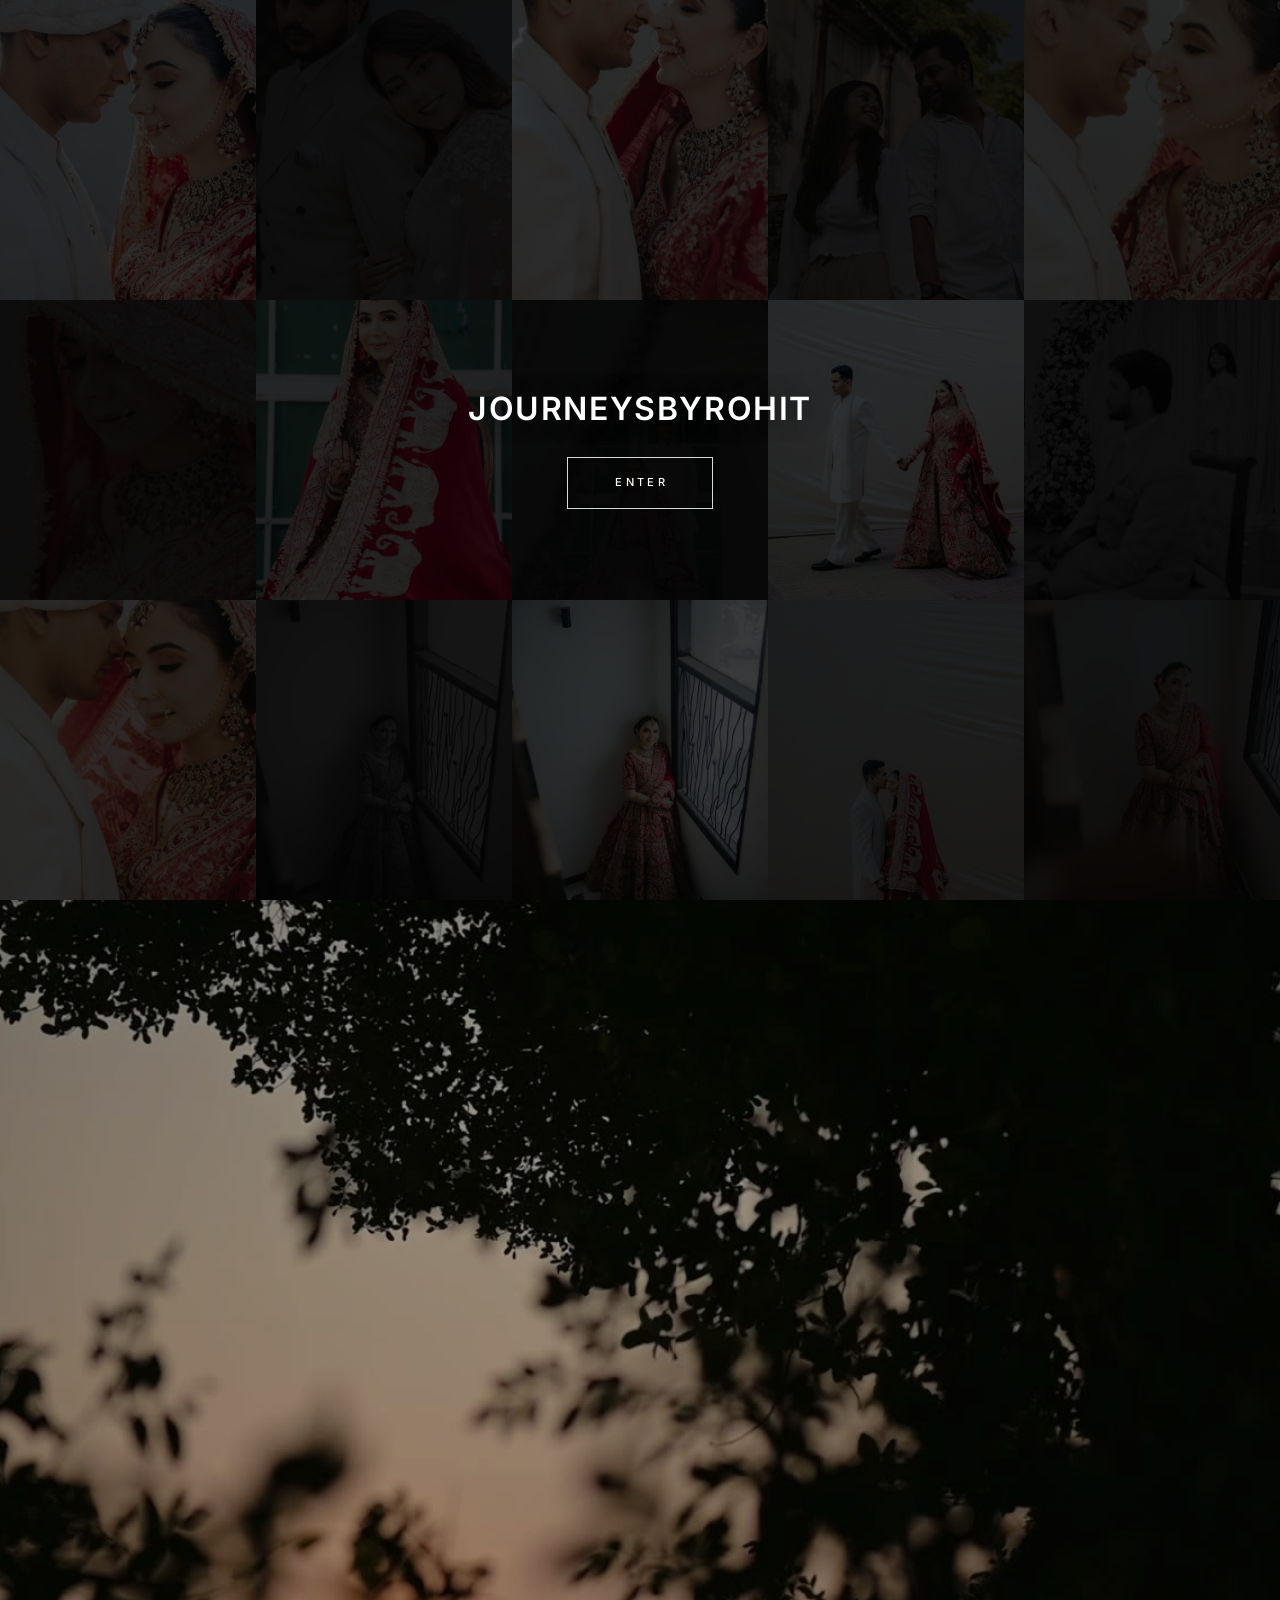
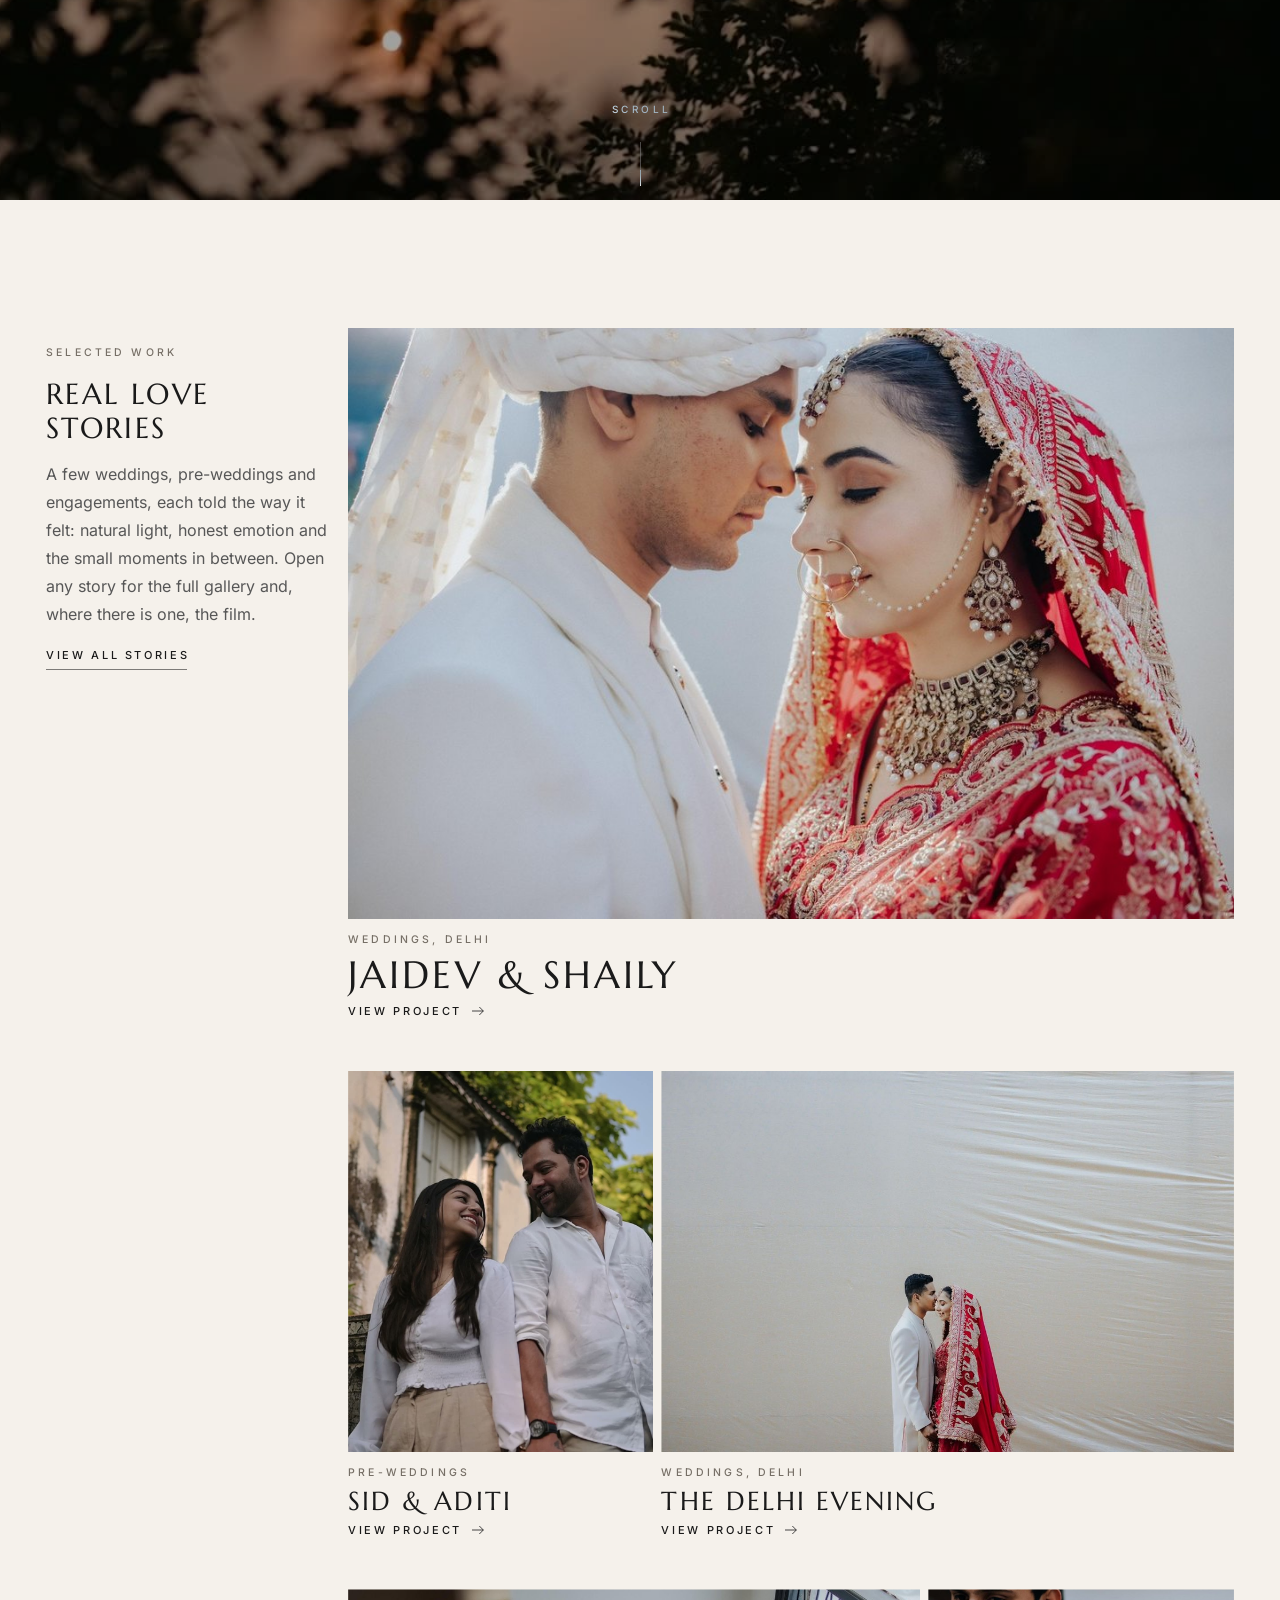
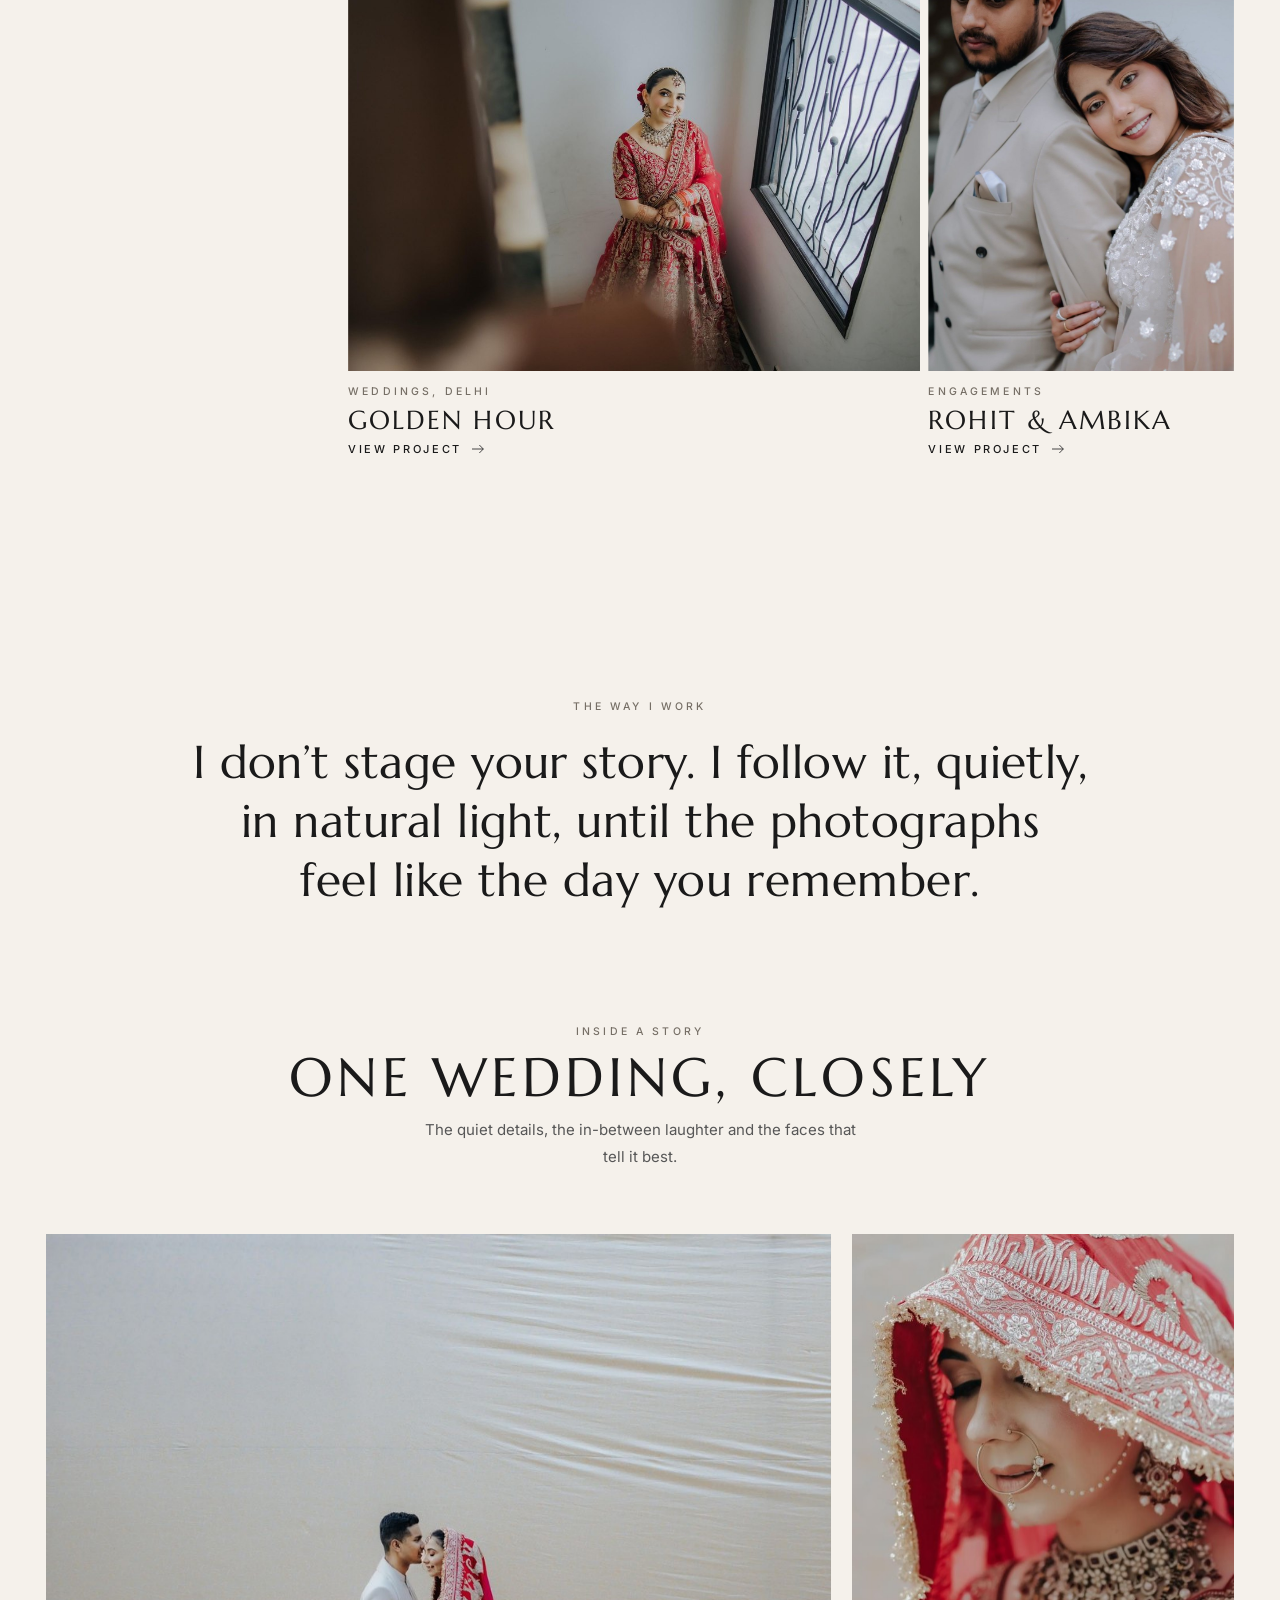
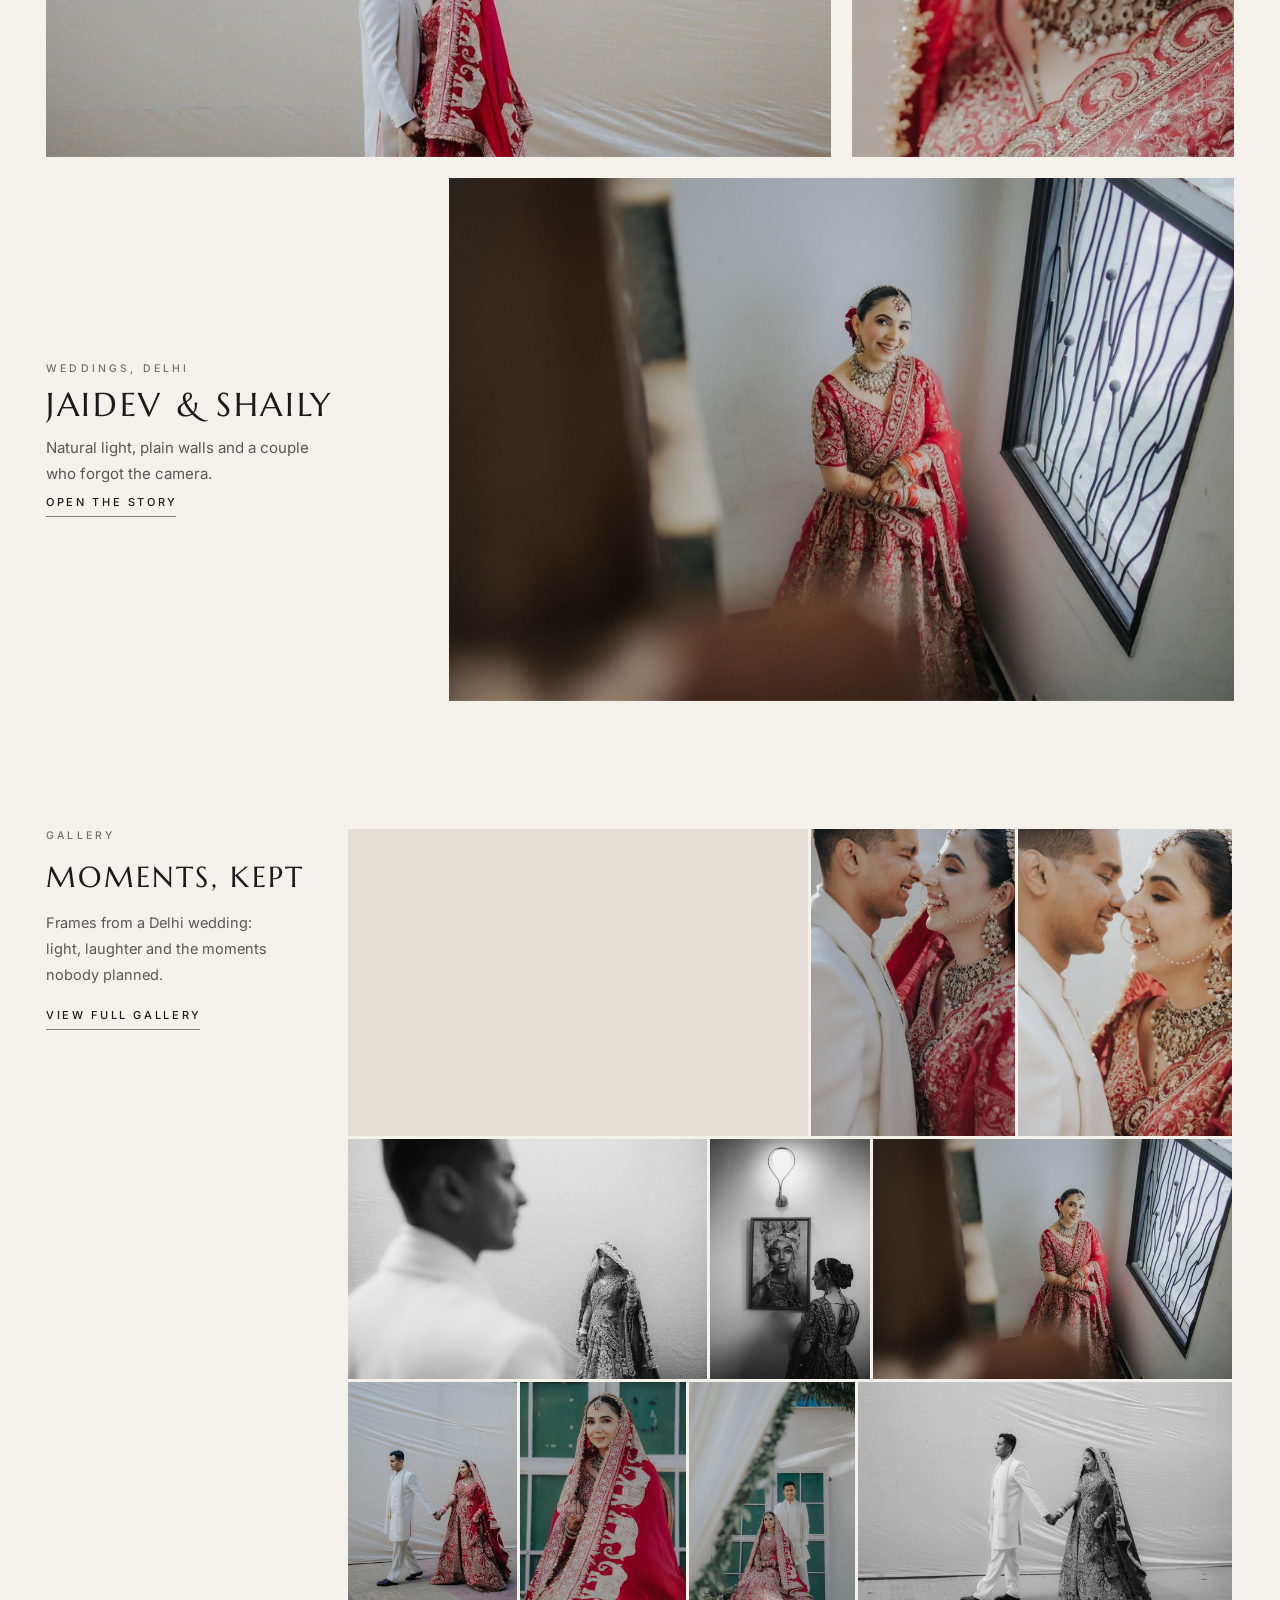
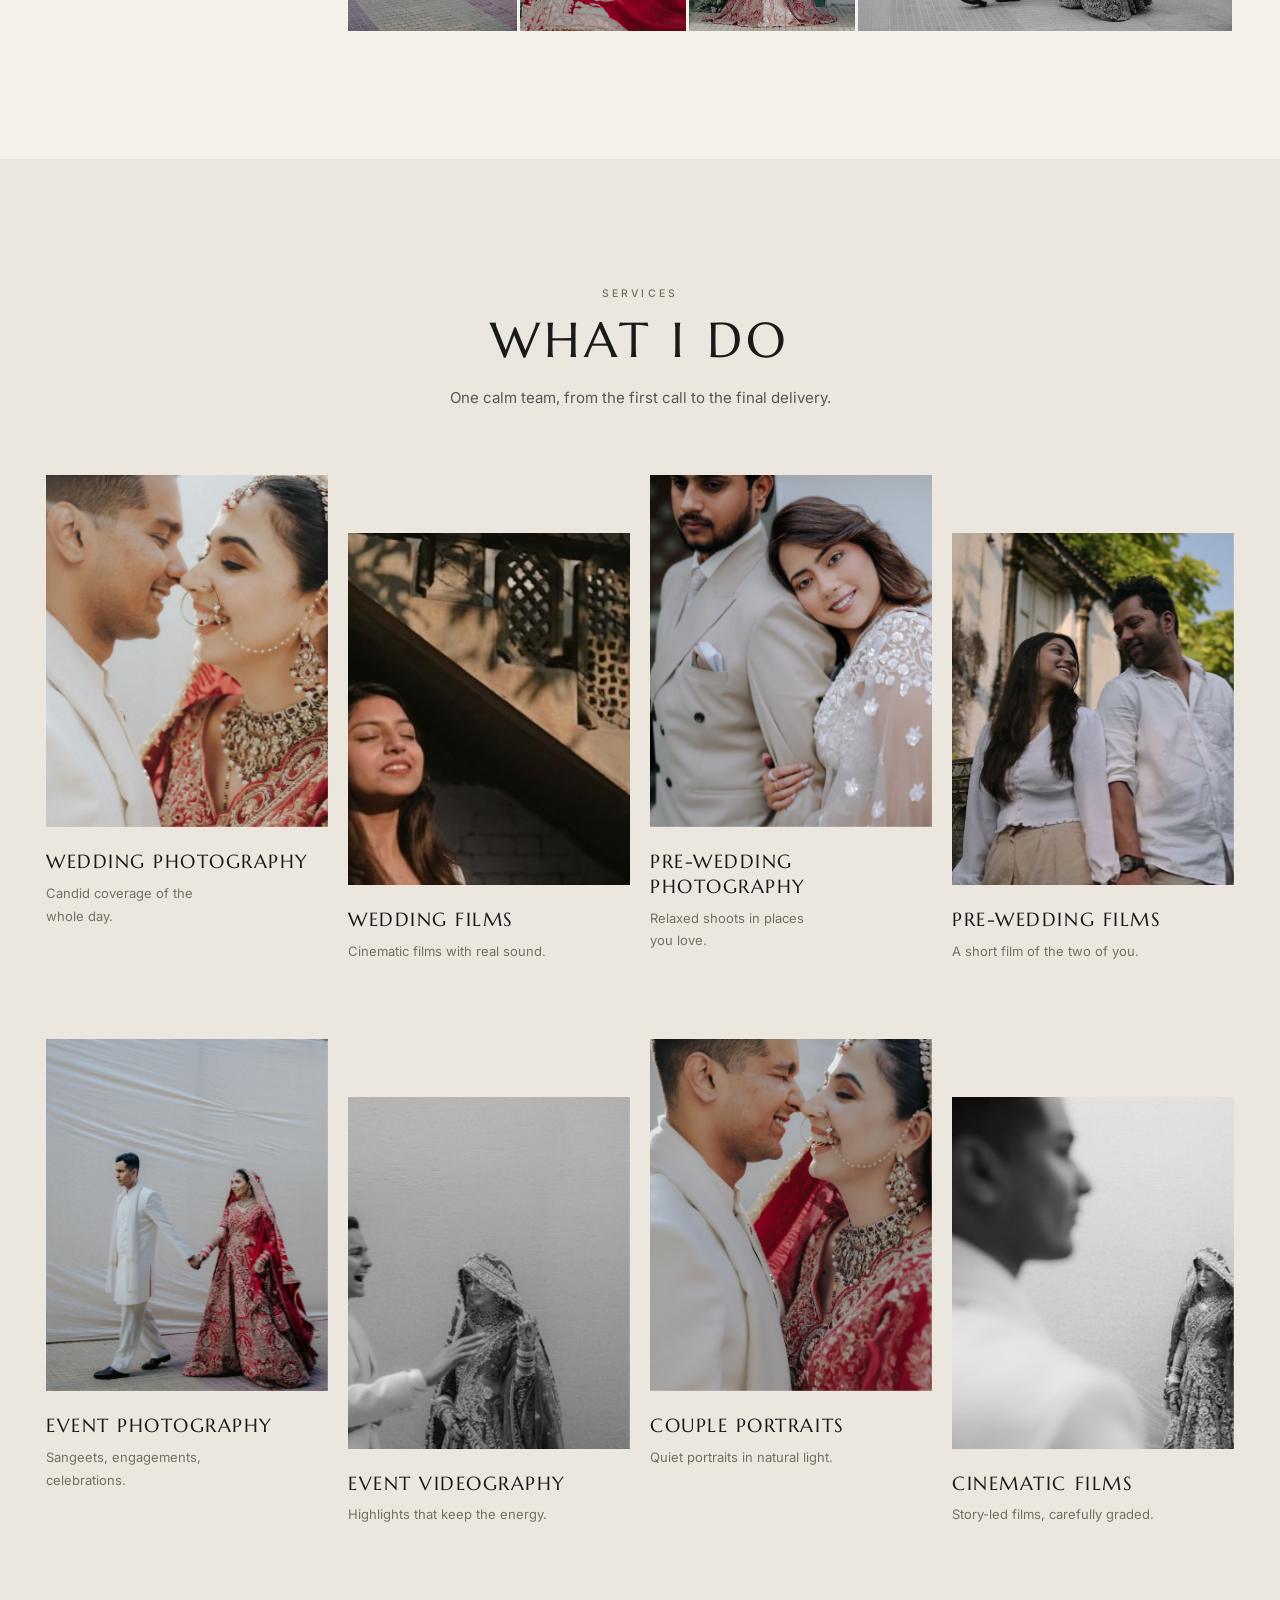
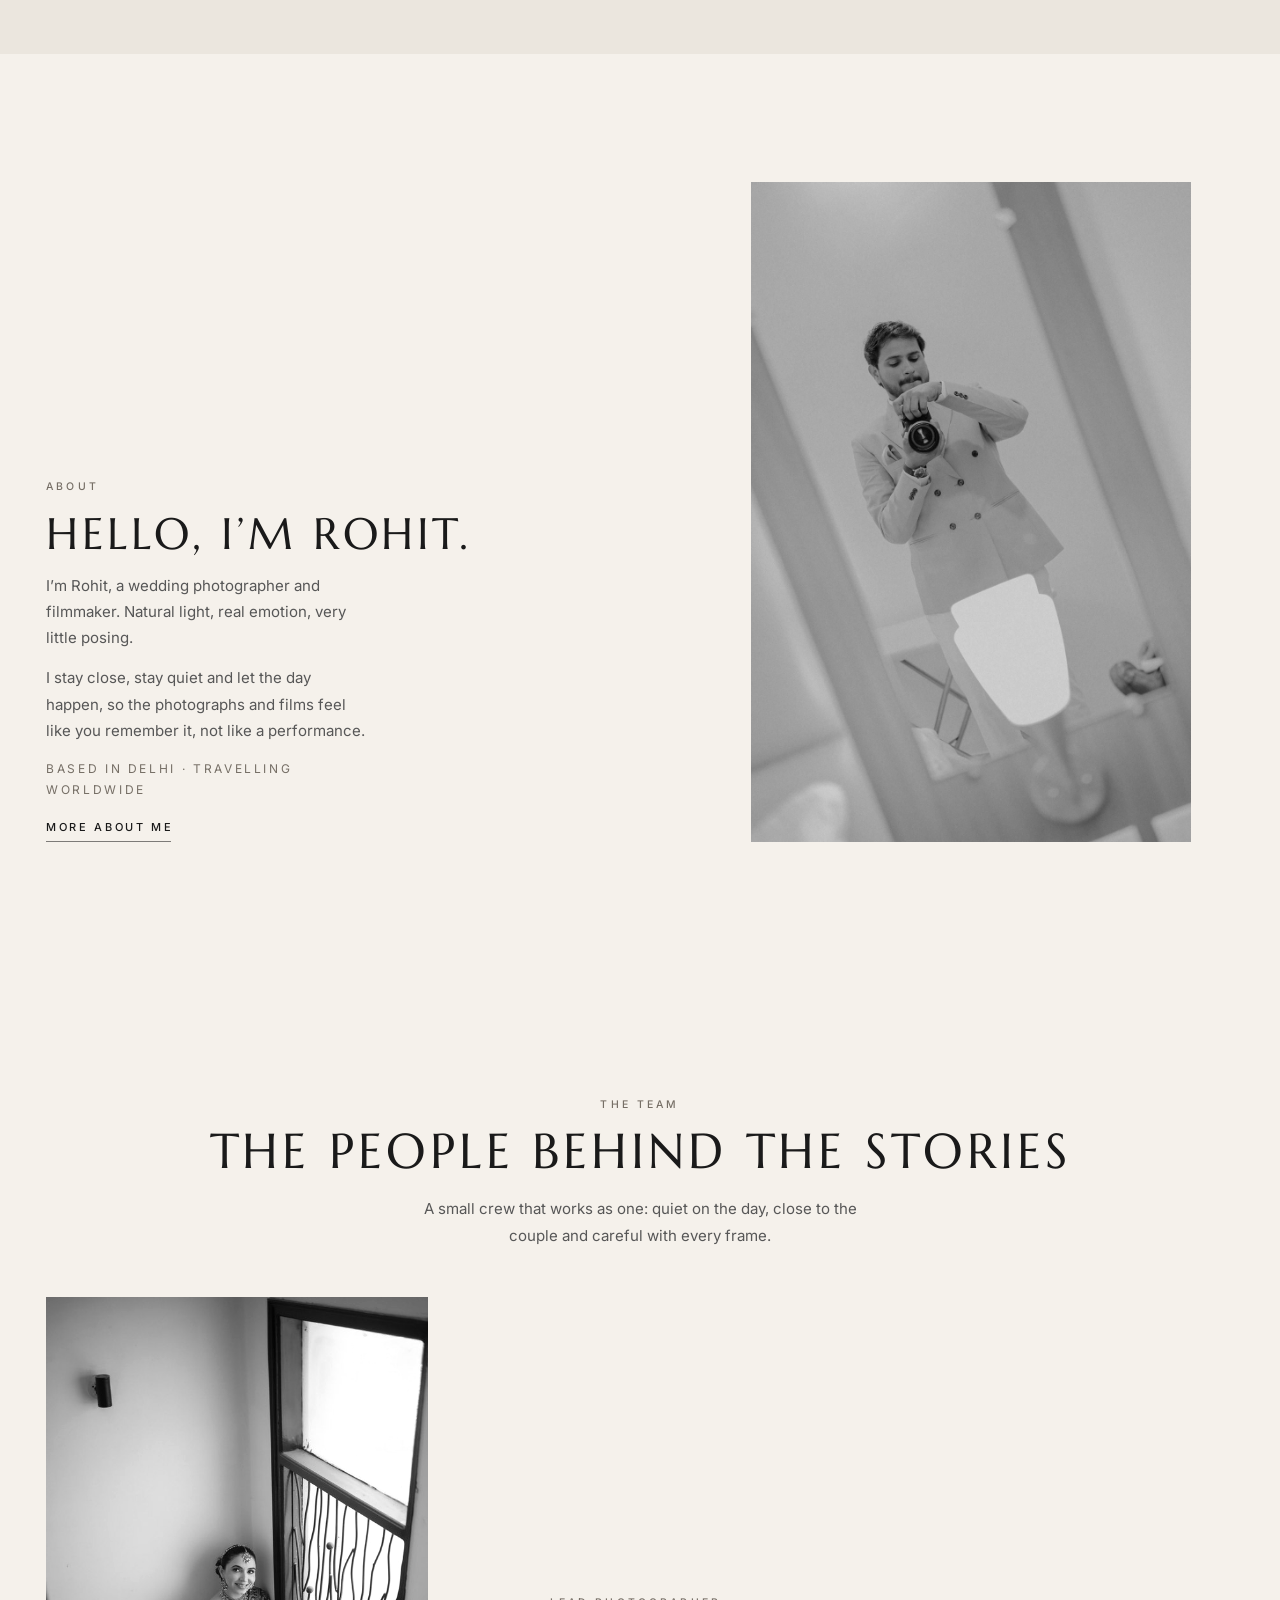
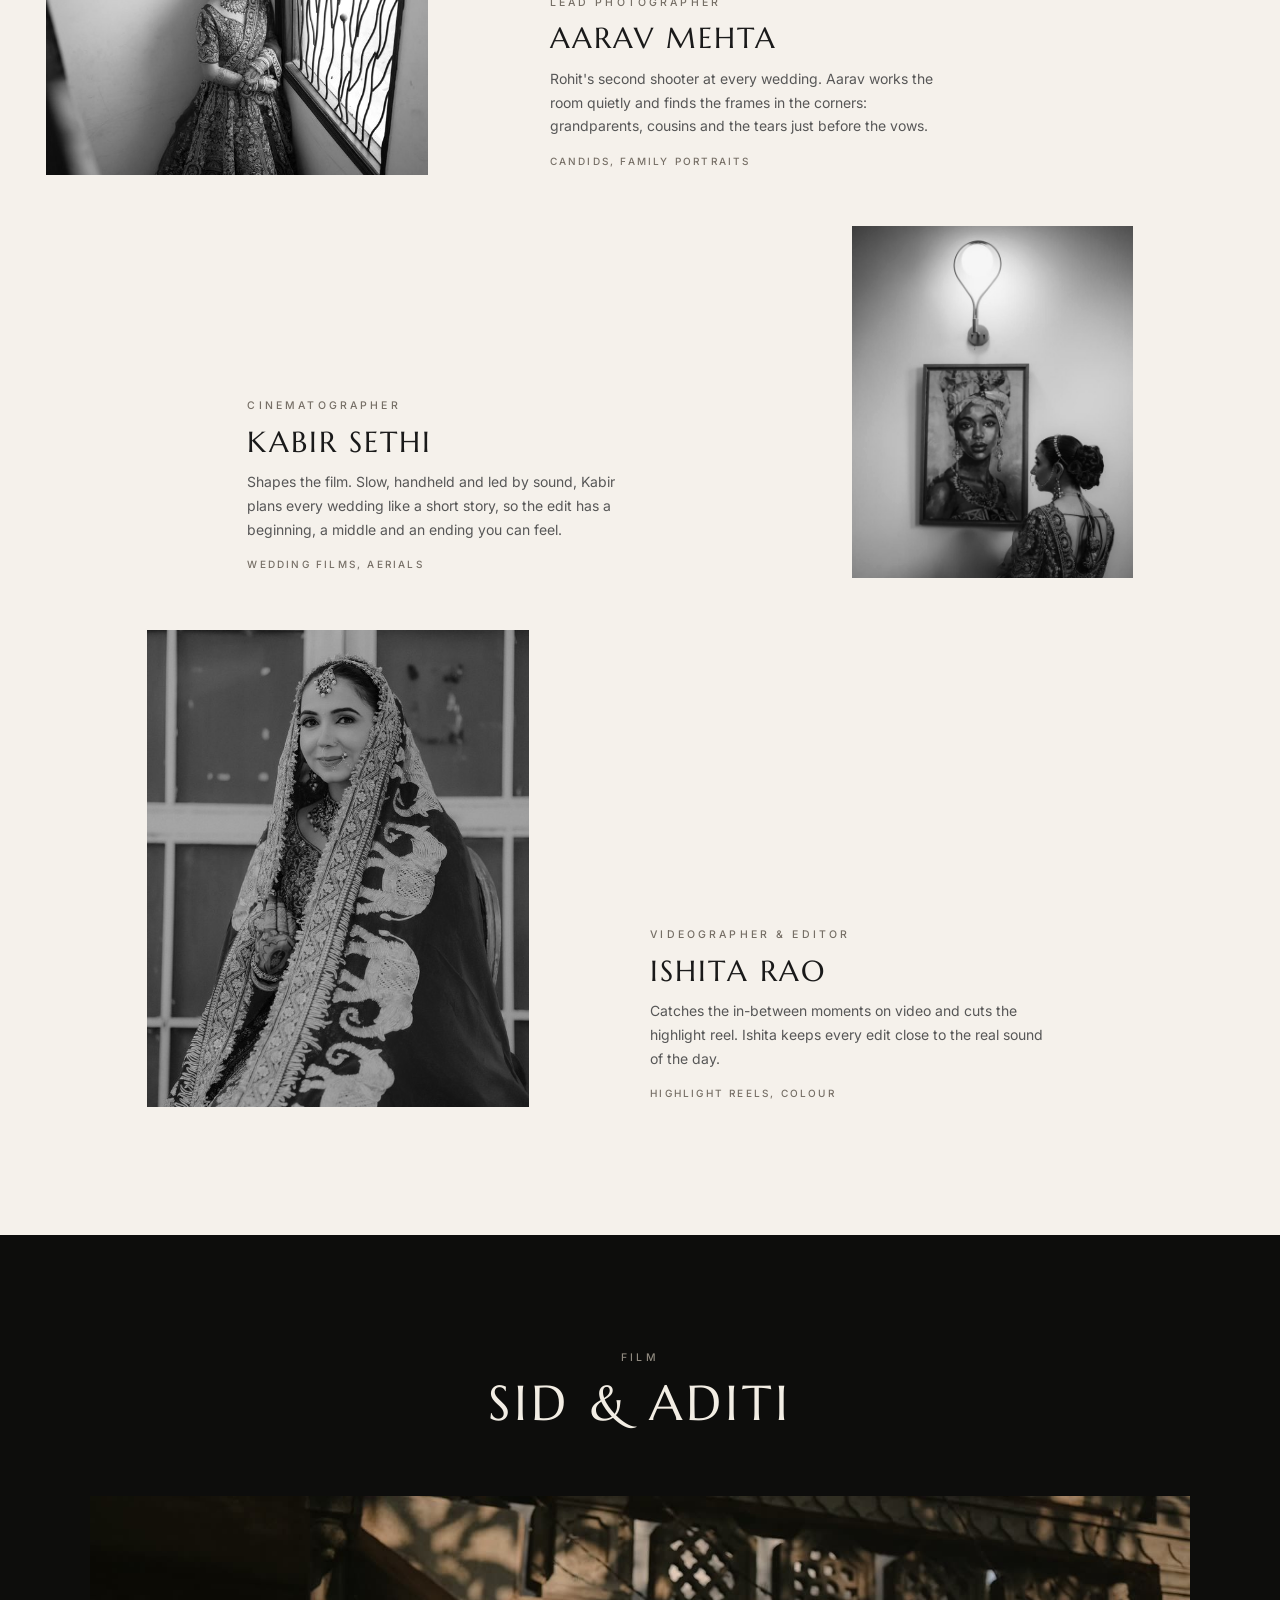
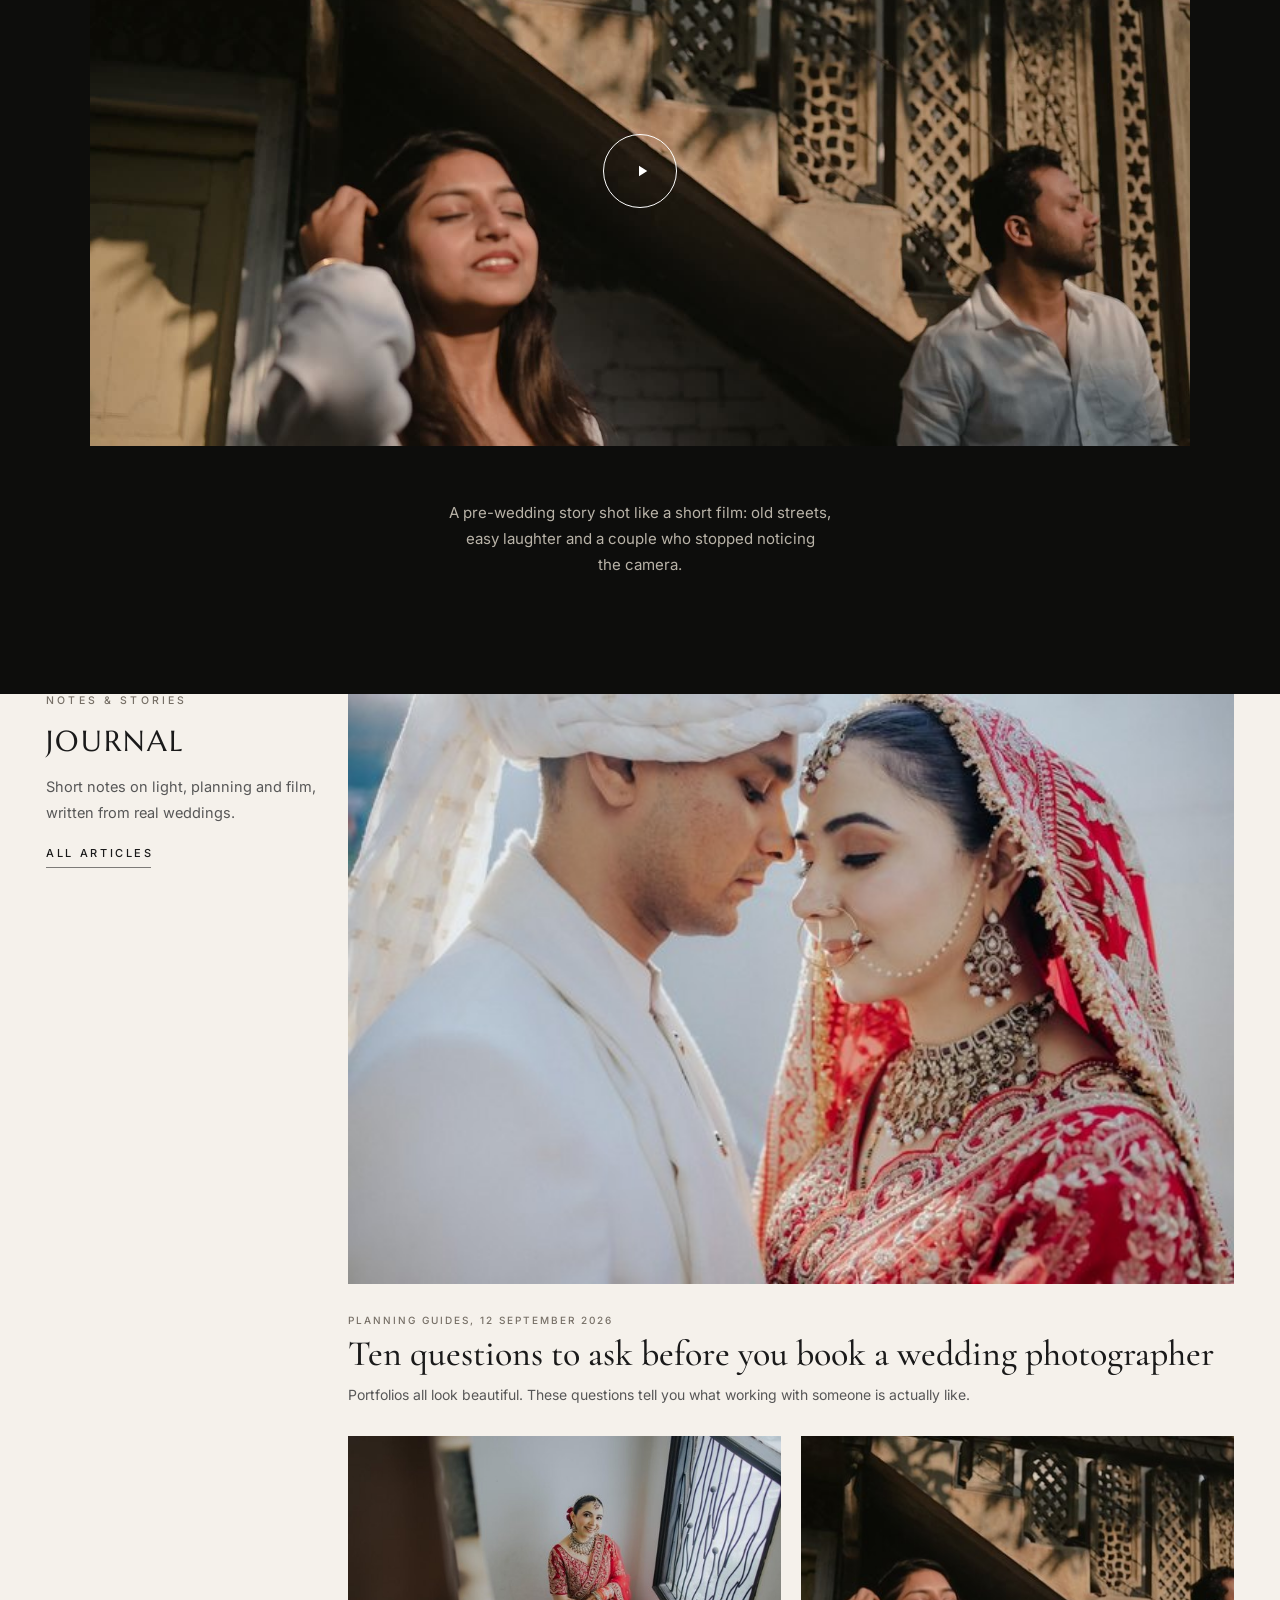
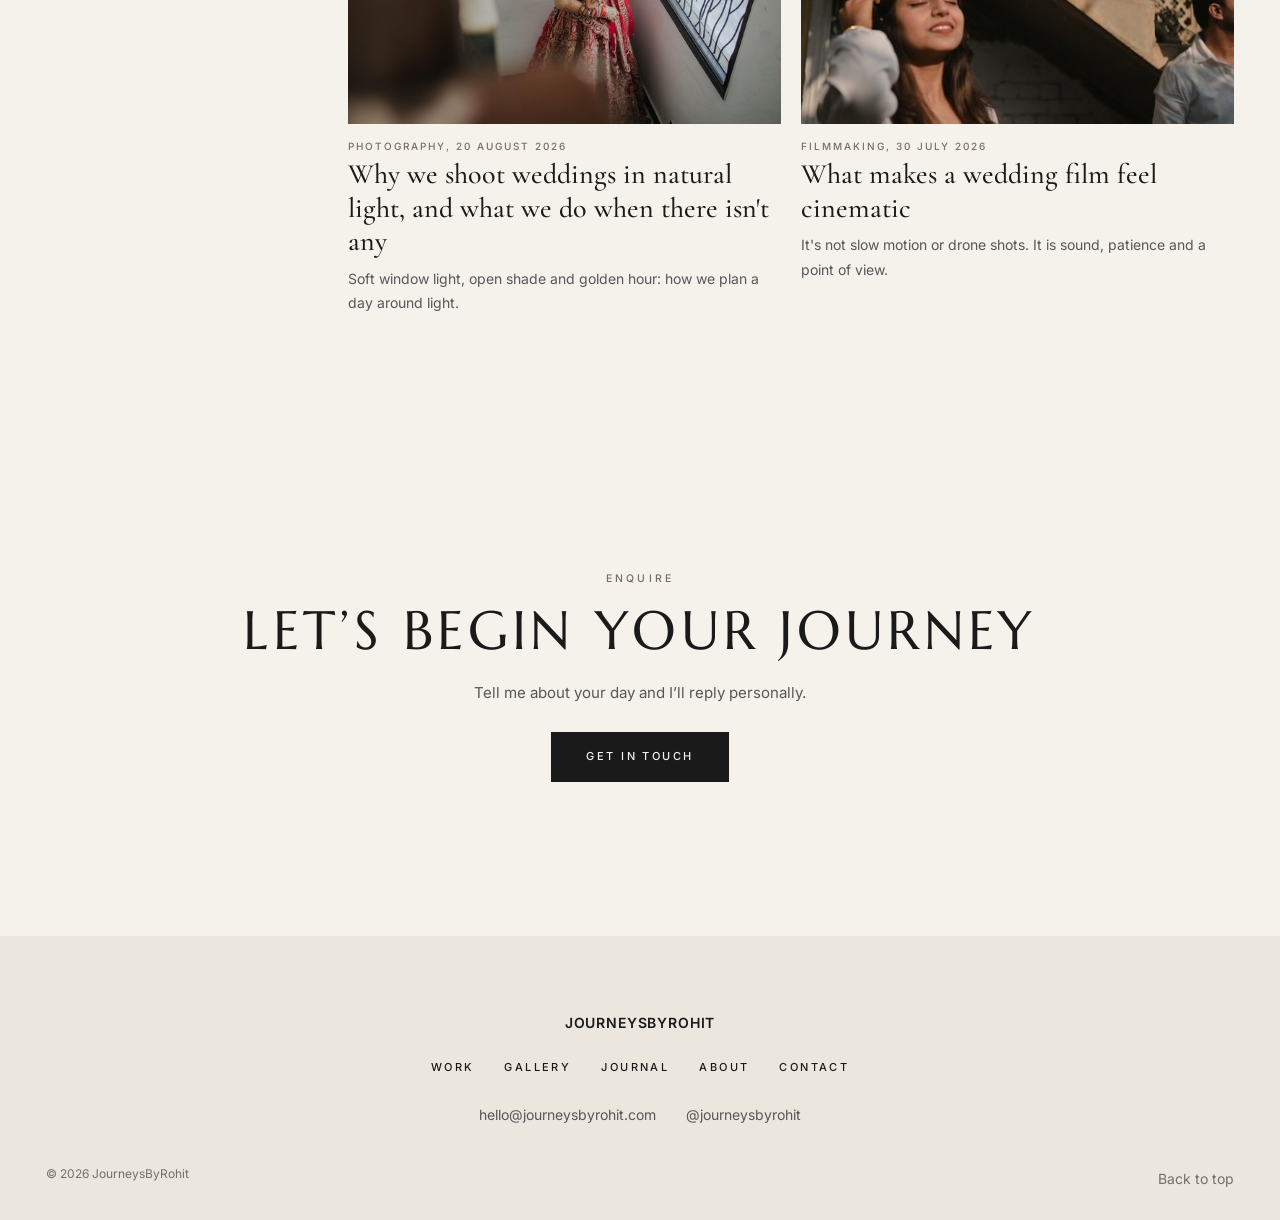
<file: index.html>
<!doctype html>
<html lang="en">
<head>
<meta charset="utf-8">
<meta name="viewport" content="width=device-width, initial-scale=1, viewport-fit=cover">
<title>JourneysByRohit: Wedding Photography & Films</title>
<meta name="description" content="Making films with love, for love. JourneysByRohit is a wedding photographer and filmmaker telling honest, cinematic love stories.">
<meta property="og:type" content="website">
<meta property="og:site_name" content="JourneysByRohit">
<meta property="og:title" content="JourneysByRohit: Wedding Photography & Films">
<meta property="og:description" content="Making films with love, for love. JourneysByRohit is a wedding photographer and filmmaker telling honest, cinematic love stories.">
<meta property="og:image" content="media/img/hero-poster.jpg">
<meta name="twitter:card" content="summary_large_image">
<meta name="theme-color" content="#f5f1eb">
<link rel="icon" href="data:image/svg+xml,%3Csvg xmlns='http://www.w3.org/2000/svg' viewBox='0 0 64 64'%3E%3Crect width='64' height='64' fill='%231a1a1a'/%3E%3Ctext x='32' y='43' font-family='Georgia,serif' font-size='30' text-anchor='middle' fill='%23f5f1eb'%3EJR%3C/text%3E%3C/svg%3E">
<link rel="preload" href="media/fonts/cormorant.woff2" as="font" type="font/woff2" crossorigin>
<link rel="preload" href="media/fonts/marcellus.woff2" as="font" type="font/woff2" crossorigin>
<link rel="preload" href="media/fonts/inter.woff2" as="font" type="font/woff2" crossorigin>
<link rel="preload" as="image" href="media/img/hero-poster.jpg" media="(min-width:721px)" fetchpriority="high">
<link rel="preload" as="image" href="media/img/hero-poster.jpg" media="(max-width:720px)" fetchpriority="high">
<link rel="stylesheet" href="css/style.css?v=370">
<script defer src="js/dims.js?v=370"></script>
<script defer src="js/data.js?v=370"></script>
<script defer src="js/main.js?v=370"></script>
</head>
<body data-page="home" id="top">
<main>

<section class="hero" aria-label="Wedding film"><a class="hero-scroll" href="#work" aria-label="Scroll to selected work"><span>Scroll</span></a></section>

<section class="sec wrap" id="work">
  <h1 class="sr">JourneysByRohit, wedding photography and films</h1>
  <div id="selected"></div>
</section>

<section class="statement wrap">
  <p class="label">The way I work</p>
  <p class="big">I don&rsquo;t stage your story. I follow it, quietly, in natural light, until the photographs feel like the day you remember.</p>
</section>

<section class="sec wrap" style="padding-top:0">
  <div class="showcase-head"><p class="label">Inside a story</p><h2 class="title">One wedding, closely</h2><p class="lead">The quiet details, the in-between laughter and the faces that tell it best.</p></div>
  <div id="showcase"></div>
</section>

<section class="sec wrap" style="padding-top:0">
  <div class="sp">
    <div class="sp-intro"><p class="label">Gallery</p><h2 class="title">Moments, kept</h2><p class="lead">Frames from a Delhi wedding: light, laughter and the moments nobody planned.</p><a class="link" href="gallery.html">View full gallery</a></div>
    <div class="sp-body"><div class="jgal" id="homeGallery"></div></div>
  </div>
</section>

<section class="band">
  <div class="sec wrap">
    <div class="sec-head"><p class="label">Services</p><h2 class="title">What I do</h2><p class="lead">One calm team, from the first call to the final delivery.</p></div>
    <div class="svc-grid" id="services"></div>
  </div>
</section>

<section class="sec wrap" id="story">
  <div class="story-grid">
    <div class="story-im" id="storyImg"></div>
    <div class="story-txt">
      <p class="label">About</p>
      <h2>Hello, I&rsquo;m Rohit.</h2>
      <p>I&rsquo;m Rohit, a wedding photographer and filmmaker. Natural light, real emotion, very little posing.</p>
      <p>I stay close, stay quiet and let the day happen, so the photographs and films feel like you remember it, not like a performance.</p>
      <p class="place">Based in Delhi &middot; Travelling worldwide</p>
      <a class="link" href="about.html" style="margin-top:8px">More about me</a>
    </div>
  </div>
</section>

<section class="sec wrap team-sec">
  <div class="sec-head"><p class="label">The team</p><h2 class="title">The people behind the stories</h2><p class="lead">A small crew that works as one: quiet on the day, close to the couple and careful with every frame.</p></div>
  <div class="team" id="team"></div>
</section>

<section class="dark-band">
 <div class="sec wrap">
  <div class="sec-head"><p class="label">Film</p><h2 class="title">Sid &amp; Aditi</h2></div>
  <div class="reel" id="reel" role="button" tabindex="0" aria-label="Play the pre-wedding film"></div>
  <div class="film-cap"><p>A pre-wedding story shot like a short film: old streets, easy laughter and a couple who stopped noticing the camera.</p></div>
 </div>
</section>

<section class="sec wrap" style="padding-top:0">
  <div class="sp">
    <div class="sp-intro"><p class="label">Notes &amp; stories</p><h2 class="title">Journal</h2><p class="lead">Short notes on light, planning and film, written from real weddings.</p><a class="link" href="blog.html">All articles</a></div>
    <div class="sp-body"><div id="journal"></div></div>
  </div>
</section>

<section class="sec wrap cta">
  <p class="label" style="margin-bottom:14px">Enquire</p>
  <h2 class="title">Let&rsquo;s begin your journey</h2>
  <p class="lead">Tell me about your day and I&rsquo;ll reply personally.</p>
  <p style="margin-top:26px"><a class="btn" href="contact.html">Get in touch</a></p>
</section>
</main>
<div id="footer"></div>
</body>
</html>
</file>
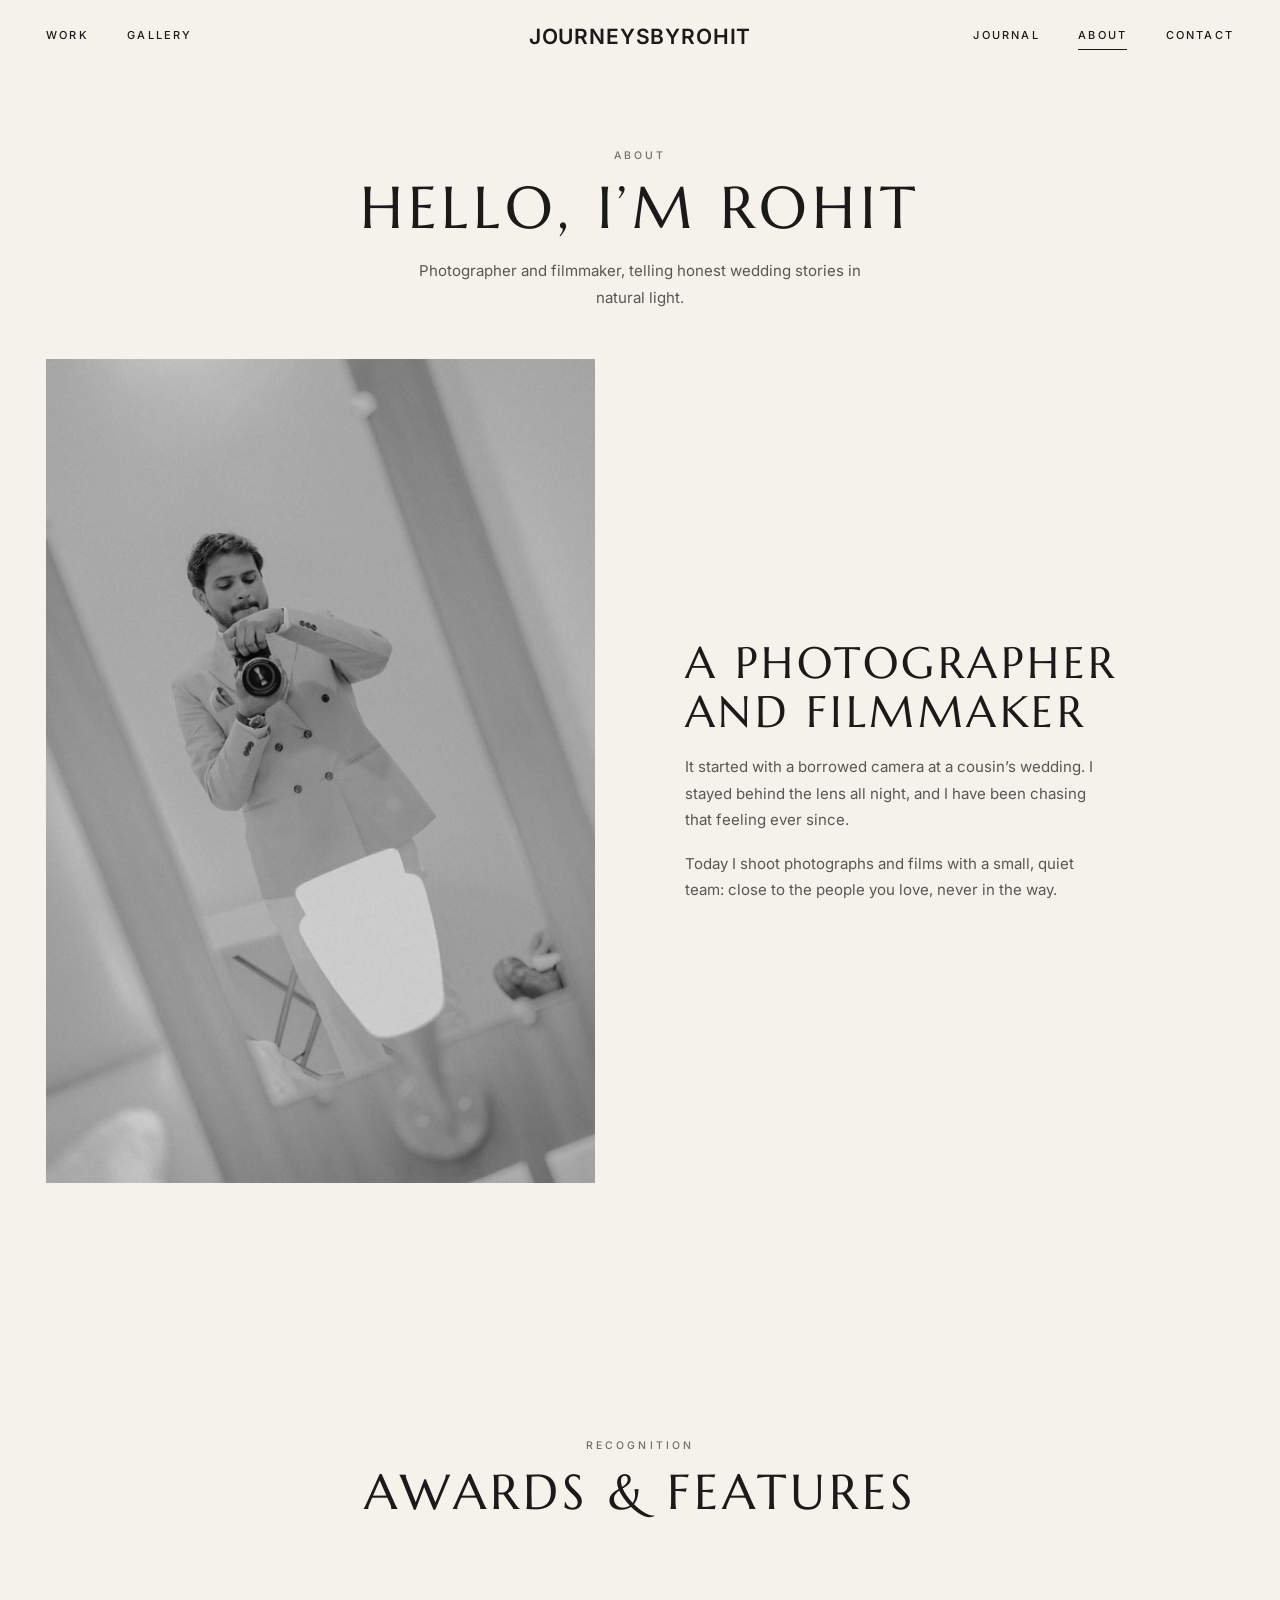
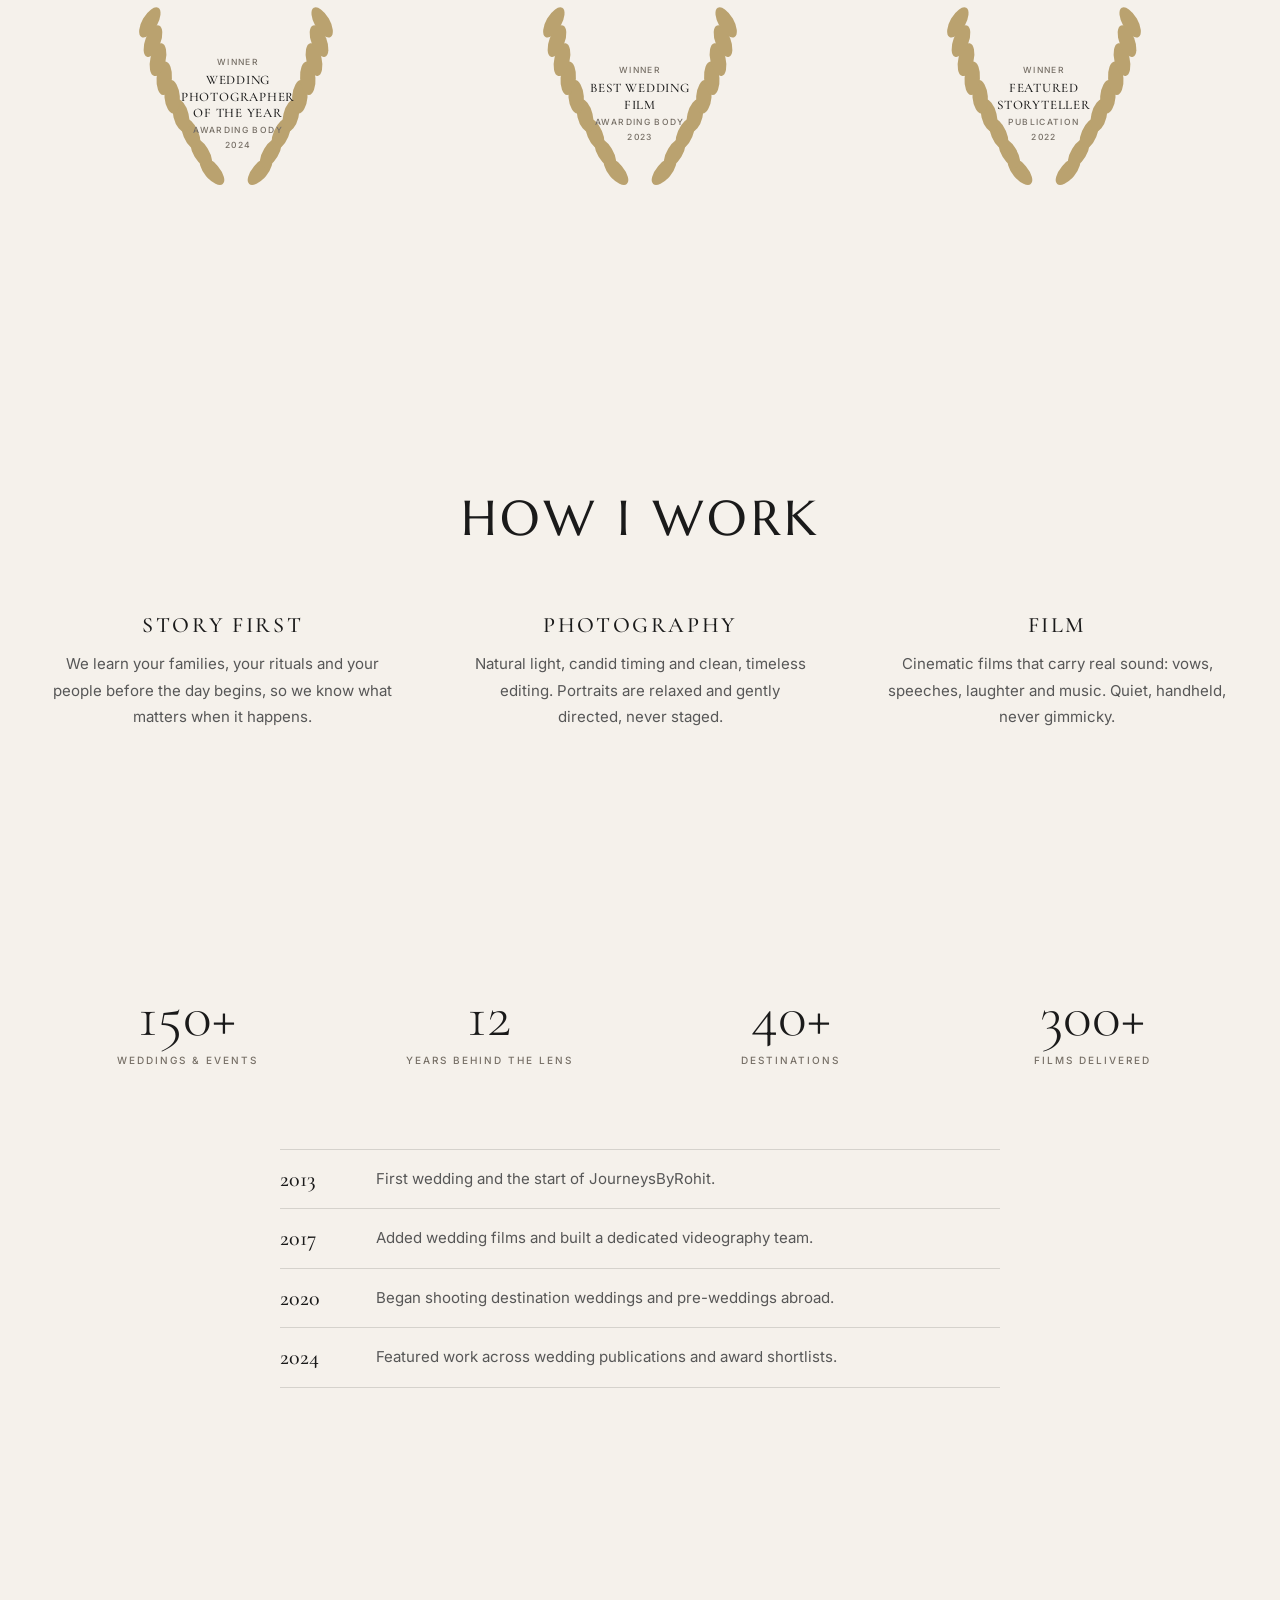
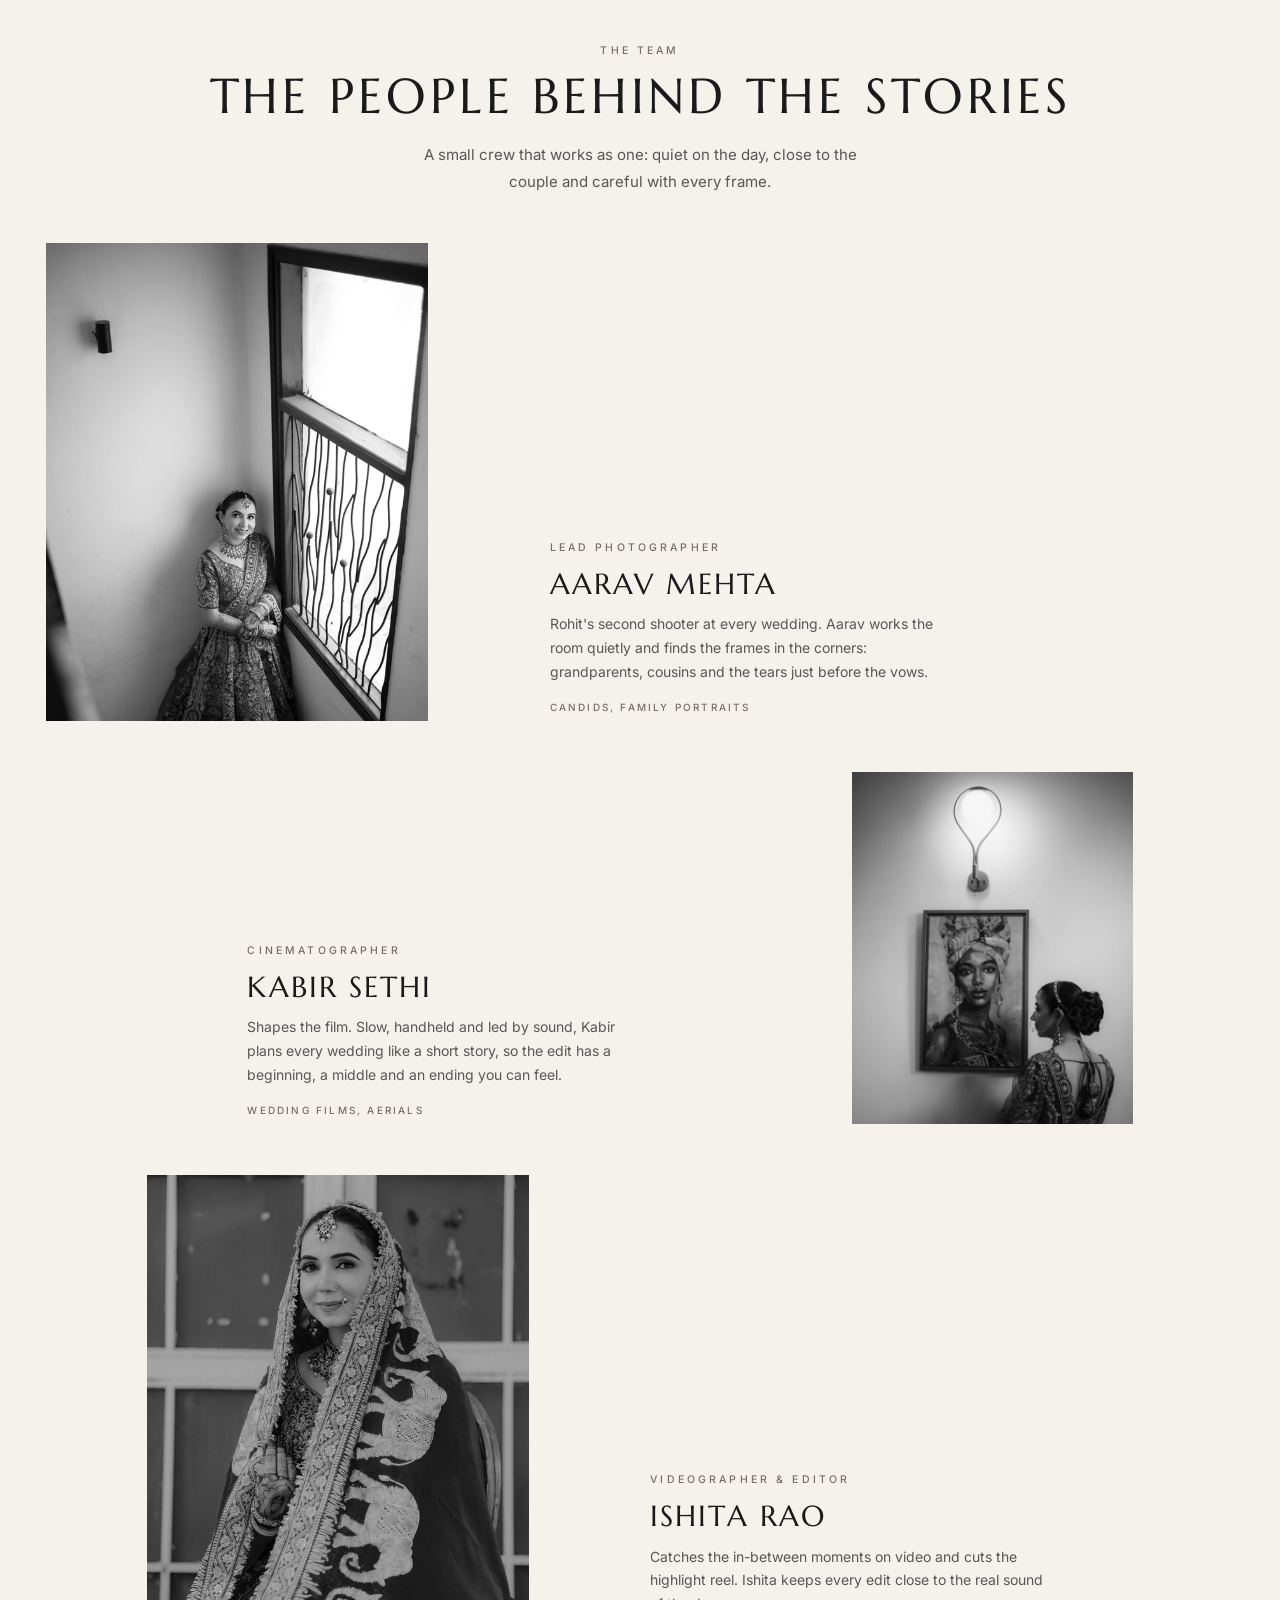
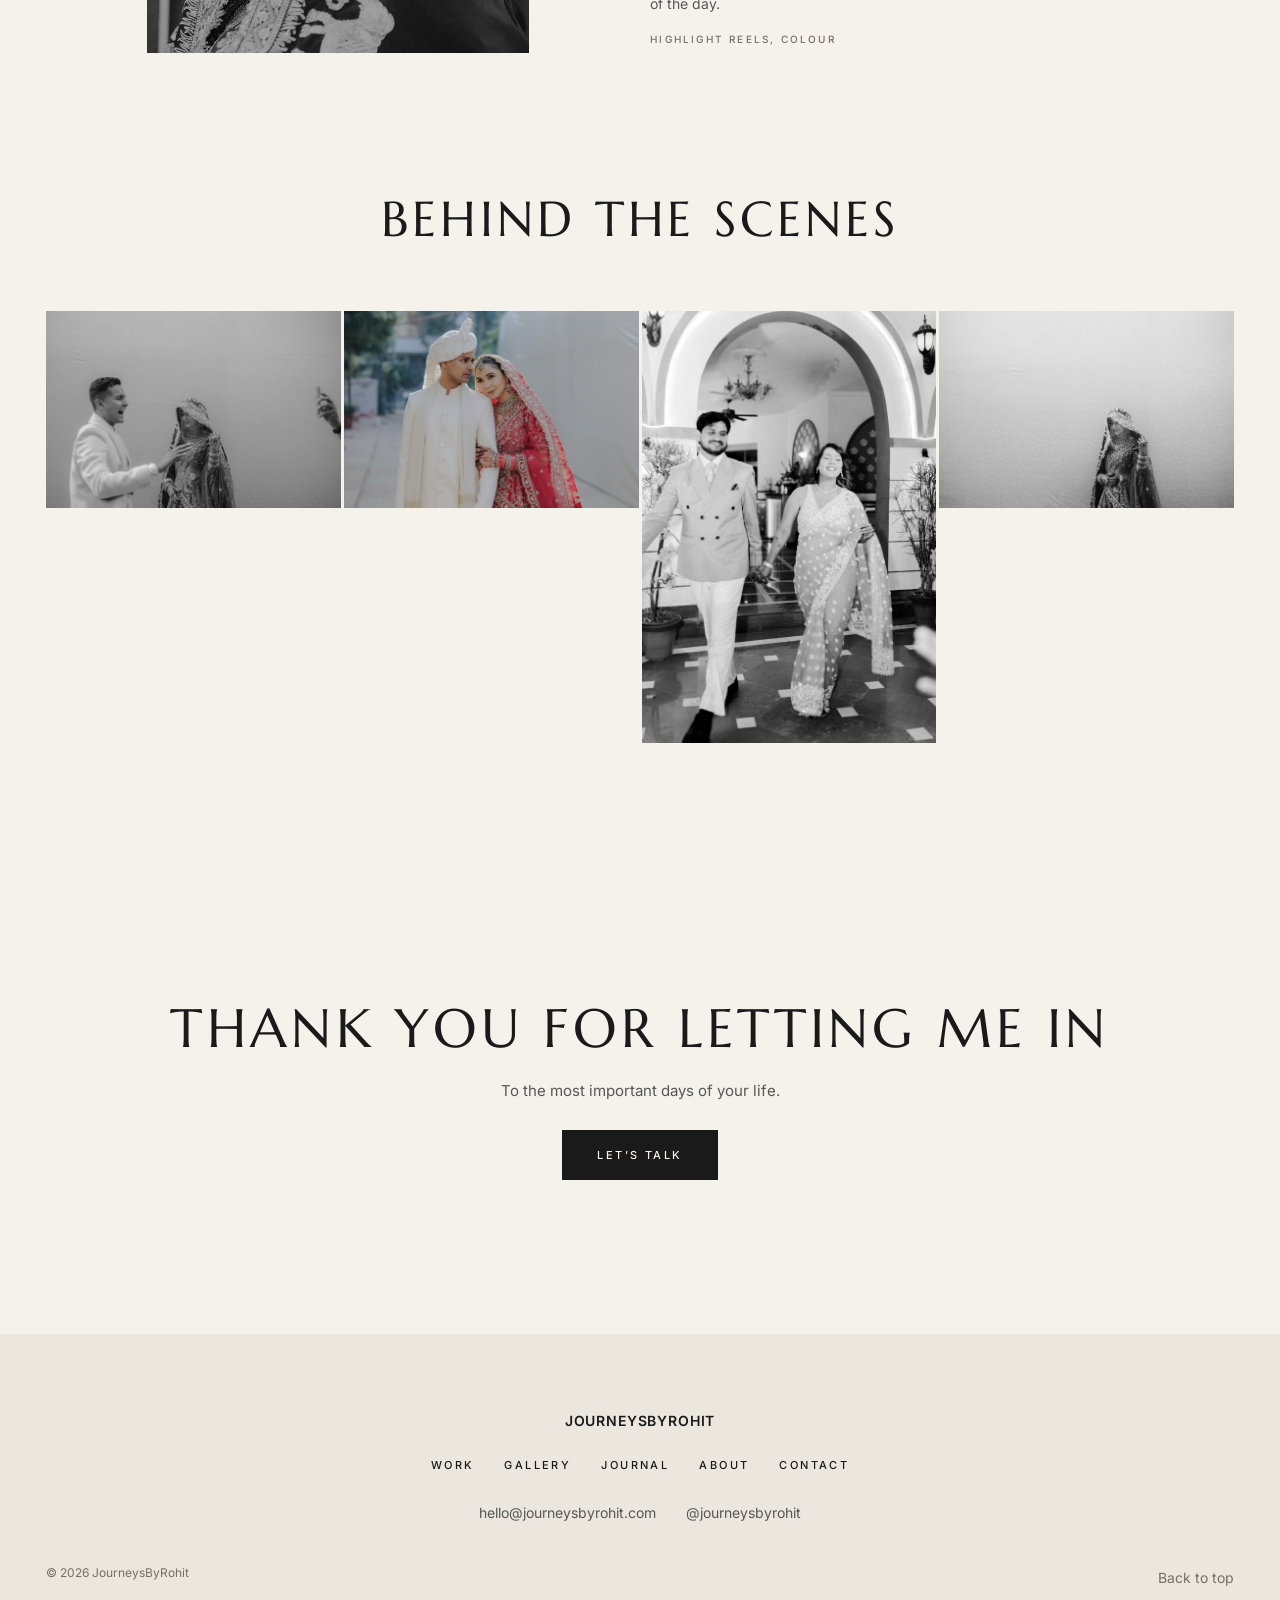
<file: about.html>
<!doctype html>
<html lang="en">
<head>
<meta charset="utf-8">
<meta name="viewport" content="width=device-width, initial-scale=1, viewport-fit=cover">
<title>About — JourneysByRohit</title>
<meta name="description" content="Meet Rohit, the photographer and filmmaker behind JourneysByRohit.">
<meta property="og:type" content="website">
<meta property="og:site_name" content="JourneysByRohit">
<meta property="og:title" content="About — JourneysByRohit">
<meta property="og:description" content="Meet Rohit, the photographer and filmmaker behind JourneysByRohit.">
<meta property="og:image" content="media/img/hero-poster.jpg">
<meta name="twitter:card" content="summary_large_image">
<meta name="theme-color" content="#f5f1eb">
<link rel="icon" href="data:image/svg+xml,%3Csvg xmlns='http://www.w3.org/2000/svg' viewBox='0 0 64 64'%3E%3Crect width='64' height='64' fill='%231a1a1a'/%3E%3Ctext x='32' y='43' font-family='Georgia,serif' font-size='30' text-anchor='middle' fill='%23f5f1eb'%3EJR%3C/text%3E%3C/svg%3E">
<link rel="preload" href="media/fonts/cormorant.woff2" as="font" type="font/woff2" crossorigin>
<link rel="preload" href="media/fonts/marcellus.woff2" as="font" type="font/woff2" crossorigin>
<link rel="preload" href="media/fonts/inter.woff2" as="font" type="font/woff2" crossorigin>
<link rel="stylesheet" href="css/style.css?v=370">
<script defer src="js/dims.js?v=370"></script>
<script defer src="js/data.js?v=370"></script>
<script defer src="js/main.js?v=370"></script>
</head>
<body data-page="about" id="top">
<main>

<header class="page-head wrap"><p class="label">About</p><h1 class="title">Hello, I&rsquo;m Rohit</h1><p class="lead">Photographer and filmmaker, telling honest wedding stories in natural light.</p></header>

<section class="sec wrap" style="padding-top:0">
  <div class="split">
    <div class="im" data-ar style="--ar:.8"><div data-portrait style="display:contents"></div></div>
    <div class="copy">
      <h2 class="title left">A photographer and filmmaker</h2>
      <p>It started with a borrowed camera at a cousin&rsquo;s wedding. I stayed behind the lens all night, and I have been chasing that feeling ever since.</p>
      <p>Today I shoot photographs and films with a small, quiet team: close to the people you love, never in the way.</p>
    </div>
  </div>
</section>

<section class="sec wrap">
  <div class="sec-head"><p class="label">Recognition</p><h2 class="title">Awards &amp; features</h2></div>
  <div class="awards" id="awards"></div>
</section>

<section class="sec wrap">
  <div class="sec-head"><h2 class="title">How I work</h2></div>
  <div class="cols3">
    <article><h3>Story first</h3><p>We learn your families, your rituals and your people before the day begins, so we know what matters when it happens.</p></article>
    <article><h3>Photography</h3><p>Natural light, candid timing and clean, timeless editing. Portraits are relaxed and gently directed, never staged.</p></article>
    <article><h3>Film</h3><p>Cinematic films that carry real sound: vows, speeches, laughter and music. Quiet, handheld, never gimmicky.</p></article>
  </div>
</section>

<section class="sec wrap">
  <div class="stats" id="stats"></div>
  <ul class="timeline" style="margin-top:clamp(40px,6vw,80px)">
    <li><b>2013</b><span>First wedding and the start of JourneysByRohit.</span></li>
    <li><b>2017</b><span>Added wedding films and built a dedicated videography team.</span></li>
    <li><b>2020</b><span>Began shooting destination weddings and pre-weddings abroad.</span></li>
    <li><b>2024</b><span>Featured work across wedding publications and award shortlists.</span></li>
  </ul>
</section>

<section class="sec wrap team-sec">
  <div class="sec-head"><p class="label">The team</p><h2 class="title">The people behind the stories</h2><p class="lead">A small crew that works as one: quiet on the day, close to the couple and careful with every frame.</p></div>
  <div class="team" id="team"></div>
</section>

<section class="sec wrap" style="padding-top:0">
  <div class="sec-head"><h2 class="title">Behind the scenes</h2></div>
  <div class="bts" id="bts"></div>
</section>

<section class="sec wrap cta">
  <h2 class="title">Thank you for letting me in</h2>
  <p class="lead">To the most important days of your life.</p>
  <p style="margin-top:26px"><a class="btn" href="contact.html">Let&rsquo;s talk</a></p>
</section>
</main>
<div id="footer"></div>
</body>
</html>
</file>
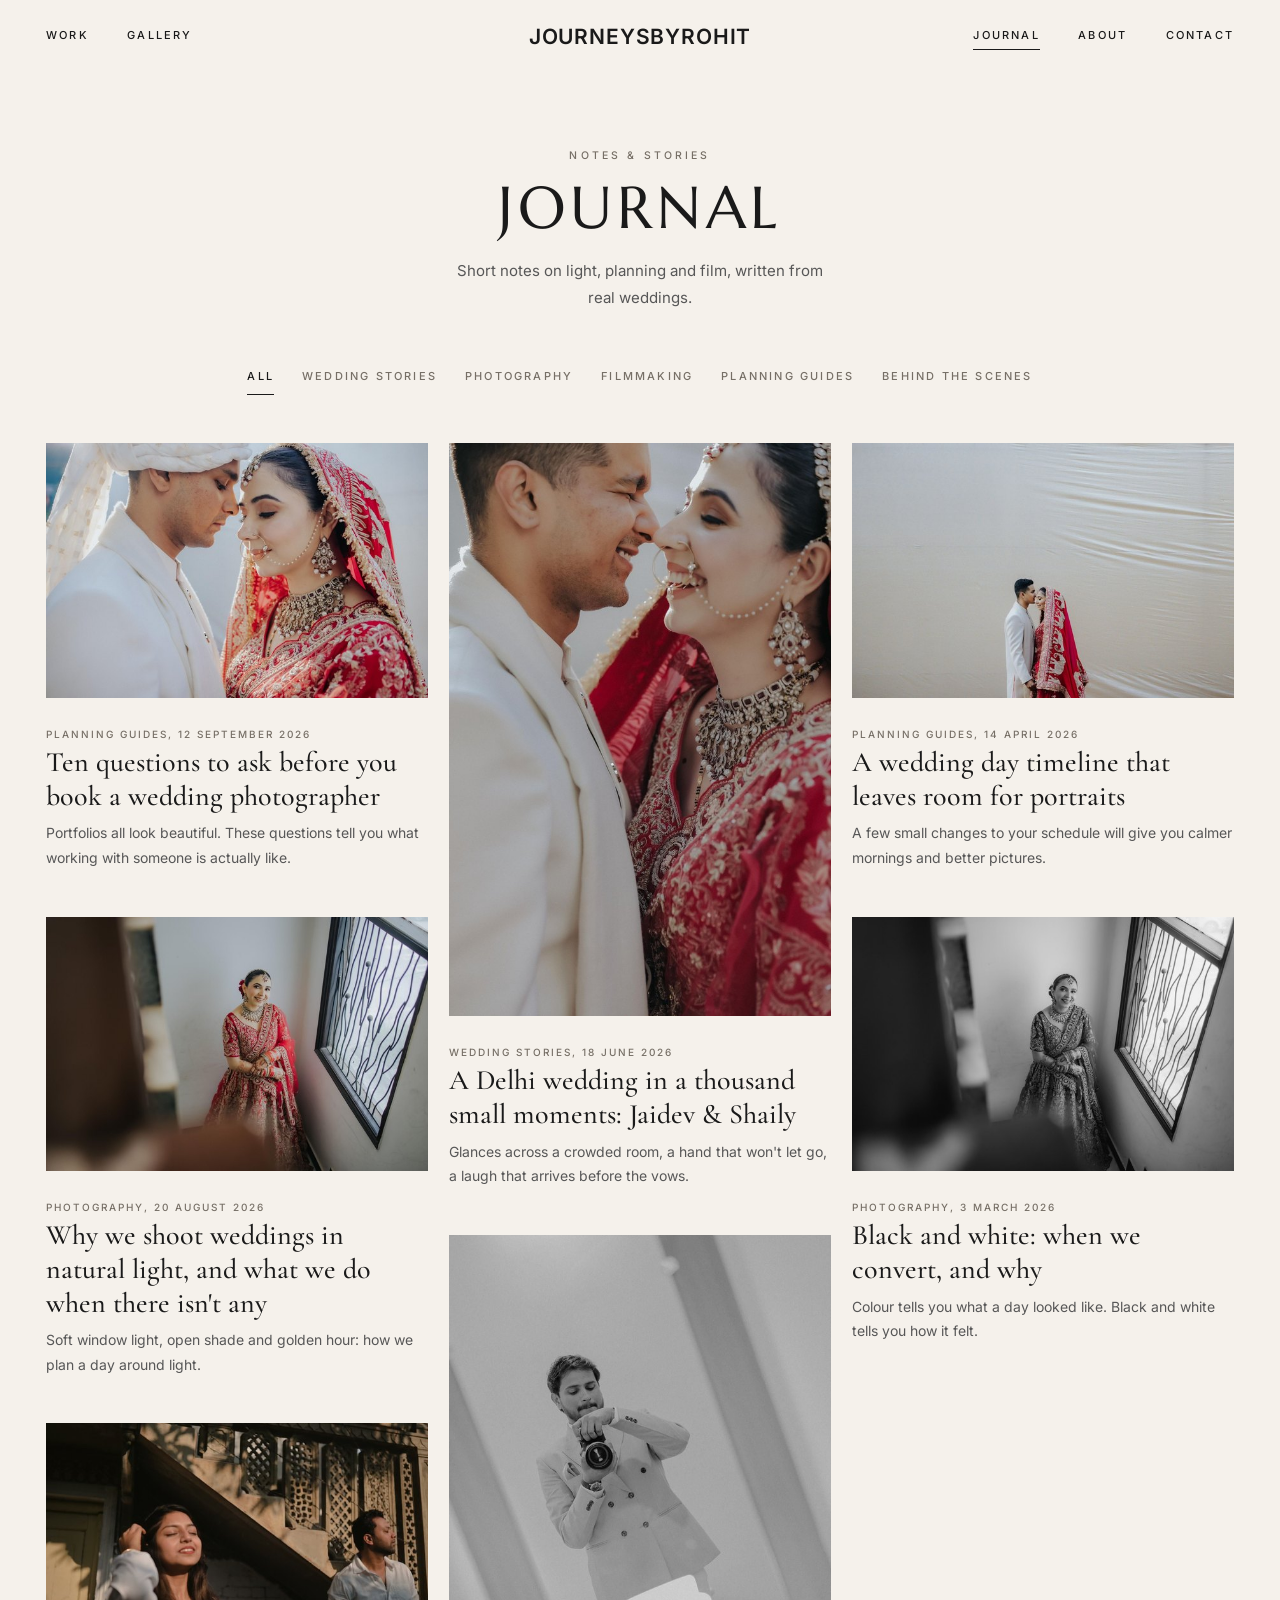
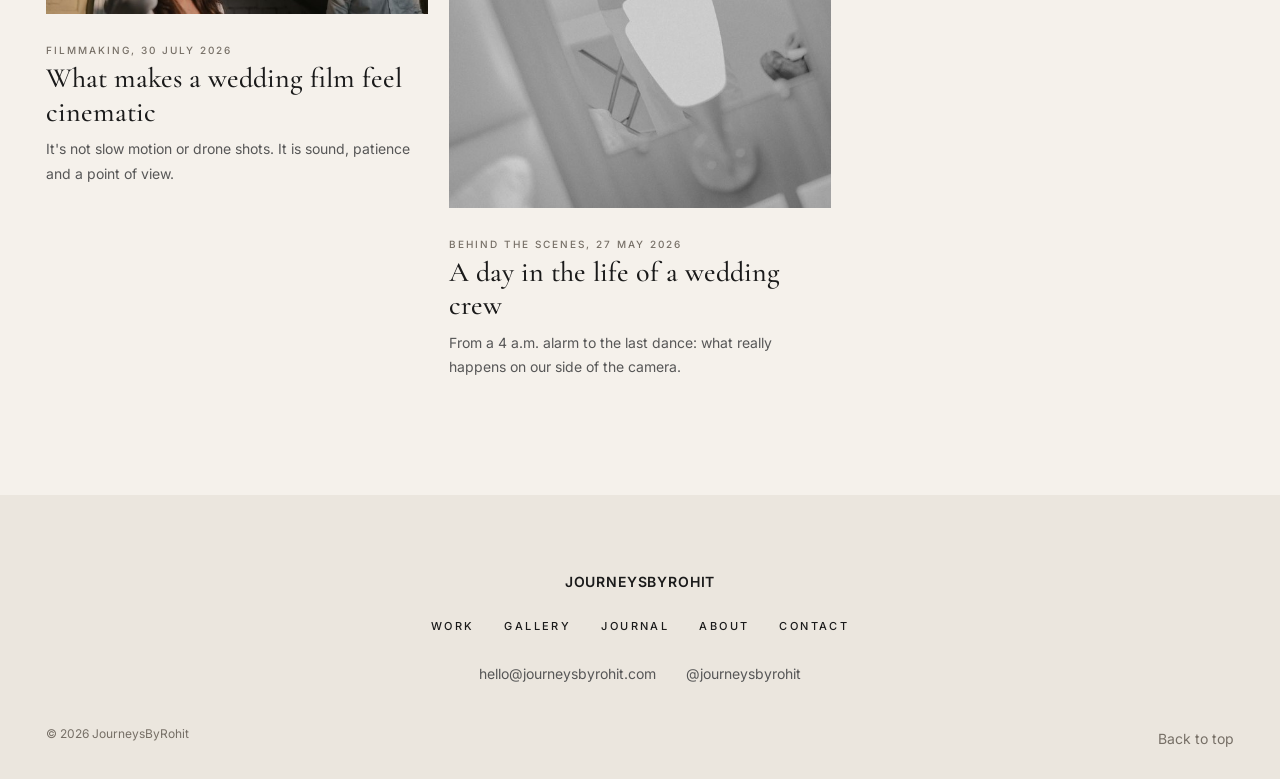
<file: blog.html>
<!doctype html>
<html lang="en">
<head>
<meta charset="utf-8">
<meta name="viewport" content="width=device-width, initial-scale=1, viewport-fit=cover">
<title>Journal — JourneysByRohit</title>
<meta name="description" content="Wedding stories, photography and filmmaking notes, and planning guides from JourneysByRohit.">
<meta property="og:type" content="website">
<meta property="og:site_name" content="JourneysByRohit">
<meta property="og:title" content="Journal — JourneysByRohit">
<meta property="og:description" content="Wedding stories, photography and filmmaking notes, and planning guides from JourneysByRohit.">
<meta property="og:image" content="media/img/hero-poster.jpg">
<meta name="twitter:card" content="summary_large_image">
<meta name="theme-color" content="#f5f1eb">
<link rel="icon" href="data:image/svg+xml,%3Csvg xmlns='http://www.w3.org/2000/svg' viewBox='0 0 64 64'%3E%3Crect width='64' height='64' fill='%231a1a1a'/%3E%3Ctext x='32' y='43' font-family='Georgia,serif' font-size='30' text-anchor='middle' fill='%23f5f1eb'%3EJR%3C/text%3E%3C/svg%3E">
<link rel="preload" href="media/fonts/cormorant.woff2" as="font" type="font/woff2" crossorigin>
<link rel="preload" href="media/fonts/marcellus.woff2" as="font" type="font/woff2" crossorigin>
<link rel="preload" href="media/fonts/inter.woff2" as="font" type="font/woff2" crossorigin>
<link rel="stylesheet" href="css/style.css?v=370">
<script defer src="js/dims.js?v=370"></script>
<script defer src="js/data.js?v=370"></script>
<script defer src="js/main.js?v=370"></script>
</head>
<body data-page="blog" id="top">
<main>

<header class="page-head wrap"><p class="label">Notes &amp; stories</p><h1 class="title">Journal</h1><p class="lead">Short notes on light, planning and film, written from real weddings.</p></header>
<section class="wrap" style="padding-bottom:clamp(60px,9vw,120px)">
  <div class="tabs" id="postTabs" role="group" aria-label="Filter articles"></div>
  <div class="cards" id="postGrid"></div>
  <p class="empty" id="postEmpty">Nothing here yet.</p>
</section>
</main>
<div id="footer"></div>
</body>
</html>
</file>
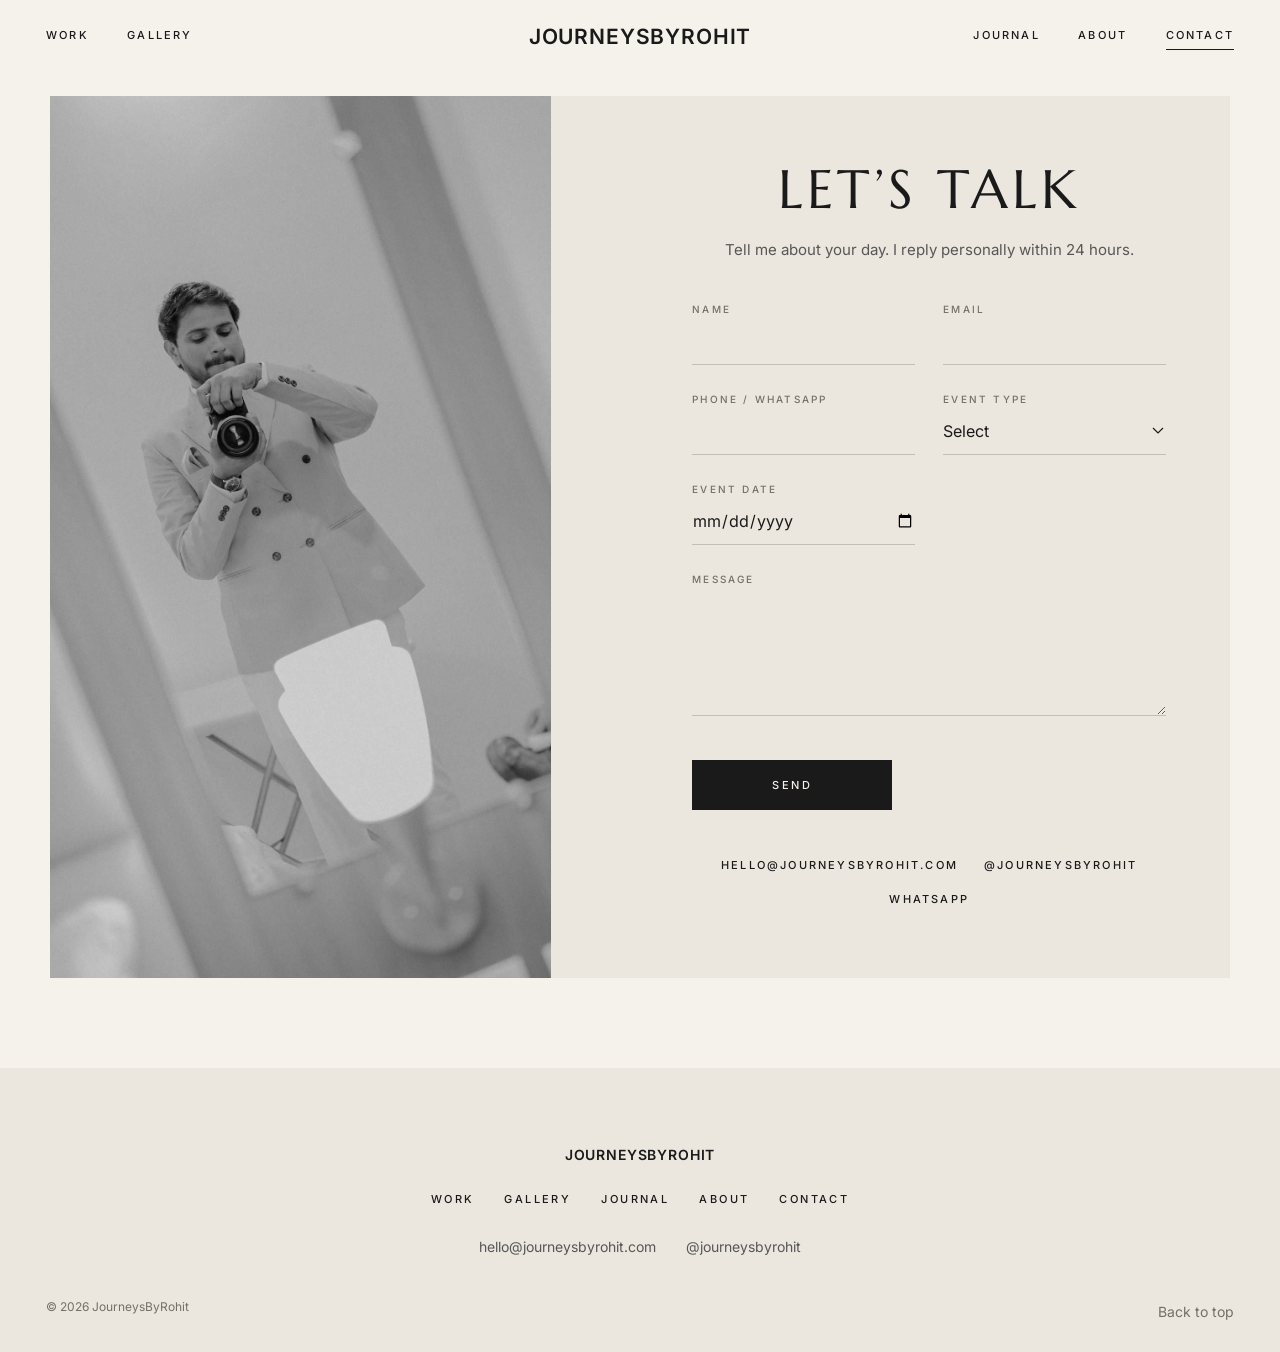
<file: contact.html>
<!doctype html>
<html lang="en">
<head>
<meta charset="utf-8">
<meta name="viewport" content="width=device-width, initial-scale=1, viewport-fit=cover">
<title>Contact — JourneysByRohit</title>
<meta name="description" content="Get in touch with JourneysByRohit about wedding photography and films.">
<meta property="og:type" content="website">
<meta property="og:site_name" content="JourneysByRohit">
<meta property="og:title" content="Contact — JourneysByRohit">
<meta property="og:description" content="Get in touch with JourneysByRohit about wedding photography and films.">
<meta property="og:image" content="media/img/hero-poster.jpg">
<meta name="twitter:card" content="summary_large_image">
<meta name="theme-color" content="#f5f1eb">
<link rel="icon" href="data:image/svg+xml,%3Csvg xmlns='http://www.w3.org/2000/svg' viewBox='0 0 64 64'%3E%3Crect width='64' height='64' fill='%231a1a1a'/%3E%3Ctext x='32' y='43' font-family='Georgia,serif' font-size='30' text-anchor='middle' fill='%23f5f1eb'%3EJR%3C/text%3E%3C/svg%3E">
<link rel="preload" href="media/fonts/cormorant.woff2" as="font" type="font/woff2" crossorigin>
<link rel="preload" href="media/fonts/marcellus.woff2" as="font" type="font/woff2" crossorigin>
<link rel="preload" href="media/fonts/inter.woff2" as="font" type="font/woff2" crossorigin>
<link rel="stylesheet" href="css/style.css?v=370">
<script defer src="js/dims.js?v=370"></script>
<script defer src="js/data.js?v=370"></script>
<script defer src="js/main.js?v=370"></script>
</head>
<body data-page="contact" id="top">
<main>

<div class="wrap contact-page">
<div class="wrap contact-banner"><div class="frame"><img src="media/img/about.jpg" srcset="media/img/w1000/about.jpg 1000w, media/img/about.jpg 1400w" sizes="100vw" alt="Rohit photographing his reflection" fetchpriority="high"></div></div>
<section class="contact-min">
  <h1 class="title">Let&rsquo;s talk</h1>
  <p class="lead">Tell me about your day. I reply personally within 24 hours.</p>
  <form class="mform" id="enquiry" novalidate>
    <div class="field"><label for="f-name">Name</label><input id="f-name" name="name" type="text" autocomplete="name" required aria-describedby="e-name"><span class="err" id="e-name" role="alert"></span></div>
    <div class="field"><label for="f-email">Email</label><input id="f-email" name="email" type="email" autocomplete="email" required aria-describedby="e-email"><span class="err" id="e-email" role="alert"></span></div>
    <div class="field"><label for="f-phone">Phone / WhatsApp</label><input id="f-phone" name="phone" type="tel" inputmode="tel" autocomplete="tel" aria-describedby="e-phone"><span class="err" id="e-phone" role="alert"></span></div>
    <div class="field"><label for="f-type">Event type</label><select id="f-type" name="type"><option value="">Select</option><option>Wedding</option><option>Pre-Wedding</option><option>Wedding Film</option><option>Event</option><option>Other</option></select></div>
    <div class="field"><label for="f-date">Event date</label><input id="f-date" name="date" type="date"></div>
    <div class="field full"><label for="f-msg">Message</label><textarea id="f-msg" name="message" rows="4"></textarea></div>
    <div class="full"><button class="btn" type="submit">Send</button></div>
  </form>
  <div class="form-ok" id="formOk" role="status"><h3>Thank you</h3><p>I&rsquo;ll reply within 24 hours.</p></div>
  <p class="contact-alt"><a data-site="email" data-site-href="email" href="#"></a><a data-site="instagram" data-site-href="instagram" target="_blank" rel="noopener" href="#"></a><a data-wa="Hi Rohit, I'd love to talk about our wedding." target="_blank" rel="noopener" href="#">WhatsApp</a></p>
</section>
</div>
</main>
<div id="footer"></div>
</body>
</html>
</file>
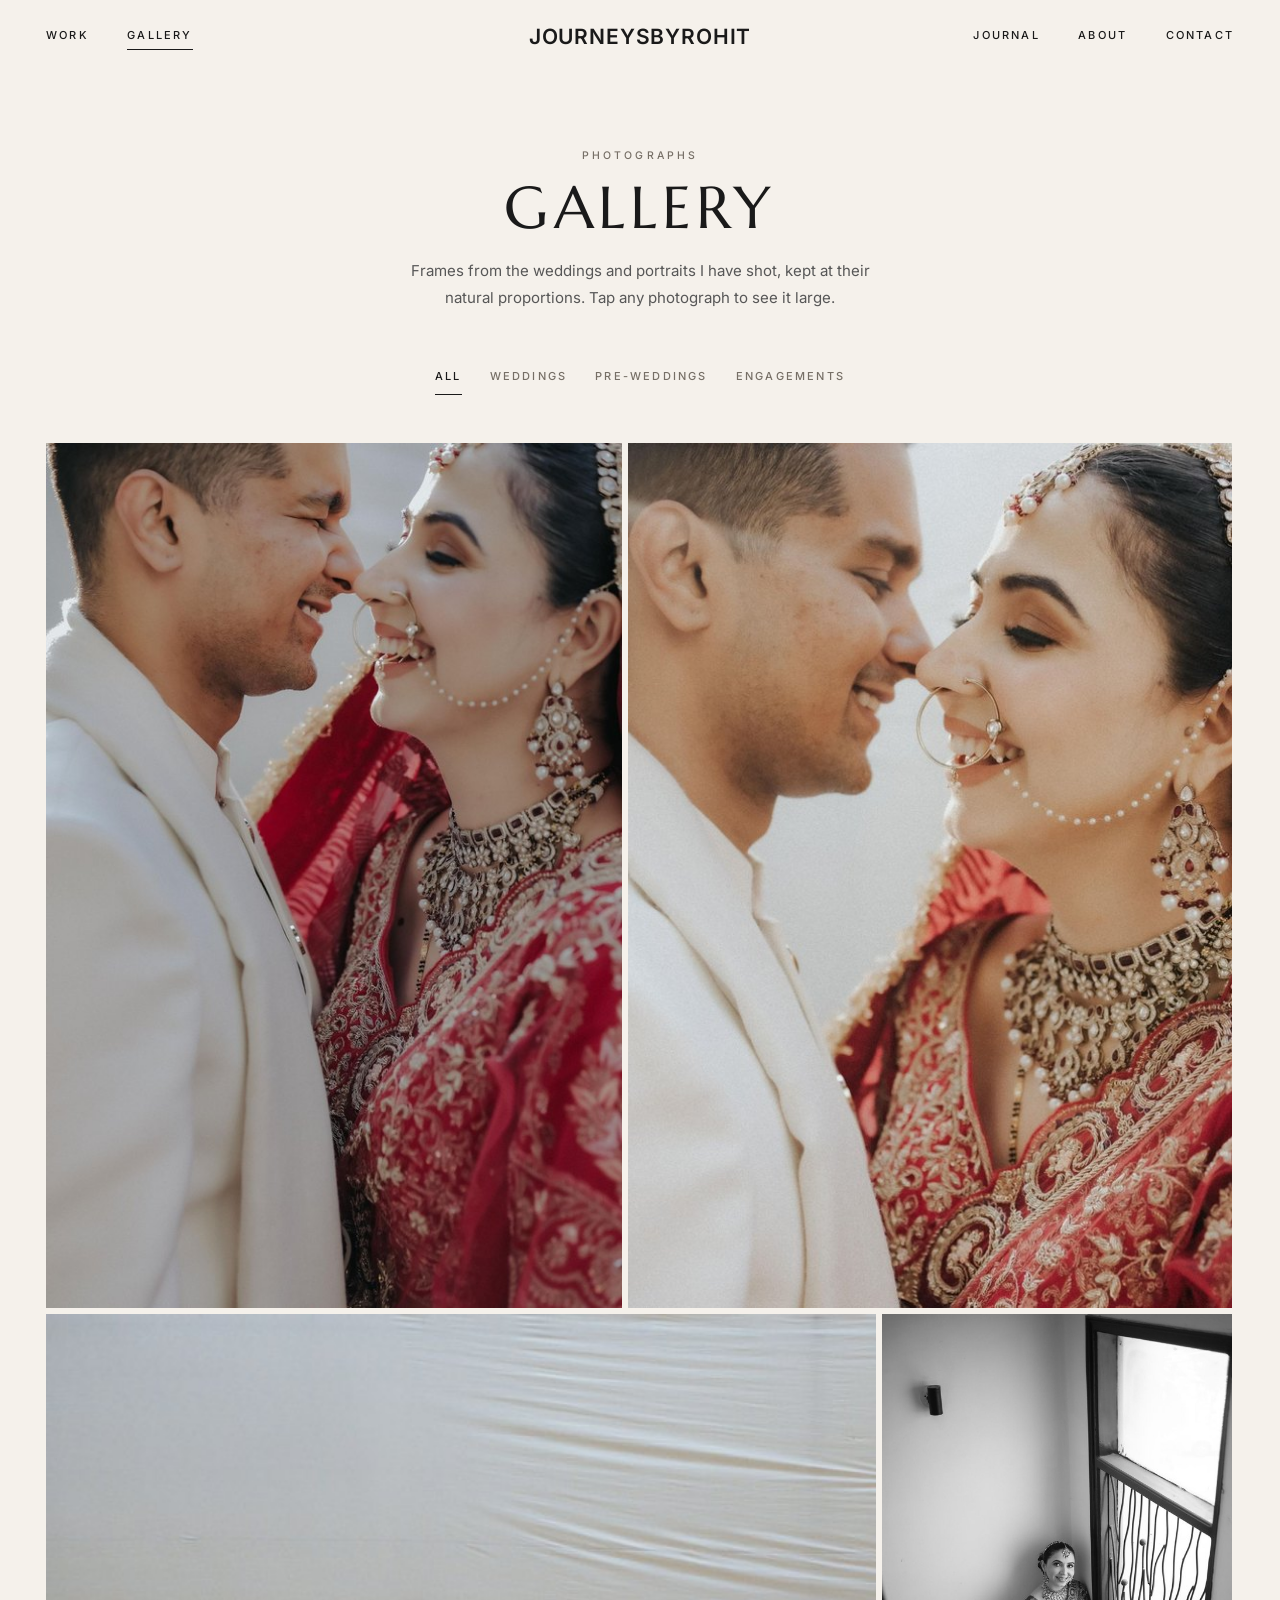
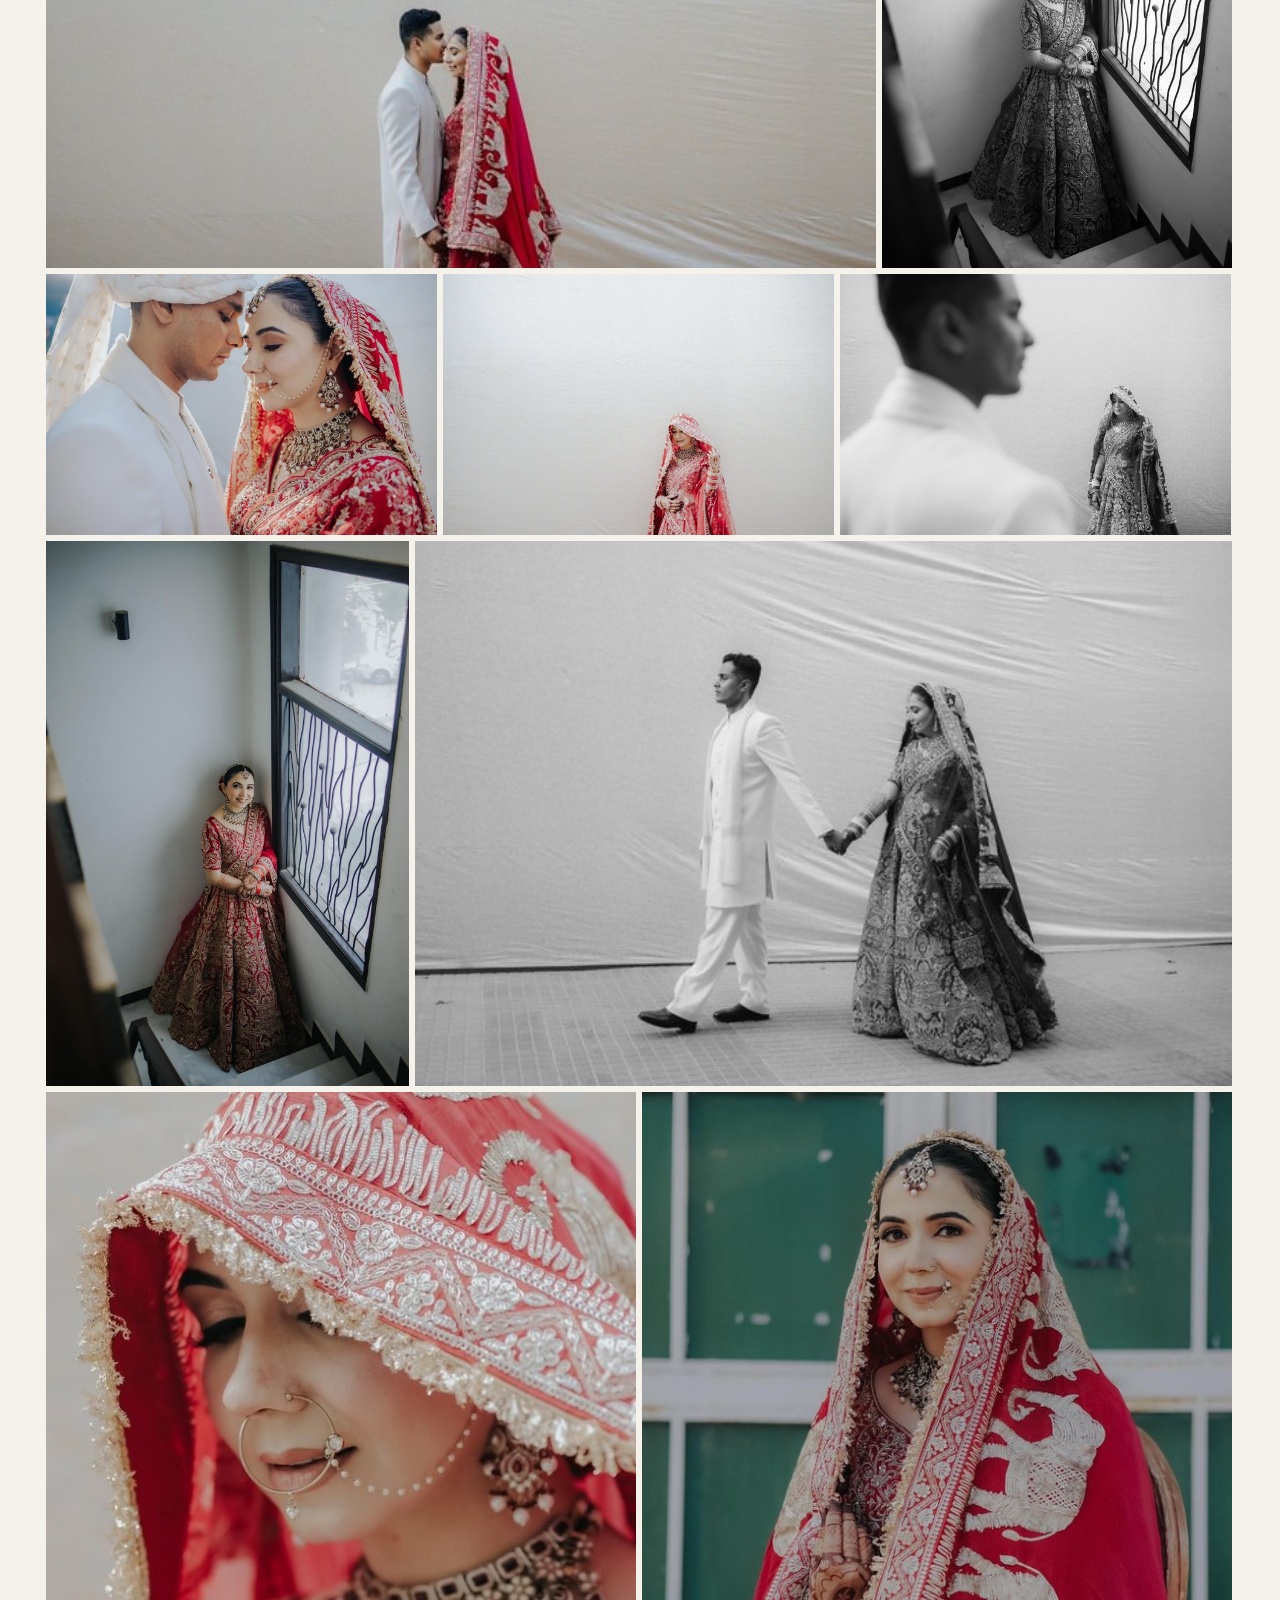
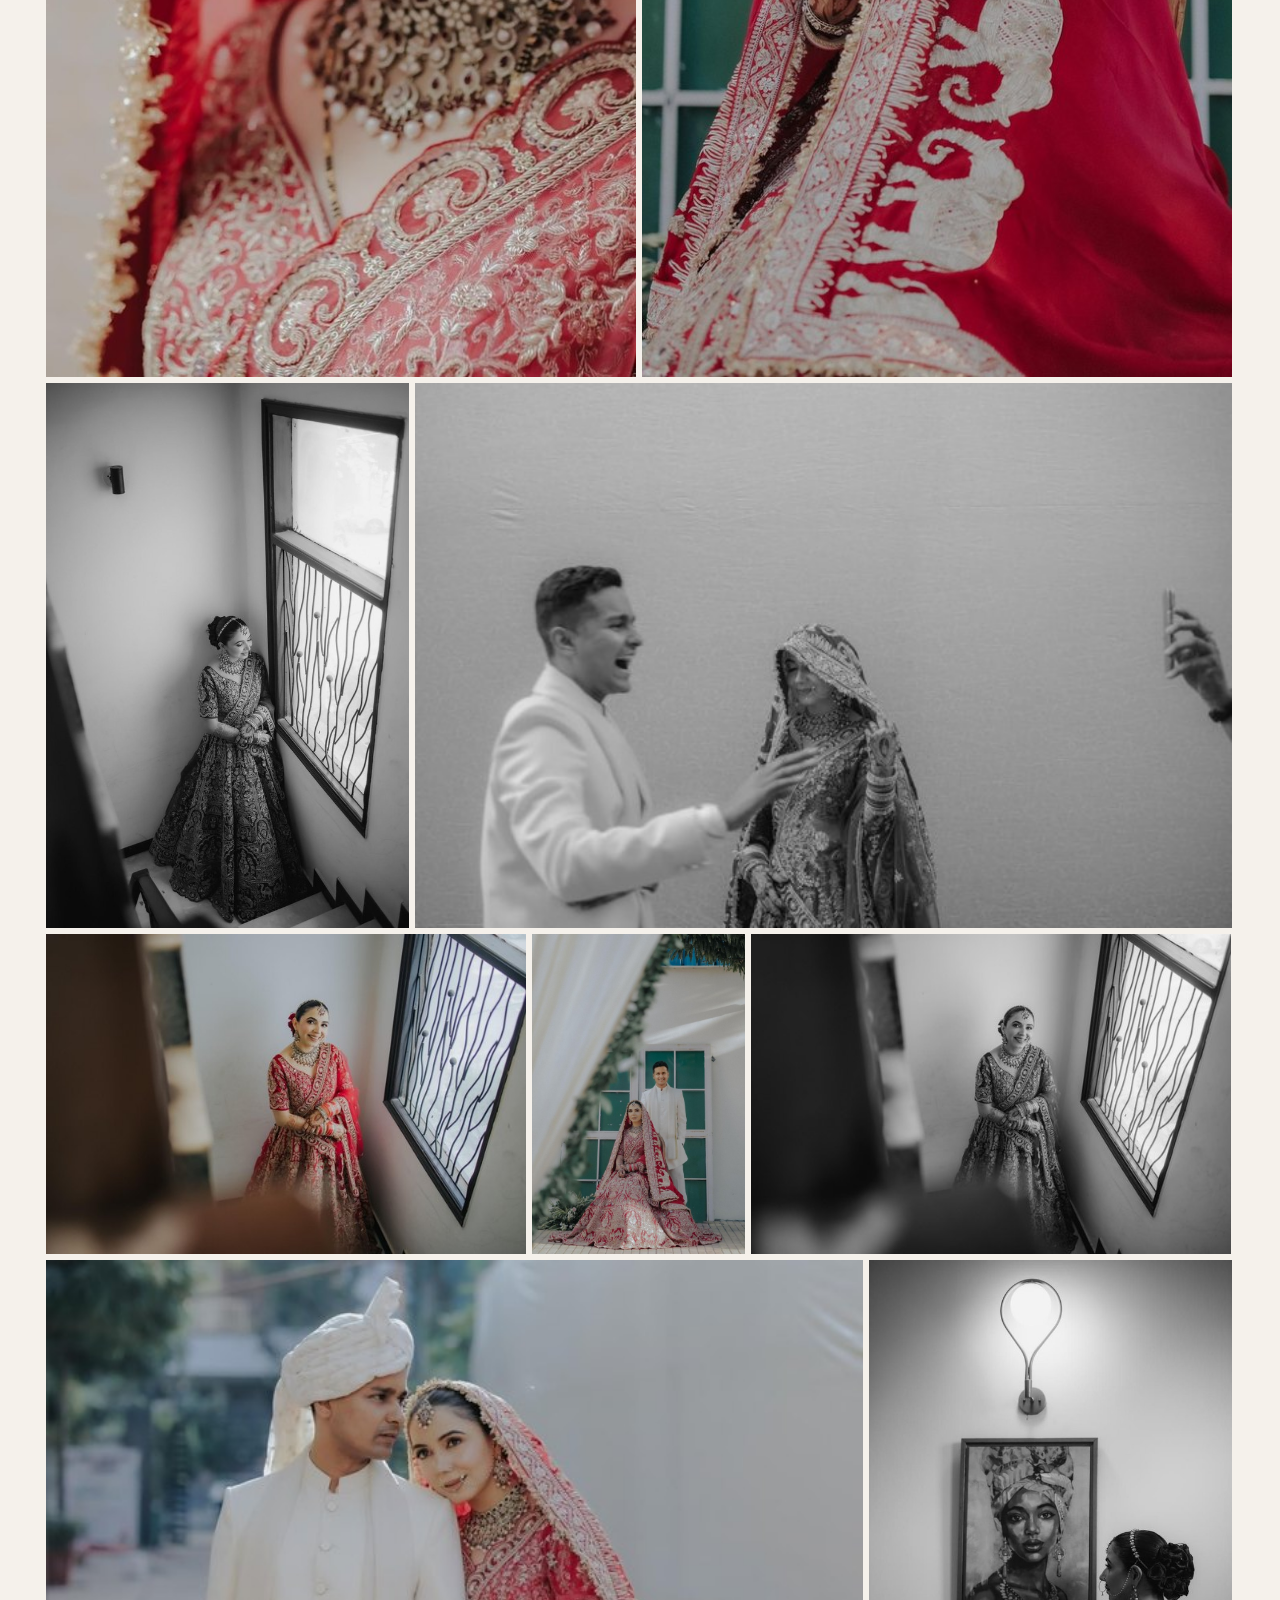
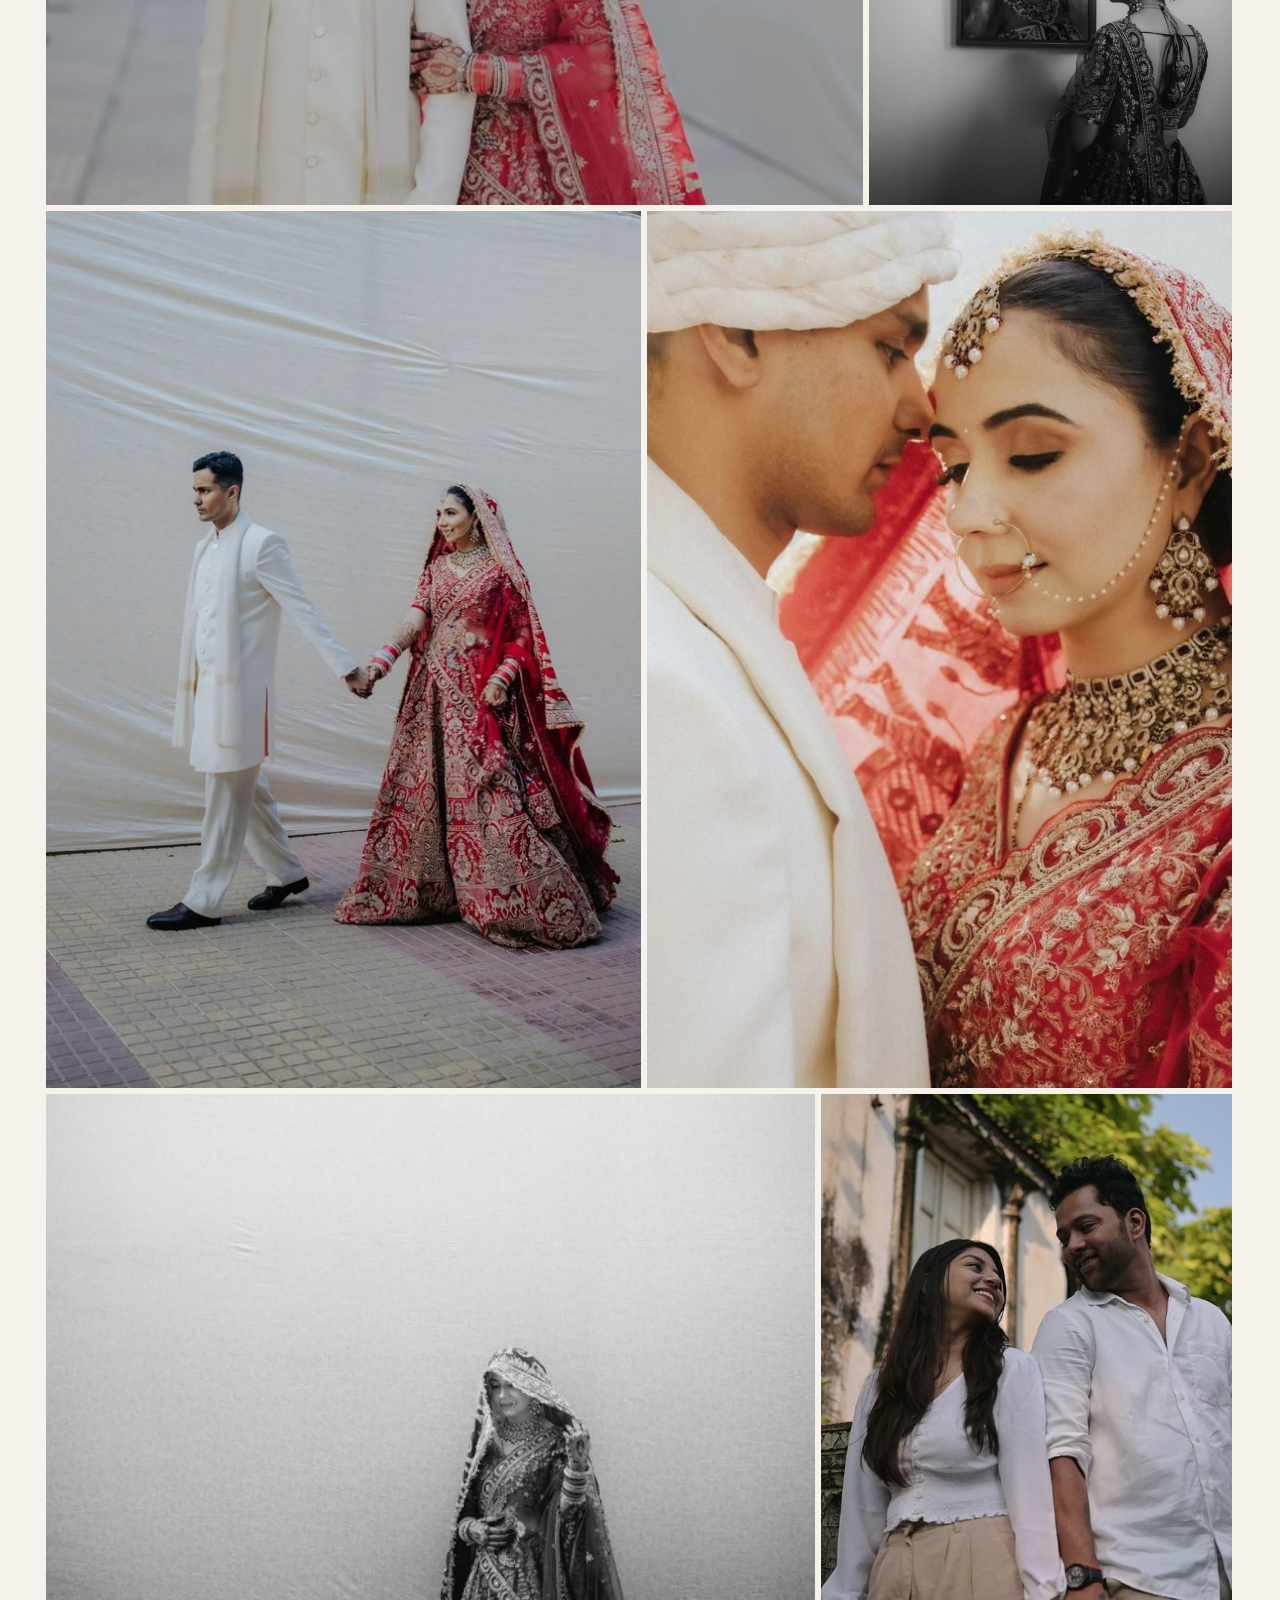
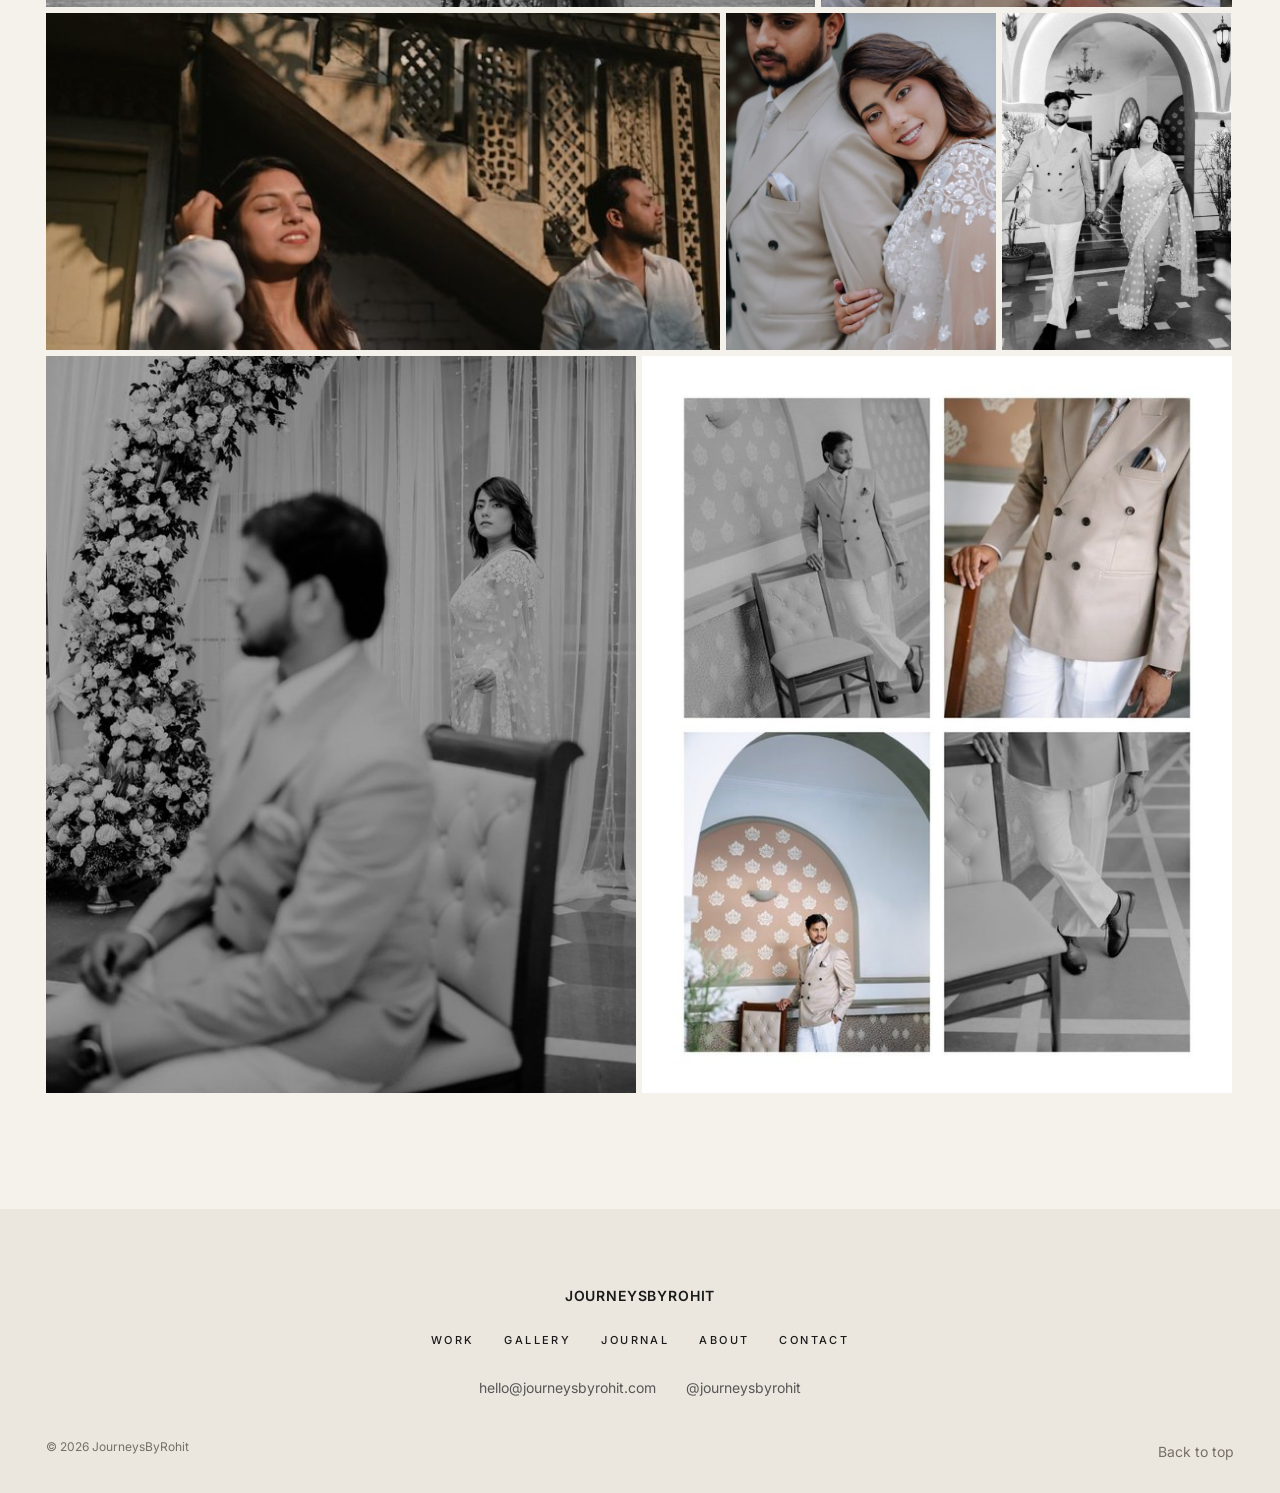
<file: gallery.html>
<!doctype html>
<html lang="en">
<head>
<meta charset="utf-8">
<meta name="viewport" content="width=device-width, initial-scale=1, viewport-fit=cover">
<title>Gallery — JourneysByRohit</title>
<meta name="description" content="A curated gallery of wedding, pre-wedding and event photographs by JourneysByRohit.">
<meta property="og:type" content="website">
<meta property="og:site_name" content="JourneysByRohit">
<meta property="og:title" content="Gallery — JourneysByRohit">
<meta property="og:description" content="A curated gallery of wedding, pre-wedding and event photographs by JourneysByRohit.">
<meta property="og:image" content="media/img/hero-poster.jpg">
<meta name="twitter:card" content="summary_large_image">
<meta name="theme-color" content="#f5f1eb">
<link rel="icon" href="data:image/svg+xml,%3Csvg xmlns='http://www.w3.org/2000/svg' viewBox='0 0 64 64'%3E%3Crect width='64' height='64' fill='%231a1a1a'/%3E%3Ctext x='32' y='43' font-family='Georgia,serif' font-size='30' text-anchor='middle' fill='%23f5f1eb'%3EJR%3C/text%3E%3C/svg%3E">
<link rel="preload" href="media/fonts/cormorant.woff2" as="font" type="font/woff2" crossorigin>
<link rel="preload" href="media/fonts/marcellus.woff2" as="font" type="font/woff2" crossorigin>
<link rel="preload" href="media/fonts/inter.woff2" as="font" type="font/woff2" crossorigin>
<link rel="stylesheet" href="css/style.css?v=370">
<script defer src="js/dims.js?v=370"></script>
<script defer src="js/data.js?v=370"></script>
<script defer src="js/main.js?v=370"></script>
</head>
<body data-page="gallery" id="top">
<main>

<header class="page-head wrap"><p class="label">Photographs</p><h1 class="title">Gallery</h1><p class="lead">Frames from the weddings and portraits I have shot, kept at their natural proportions. Tap any photograph to see it large.</p></header>
<section class="wrap" style="padding-bottom:clamp(60px,9vw,120px)">
  <div class="tabs" id="galTabs" role="group" aria-label="Filter photographs"></div>
  <div class="jgal" id="galGrid" data-exhibit></div>
  <p class="empty" id="galEmpty">Nothing here yet.</p>
</section>
</main>
<div id="footer"></div>
</body>
</html>
</file>
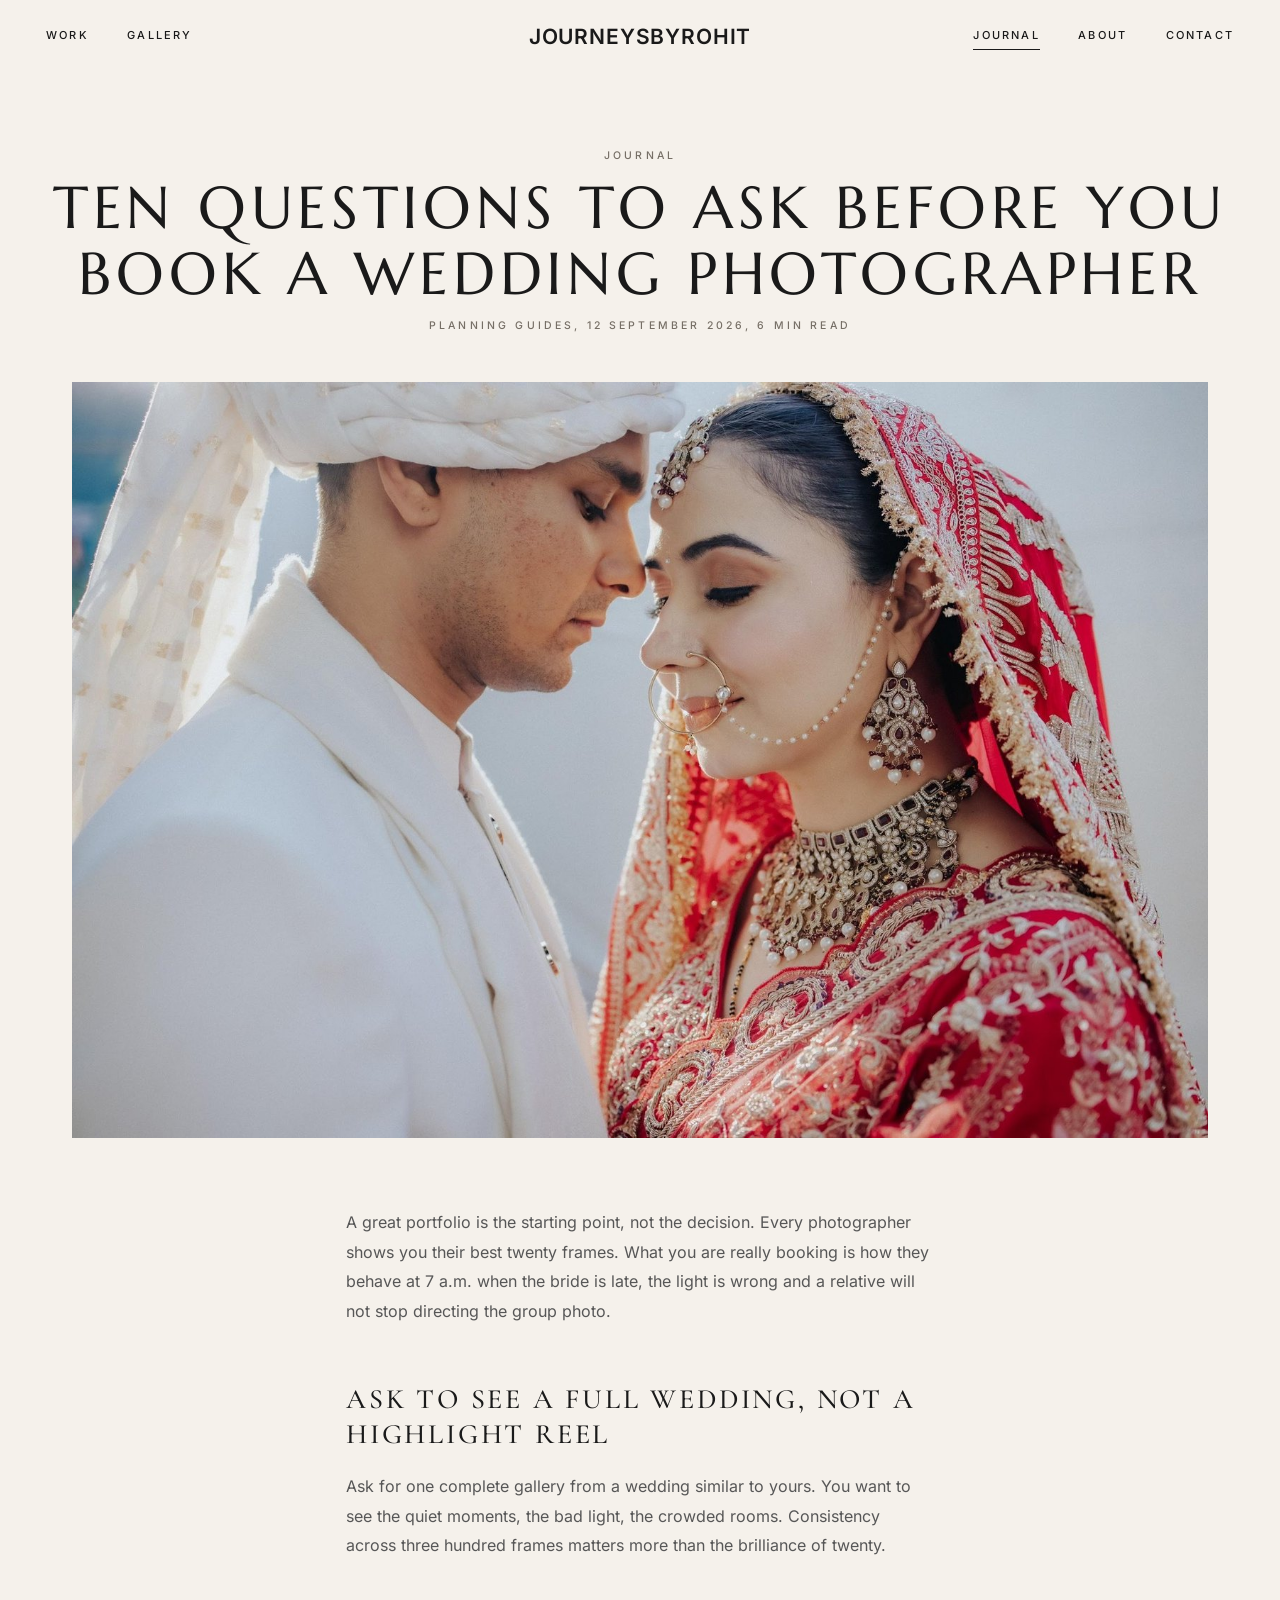
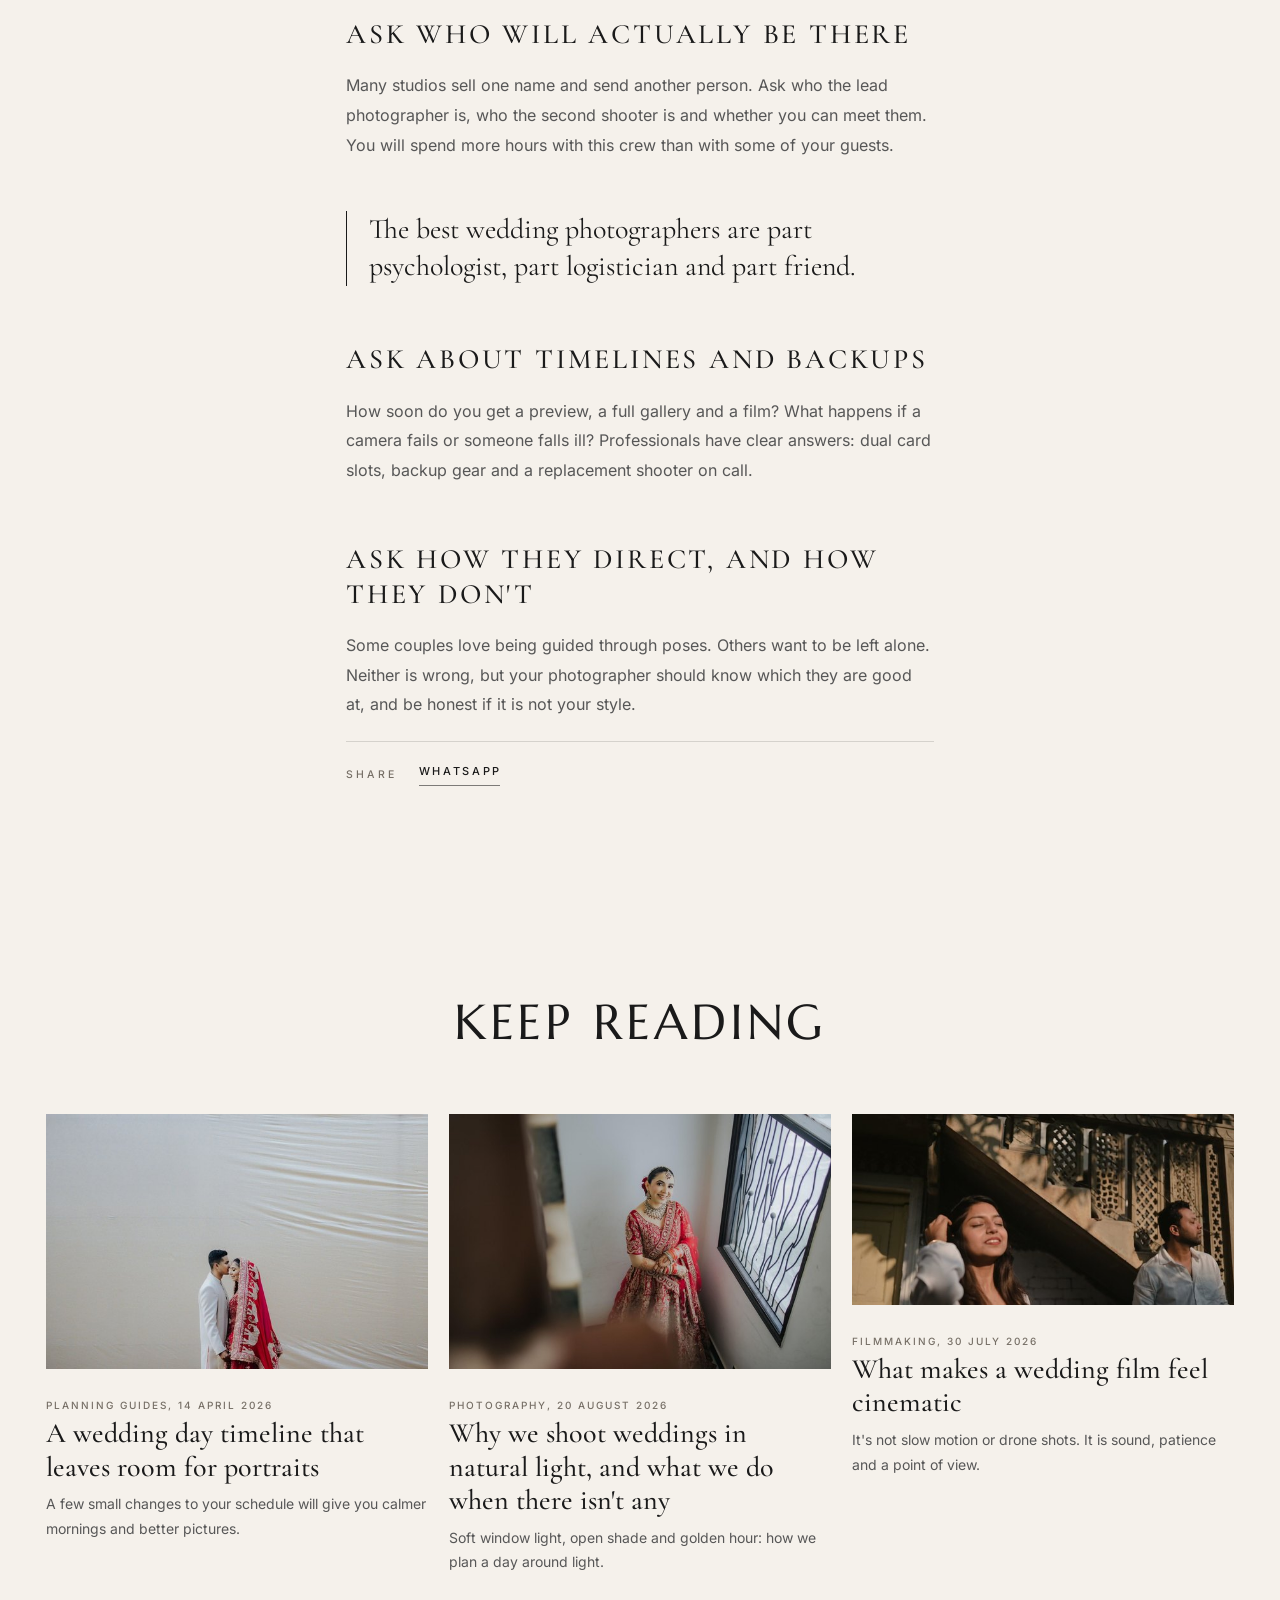
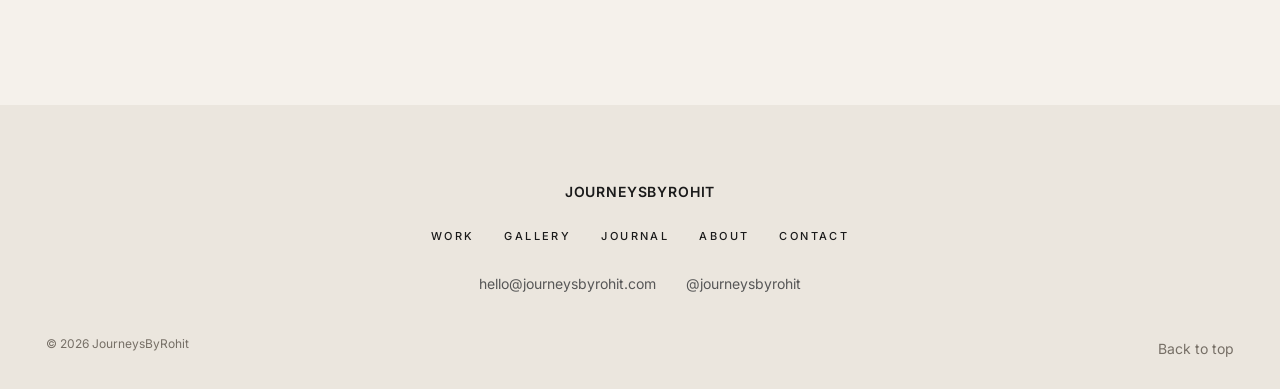
<file: post.html>
<!doctype html>
<html lang="en">
<head>
<meta charset="utf-8">
<meta name="viewport" content="width=device-width, initial-scale=1, viewport-fit=cover">
<title>Journal — JourneysByRohit</title>
<meta name="description" content="An article from the JourneysByRohit journal.">
<meta property="og:type" content="website">
<meta property="og:site_name" content="JourneysByRohit">
<meta property="og:title" content="Journal — JourneysByRohit">
<meta property="og:description" content="An article from the JourneysByRohit journal.">
<meta property="og:image" content="media/img/hero-poster.jpg">
<meta name="twitter:card" content="summary_large_image">
<meta name="theme-color" content="#f5f1eb">
<link rel="icon" href="data:image/svg+xml,%3Csvg xmlns='http://www.w3.org/2000/svg' viewBox='0 0 64 64'%3E%3Crect width='64' height='64' fill='%231a1a1a'/%3E%3Ctext x='32' y='43' font-family='Georgia,serif' font-size='30' text-anchor='middle' fill='%23f5f1eb'%3EJR%3C/text%3E%3C/svg%3E">
<link rel="preload" href="media/fonts/cormorant.woff2" as="font" type="font/woff2" crossorigin>
<link rel="preload" href="media/fonts/marcellus.woff2" as="font" type="font/woff2" crossorigin>
<link rel="preload" href="media/fonts/inter.woff2" as="font" type="font/woff2" crossorigin>
<link rel="stylesheet" href="css/style.css?v=370">
<script defer src="js/dims.js?v=370"></script>
<script defer src="js/data.js?v=370"></script>
<script defer src="js/main.js?v=370"></script>
</head>
<body data-page="post" id="top">
<main>

<div id="article"></div>
</main>
<div id="footer"></div>
</body>
</html>
</file>
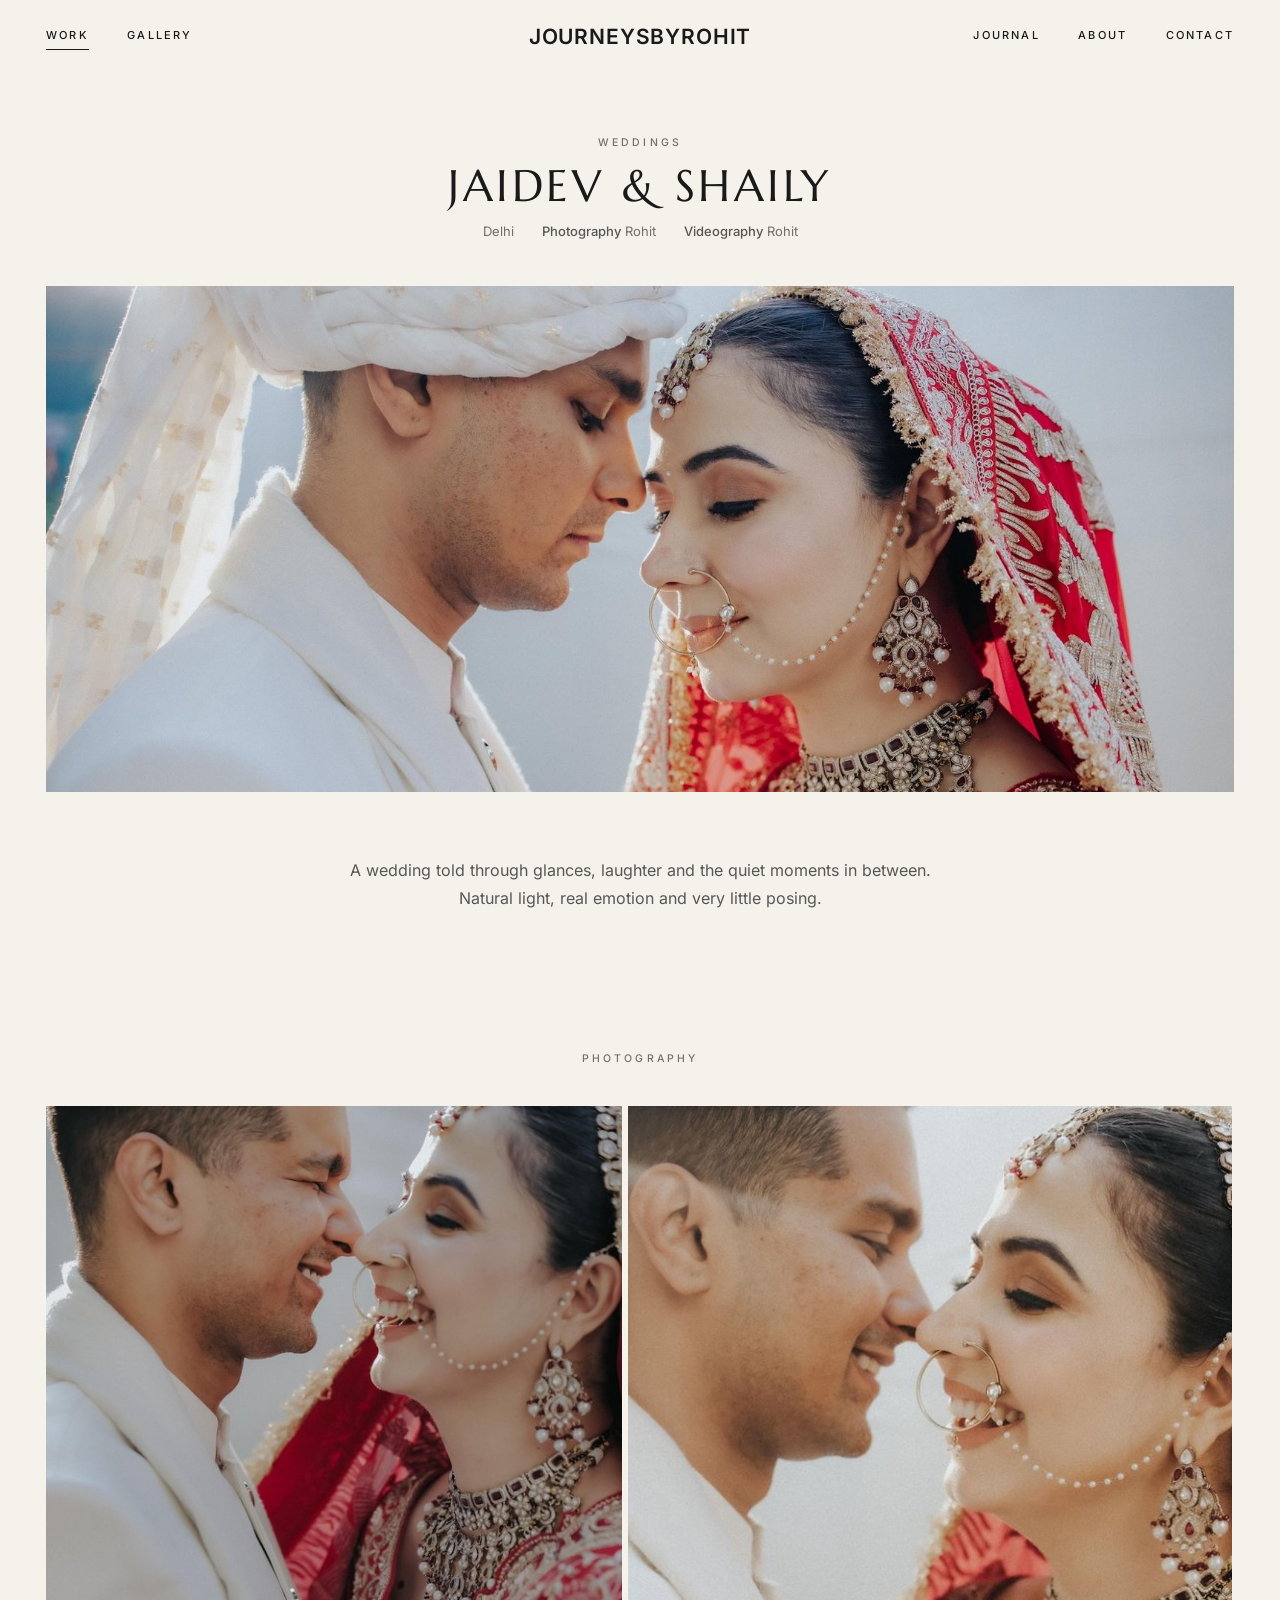
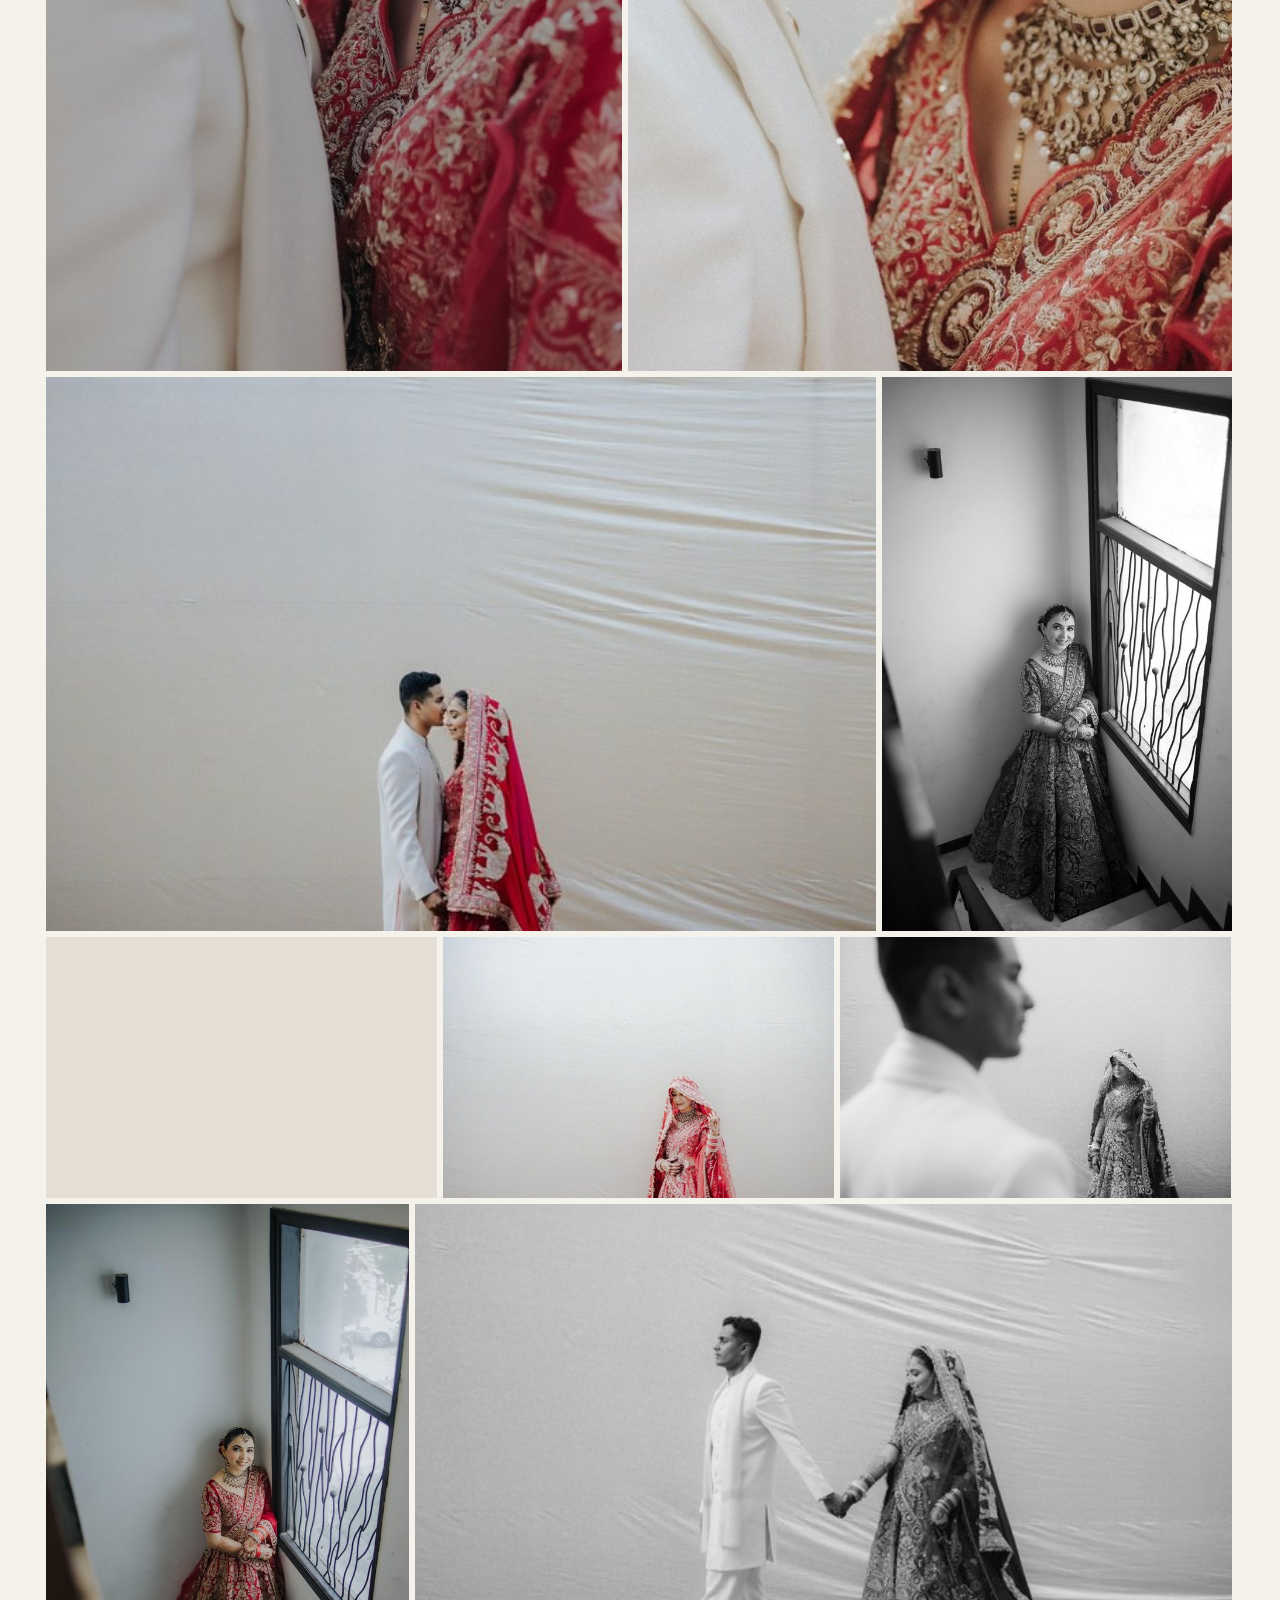
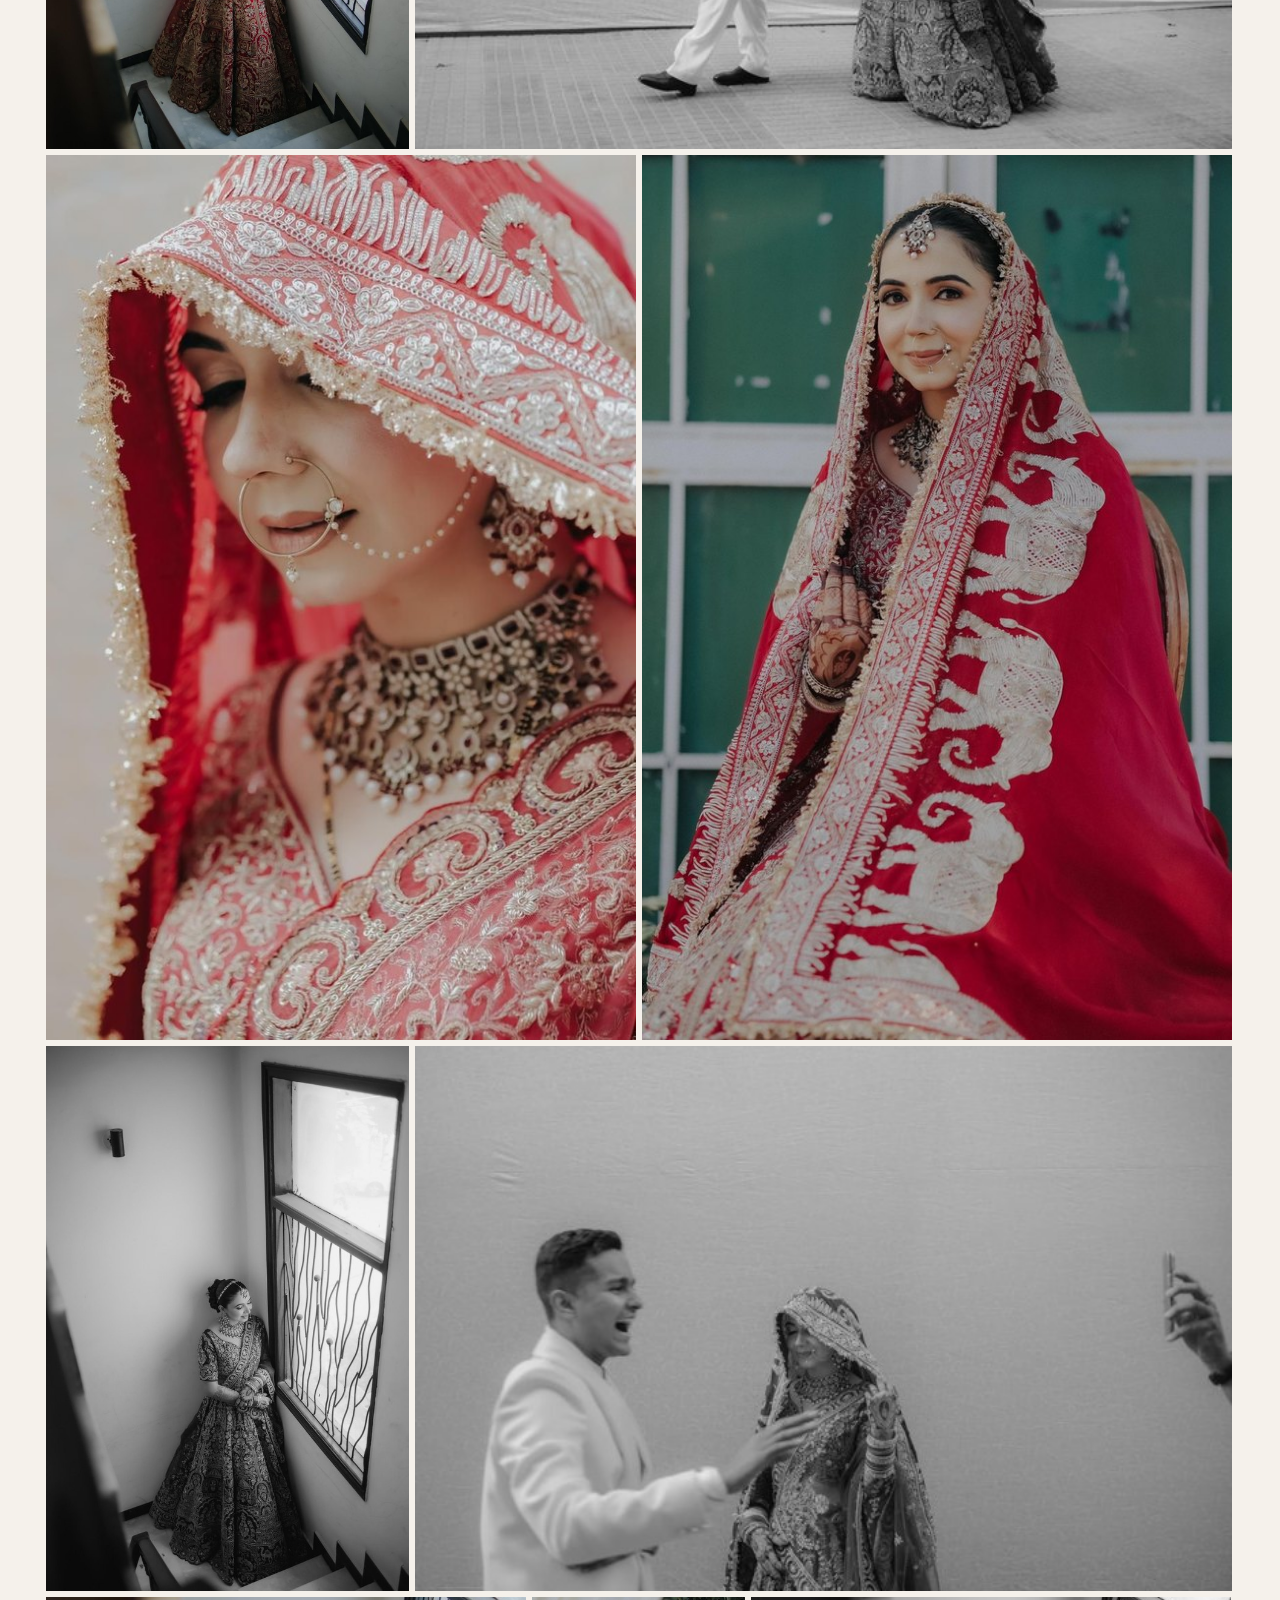
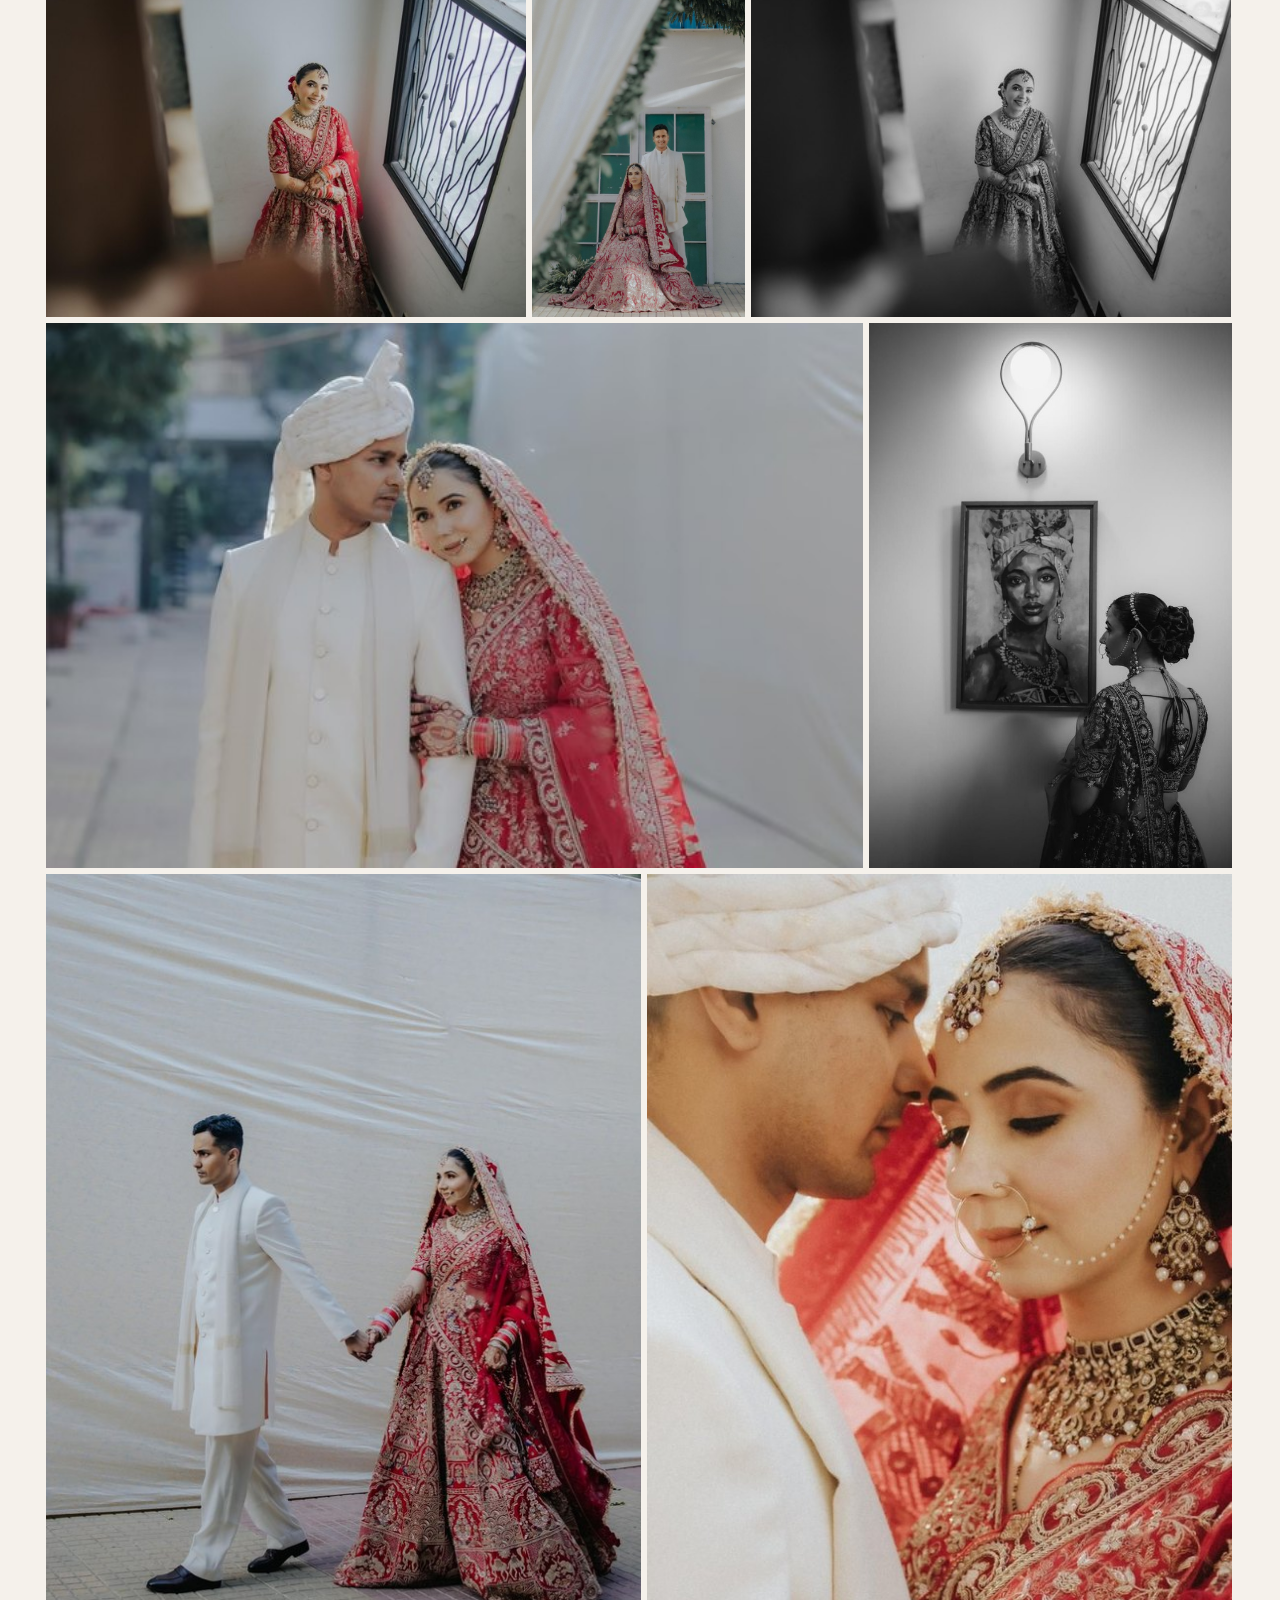
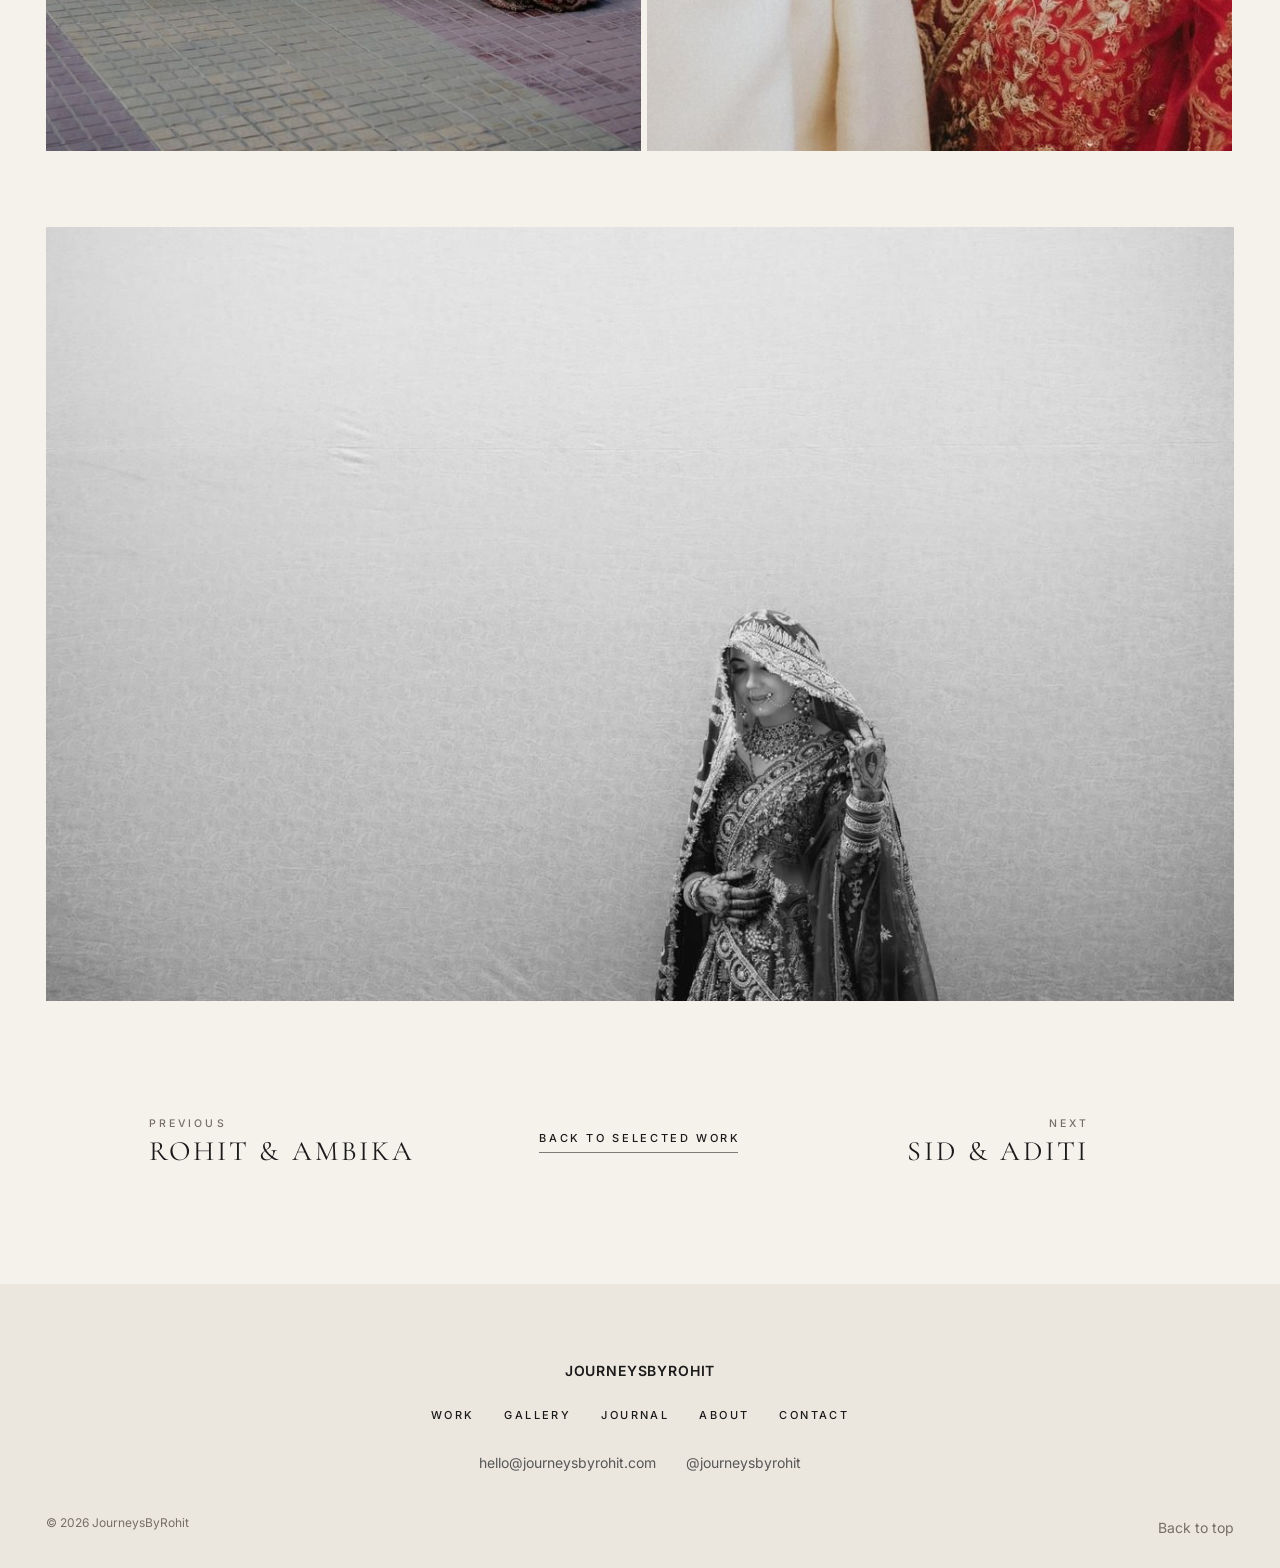
<file: project.html>
<!doctype html>
<html lang="en">
<head>
<meta charset="utf-8">
<meta name="viewport" content="width=device-width, initial-scale=1, viewport-fit=cover">
<title>Story — JourneysByRohit</title>
<meta name="description" content="A full wedding story by JourneysByRohit: photographs and films.">
<meta property="og:type" content="website">
<meta property="og:site_name" content="JourneysByRohit">
<meta property="og:title" content="Story — JourneysByRohit">
<meta property="og:description" content="A full wedding story by JourneysByRohit: photographs and films.">
<meta property="og:image" content="media/img/hero-poster.jpg">
<meta name="twitter:card" content="summary_large_image">
<meta name="theme-color" content="#f5f1eb">
<link rel="icon" href="data:image/svg+xml,%3Csvg xmlns='http://www.w3.org/2000/svg' viewBox='0 0 64 64'%3E%3Crect width='64' height='64' fill='%231a1a1a'/%3E%3Ctext x='32' y='43' font-family='Georgia,serif' font-size='30' text-anchor='middle' fill='%23f5f1eb'%3EJR%3C/text%3E%3C/svg%3E">
<link rel="preload" href="media/fonts/cormorant.woff2" as="font" type="font/woff2" crossorigin>
<link rel="preload" href="media/fonts/marcellus.woff2" as="font" type="font/woff2" crossorigin>
<link rel="preload" href="media/fonts/inter.woff2" as="font" type="font/woff2" crossorigin>
<link rel="stylesheet" href="css/style.css?v=370">
<script defer src="js/dims.js?v=370"></script>
<script defer src="js/data.js?v=370"></script>
<script defer src="js/main.js?v=370"></script>
</head>
<body data-page="project" id="top">
<main>

<div id="project"></div>
</main>
<div id="footer"></div>
</body>
</html>
</file>
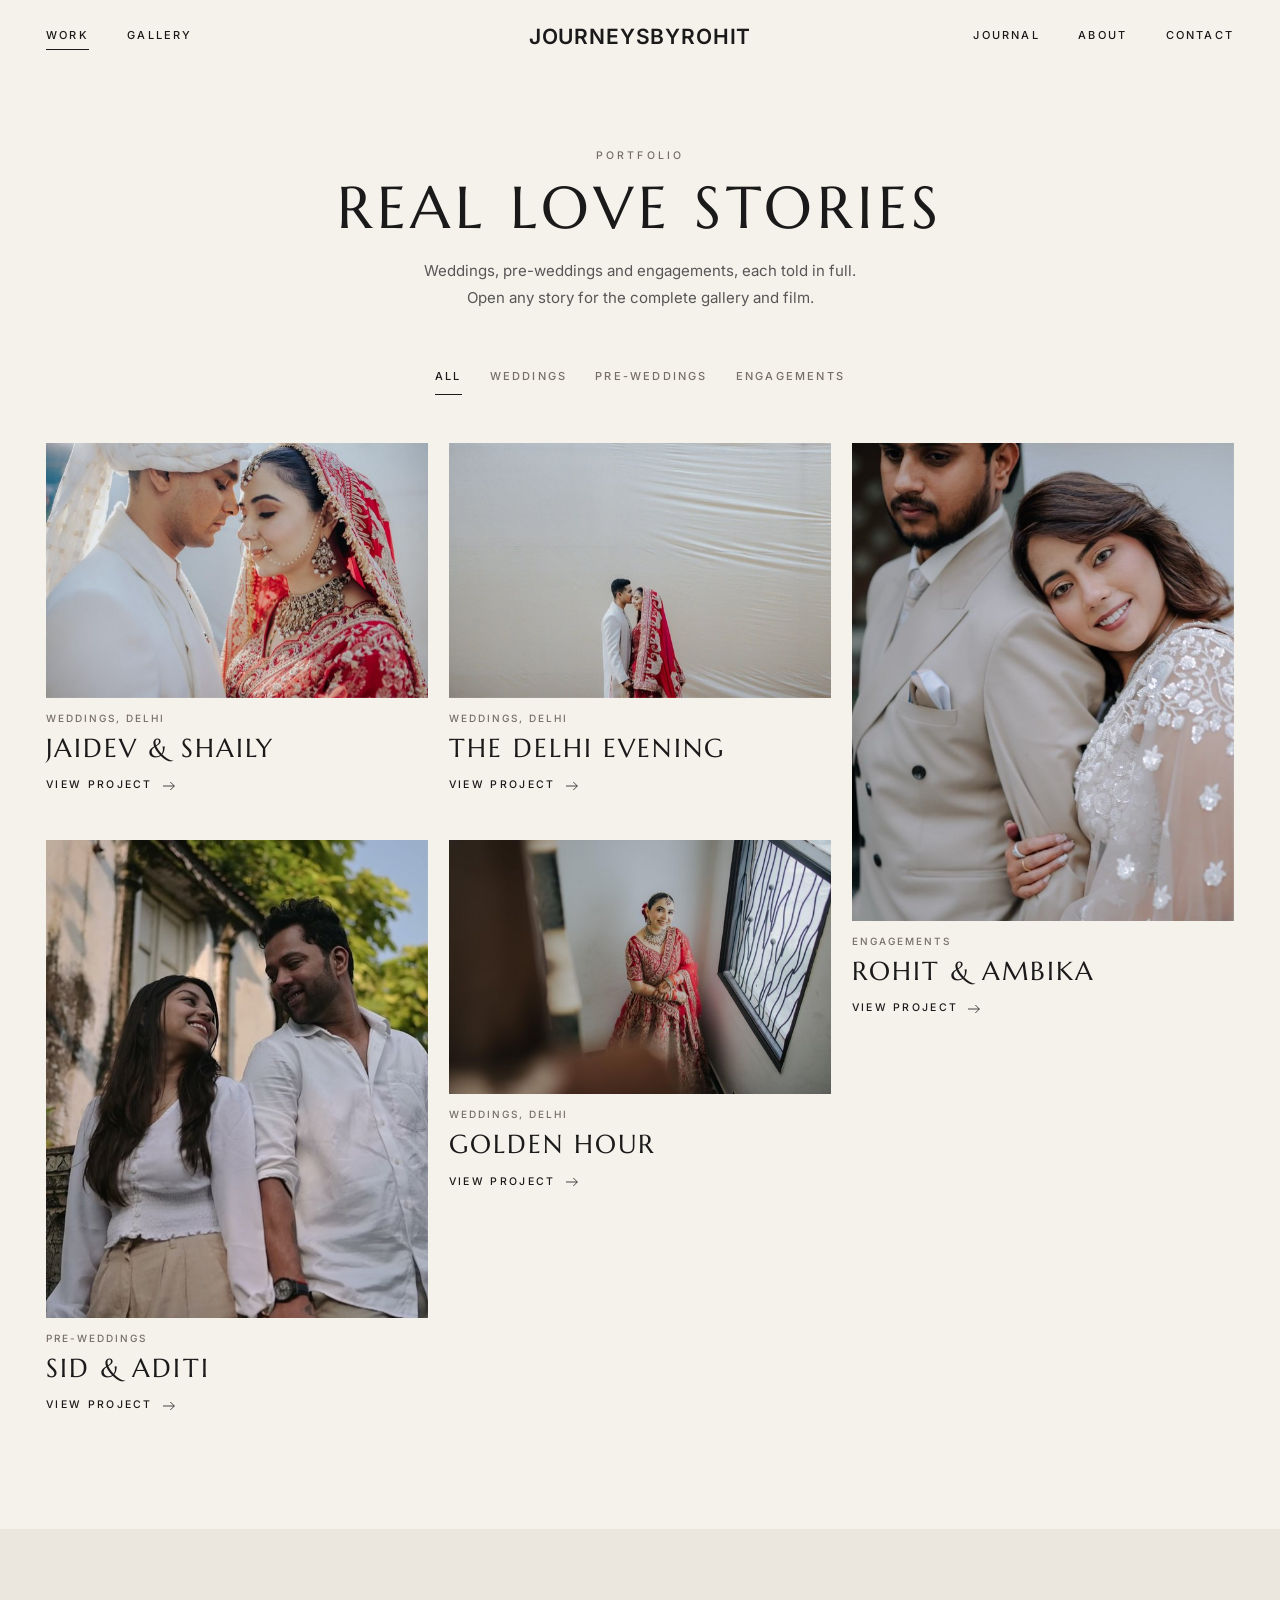
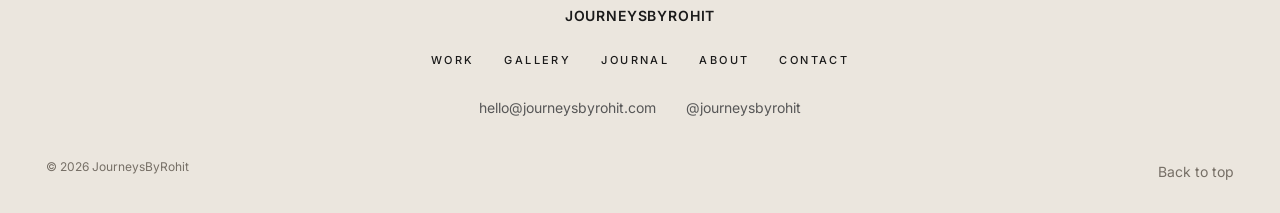
<file: work.html>
<!doctype html>
<html lang="en">
<head>
<meta charset="utf-8">
<meta name="viewport" content="width=device-width, initial-scale=1, viewport-fit=cover">
<title>Work — JourneysByRohit</title>
<meta name="description" content="Wedding, pre-wedding, film and event work by JourneysByRohit.">
<meta property="og:type" content="website">
<meta property="og:site_name" content="JourneysByRohit">
<meta property="og:title" content="Work — JourneysByRohit">
<meta property="og:description" content="Wedding, pre-wedding, film and event work by JourneysByRohit.">
<meta property="og:image" content="media/img/hero-poster.jpg">
<meta name="twitter:card" content="summary_large_image">
<meta name="theme-color" content="#f5f1eb">
<link rel="icon" href="data:image/svg+xml,%3Csvg xmlns='http://www.w3.org/2000/svg' viewBox='0 0 64 64'%3E%3Crect width='64' height='64' fill='%231a1a1a'/%3E%3Ctext x='32' y='43' font-family='Georgia,serif' font-size='30' text-anchor='middle' fill='%23f5f1eb'%3EJR%3C/text%3E%3C/svg%3E">
<link rel="preload" href="media/fonts/cormorant.woff2" as="font" type="font/woff2" crossorigin>
<link rel="preload" href="media/fonts/marcellus.woff2" as="font" type="font/woff2" crossorigin>
<link rel="preload" href="media/fonts/inter.woff2" as="font" type="font/woff2" crossorigin>
<link rel="stylesheet" href="css/style.css?v=370">
<script defer src="js/dims.js?v=370"></script>
<script defer src="js/data.js?v=370"></script>
<script defer src="js/main.js?v=370"></script>
</head>
<body data-page="work" id="top">
<main>

<header class="page-head wrap"><p class="label">Portfolio</p><h1 class="title">Real love stories</h1><p class="lead">Weddings, pre-weddings and engagements, each told in full. Open any story for the complete gallery and film.</p></header>
<section class="wrap" style="padding-bottom:clamp(60px,9vw,120px)">
  <div class="tabs" id="workTabs" role="group" aria-label="Filter stories"></div>
  <div class="cards" id="workGrid"></div>
  <p class="empty" id="workEmpty">Nothing here yet.</p>
</section>
</main>
<div id="footer"></div>
</body>
</html>
</file>
<file: css/style.css>
/* JourneysByRohit
   Clean, minimal, editorial. Cream + black, thin serif titles, quiet interactions.
   References: namanverma.com (palette, typography, tight galleries), chitreshmishra.com (video hero, navigation). */

@font-face { font-family: "Cormorant Garamond"; font-style: normal; font-weight: 300 600; font-display: swap; src: url("../media/fonts/cormorant.woff2") format("woff2"); }
@font-face { font-family: "Italiana"; font-style: normal; font-weight: 400; font-display: swap; src: url("../media/fonts/italiana.woff2") format("woff2"); }
@font-face { font-family: "Bodoni Moda"; font-style: normal; font-weight: 400 500; font-display: swap; src: url("../media/fonts/bodoni.woff2") format("woff2"); }
@font-face { font-family: "Inter"; font-style: normal; font-weight: 400 600; font-display: swap; src: url("../media/fonts/inter.woff2") format("woff2"); }

:root {
  --bg: #f5f1eb;
  --bg-2: #ebe6de;
  --ink: #1a1a1a;
  --text: #575757;
  --mute: #766f66;
  --line: rgba(26, 26, 26, 0.14);
  --serif: "Cormorant Garamond", Georgia, "Times New Roman", serif;
  --sans: "Inter", system-ui, -apple-system, "Segoe UI", sans-serif;
  --gutter: clamp(20px, 4vw, 56px);
  --max: 1480px;
  --nav-h: 72px;
  --gap: clamp(14px, 2.2vw, 30px);
}

*, *::before, *::after { box-sizing: border-box; }
html { -webkit-text-size-adjust: 100%; scroll-behavior: smooth; scroll-padding-top: 90px; }
body { margin: 0; background: var(--bg); color: var(--text); font: 400 15px/1.75 var(--sans); -webkit-font-smoothing: antialiased; overflow-x: clip; }
img, video, svg { display: block; max-width: 100%; }
a { color: inherit; text-decoration: none; }
button { font: inherit; color: inherit; background: none; border: 0; padding: 0; cursor: pointer; }
h1, h2, h3, h4, p, figure, dl, dd { margin: 0; }
ul { list-style: none; margin: 0; padding: 0; }
::selection { background: var(--ink); color: var(--bg); }
:focus-visible { outline: 1px solid var(--ink); outline-offset: 4px; }
.skip { position: absolute; left: 12px; top: -60px; background: var(--ink); color: var(--bg); padding: 10px 16px; z-index: 200; }
.skip:focus { top: 12px; }
.sr { position: absolute; width: 1px; height: 1px; overflow: hidden; clip: rect(0 0 0 0); }

/* ---------- type ---------- */
.title { font-family: var(--serif); font-weight: 300; font-size: clamp(26px, 3.4vw, 42px); line-height: 1.2; letter-spacing: .08em; text-transform: uppercase; color: var(--ink); text-align: center; text-wrap: balance; }
.title.left { text-align: left; }
.label { font: 500 11px/1.4 var(--sans); letter-spacing: .22em; text-transform: uppercase; color: var(--mute); }
.lead { max-width: 58ch; margin-inline: auto; text-align: center; text-wrap: pretty; }
p { text-wrap: pretty; }
.link { display: inline-block; font: 500 11px/1 var(--sans); letter-spacing: .22em; text-transform: uppercase; color: var(--ink); padding-bottom: 6px; border-bottom: 1px solid var(--ink); transition: opacity .25s; }
.link:hover { opacity: .55; }
.center { text-align: center; }
.wrap { width: 100%; max-width: var(--max); margin-inline: auto; padding-inline: var(--gutter); }
.sec { padding-block: clamp(56px, 8vw, 110px); }
.sec-head { display: grid; gap: 14px; justify-items: center; margin-bottom: clamp(30px, 4.5vw, 56px); text-align: center; }

/* ---------- images: fade in once loaded, nothing else ---------- */
img { opacity: 0; transition: opacity .45s ease; }
img.ld, html:not(.js) img { opacity: 1; }
.ph { display: grid; place-items: center; background: var(--bg-2); color: var(--mute); font: 500 10px var(--sans); letter-spacing: .2em; text-transform: uppercase; }

/* ---------- header ---------- */
.header { position: fixed; inset: 0 0 auto 0; z-index: 100; height: var(--nav-h); display: flex; align-items: center; justify-content: space-between; padding-inline: var(--gutter); color: var(--ink); transition: background .3s, color .3s; }
.header.solid { background: rgba(245, 241, 235, .97); box-shadow: 0 1px 0 var(--line); }
.header.on-hero { color: #fff; }
.header.menu-open { background: var(--bg); color: var(--ink); box-shadow: none; }
.logo { font: 600 clamp(16px, 1.9vw, 21px)/1 var(--sans); letter-spacing: .04em; text-transform: uppercase; }
.nav { display: none; gap: clamp(24px, 3vw, 44px); }
.nav a { font: 500 11px/1 var(--sans); letter-spacing: .2em; text-transform: uppercase; padding-block: 8px; border-bottom: 1px solid transparent; transition: border-color .25s; }
.nav a:hover, .nav a[aria-current="page"] { border-color: currentColor; }
.burger { width: 44px; height: 44px; margin-right: -10px; display: grid; place-content: center; gap: 6px; }
.burger i { display: block; width: 24px; height: 1px; background: currentColor; transition: transform .25s, opacity .2s; }
.menu-open .burger i:nth-child(1) { transform: translateY(7px) rotate(45deg); }
.menu-open .burger i:nth-child(2) { opacity: 0; }
.menu-open .burger i:nth-child(3) { transform: translateY(-7px) rotate(-45deg); }
@media (min-width: 900px) { .nav { display: flex; } .burger { display: none; } .menu { display: none !important; } }

/* mobile menu */
.menu { position: fixed; inset: 0; z-index: 90; background: var(--bg); padding: calc(var(--nav-h) + 18px) var(--gutter) 28px; display: flex; flex-direction: column; opacity: 0; visibility: hidden; transition: opacity .25s ease, visibility 0s .25s; overflow-y: auto; }
.menu.open { opacity: 1; visibility: visible; transition: opacity .25s ease; }
.menu-links a { display: block; font: 300 clamp(34px, 11vw, 54px)/1.25 var(--sans); letter-spacing: .01em; text-transform: uppercase; color: var(--ink); padding-block: 4px; }
.menu-sub { margin-top: 30px; padding-top: 24px; border-top: 1px solid var(--ink); display: grid; gap: 2px; }
.menu-sub a { font-size: 17px; color: var(--ink); padding-block: 7px; }

/* ---------- hero: full-screen video, nothing else ---------- */
.hero { position: relative; height: 100vh; height: 100svh; min-height: 460px; background: #111; overflow: hidden; }
.hero video, .hero img { position: absolute; inset: 0; width: 100%; height: 100%; object-fit: cover; }
.hero::after { content: ""; position: absolute; inset: 0 0 auto 0; height: 150px; background: linear-gradient(rgba(0,0,0,.34), rgba(0,0,0,0)); pointer-events: none; }

/* ---------- intro ---------- */
.intro { text-align: center; }
.intro .title { margin-bottom: 22px; }
.intro p { max-width: 54ch; margin: 0 auto 28px; }

/* ---------- story cards (masonry, natural proportions) ---------- */
.cards { columns: 1; column-gap: var(--gap); }
@media (min-width: 640px) { .cards { columns: 2; } }
@media (min-width: 1000px) { .cards { columns: 3; } }
.card { display: block; break-inside: avoid; margin-bottom: clamp(28px, 3.6vw, 48px); }
.card .im, .jg { position: relative; overflow: hidden; background: var(--bg-2); }
.card .im { aspect-ratio: var(--ar, 4/5); }
.card img { position: absolute; inset: 0; width: 100%; height: 100%; object-fit: cover; transition: opacity .45s ease; }
.card:hover img { opacity: .88; }
.card .cap { margin-top: 14px; text-align: center; display: grid; gap: 4px; }
.card .cap b { font: 500 clamp(17px, 1.6vw, 20px)/1.3 var(--serif); letter-spacing: .12em; text-transform: uppercase; color: var(--ink); }
.card .cap span { font: 500 10px var(--sans); letter-spacing: .2em; text-transform: uppercase; color: var(--mute); }
.card.is-hidden { display: none; }

/* ---------- tight justified gallery ---------- */
.jgal { display: flex; flex-wrap: wrap; gap: 4px; align-items: flex-start; }
.jg { flex: none; display: block; padding: 0; cursor: zoom-in; }
.jg img, .jg .ph { position: absolute; inset: 0; width: 100%; height: 100%; object-fit: cover; }
.jg:hover img { opacity: .88; }
.jg.is-hidden { display: none; }
@media (min-width: 700px) { .jgal { gap: 6px; } }

/* ---------- tabs (filters) ---------- */
.tabs { display: flex; flex-wrap: wrap; justify-content: center; gap: 6px 28px; margin-bottom: clamp(26px, 4vw, 48px); }
.tab { font: 500 11px/1 var(--sans); letter-spacing: .2em; text-transform: uppercase; color: var(--mute); padding: 12px 0; border-bottom: 1px solid transparent; transition: color .25s, border-color .25s; }
.tab:hover { color: var(--ink); }
.tab[aria-pressed="true"] { color: var(--ink); border-color: var(--ink); }
.empty { text-align: center; padding: 50px 0; color: var(--mute); display: none; }
.empty.show { display: block; }

/* ---------- services ---------- */
.cols3 { display: grid; gap: 36px; }
.cols3 article { text-align: center; }
.cols3 h3 { font: 500 22px/1.3 var(--serif); letter-spacing: .12em; text-transform: uppercase; color: var(--ink); margin-bottom: 12px; }
.cols3 p { max-width: 38ch; margin-inline: auto; }
@media (min-width: 800px) { .cols3 { grid-template-columns: repeat(3, 1fr); gap: clamp(30px, 5vw, 80px); } }

/* ---------- film ---------- */
.reel { position: relative; max-width: 1100px; margin-inline: auto; aspect-ratio: 16/9; background: var(--bg-2); overflow: hidden; cursor: pointer; display: block; width: 100%; }
.reel video, .reel .ph { position: absolute; inset: 0; width: 100%; height: 100%; object-fit: cover; }
.play { position: absolute; left: 50%; top: 50%; translate: -50% -50%; width: 74px; height: 74px; border-radius: 50%; border: 1px solid #fff; color: #fff; display: grid; place-items: center; transition: background .25s, color .25s; }
.play svg { width: 18px; height: 18px; margin-left: 3px; }
.reel:hover .play, .film:hover .play { background: #fff; color: var(--ink); }

/* ---------- about teaser / split ---------- */
.split { display: grid; gap: 36px; align-items: center; }
.split .im { aspect-ratio: var(--ar, .8); position: relative; background: var(--bg-2); overflow: hidden; width: 100%; max-width: 460px; }
.split .im img { position: absolute; inset: 0; width: 100%; height: 100%; object-fit: cover; }
.split .copy { display: grid; gap: 18px; justify-items: start; max-width: 52ch; }
.split .copy .title { text-align: left; }
@media (min-width: 860px) { .split { grid-template-columns: 5fr 6fr; gap: clamp(40px, 7vw, 110px); } }

/* ---------- journal ---------- */
.post { display: block; break-inside: avoid; margin-bottom: clamp(28px, 3.6vw, 48px); }
.post .im { position: relative; aspect-ratio: var(--ar, 1.5); background: var(--bg-2); overflow: hidden; }
.post .im img { position: absolute; inset: 0; width: 100%; height: 100%; object-fit: cover; }
.post:hover img { opacity: .88; }
.post .meta { margin-top: 14px; font: 500 10px var(--sans); letter-spacing: .2em; text-transform: uppercase; color: var(--mute); }
.post h3 { margin-top: 6px; font: 500 clamp(22px, 2.2vw, 28px)/1.2 var(--serif); color: var(--ink); }
.post p { margin-top: 8px; font-size: 14px; }
.post.is-hidden { display: none; }

/* ---------- page head ---------- */
.page-head { padding: calc(var(--nav-h) + clamp(36px, 6vw, 80px)) 0 clamp(26px, 4vw, 48px); text-align: center; display: grid; gap: 14px; justify-items: center; }
.page-head .title { font-size: clamp(30px, 4.4vw, 54px); }

/* ---------- project page ---------- */
.pj-top { padding-top: var(--nav-h); }
.pj-cover { position: relative; width: min(100%, calc(84svh * var(--ar, 1.6))); margin-inline: auto; aspect-ratio: var(--ar, 1.6); background: var(--bg-2); overflow: hidden; }
.pj-cover img { position: absolute; inset: 0; width: 100%; height: 100%; object-fit: cover; }
.pj-head { text-align: center; display: grid; gap: 10px; justify-items: center; padding-block: clamp(30px, 4.5vw, 56px); }
.pj-head .title { font-size: clamp(26px, 3.6vw, 44px); }
.pj-credits { display: grid; gap: 2px; font-size: 13px; color: var(--mute); }
.pj-credits b { font-weight: 500; color: var(--text); }
.pj-story { max-width: 58ch; margin: 18px auto 0; text-align: center; }
.films { display: grid; gap: var(--gap); }
@media (min-width: 800px) { .films { grid-template-columns: repeat(2, 1fr); } }
.film { position: relative; display: block; width: 100%; aspect-ratio: 16/9; background: var(--bg-2); overflow: hidden; }
.film video, .film .ph { position: absolute; inset: 0; width: 100%; height: 100%; object-fit: cover; }
.film .cap { position: absolute; left: 14px; bottom: 12px; color: #fff; font: 500 10px var(--sans); letter-spacing: .2em; text-transform: uppercase; }
.next-story { display: block; text-align: center; padding-block: clamp(50px, 8vw, 100px); border-top: 1px solid var(--line); }
.next-story .title { margin-top: 12px; }

/* ---------- article ---------- */
.article { max-width: 680px; margin: 0 auto; padding: clamp(36px, 6vw, 70px) var(--gutter); }
.article p { font-size: 16px; line-height: 1.85; margin-bottom: 1.3em; }
.article h2 { font: 500 clamp(22px, 2.6vw, 28px)/1.25 var(--serif); letter-spacing: .1em; text-transform: uppercase; color: var(--ink); margin: 2em 0 .7em; }
.article blockquote { margin: 1.8em 0; padding: 0 0 0 22px; border-left: 1px solid var(--ink); font: 400 clamp(22px, 2.4vw, 28px)/1.35 var(--serif); color: var(--ink); }
.article figure { margin: 2em calc(var(--gutter) * -1); }
.article figure .im { position: relative; aspect-ratio: var(--ar, 1.5); background: var(--bg-2); }
.article figure img { position: absolute; inset: 0; width: 100%; height: 100%; object-fit: cover; }
.article figcaption { margin-top: 8px; font-size: 12px; color: var(--mute); padding-inline: var(--gutter); }
.share { display: flex; gap: 22px; padding-top: 24px; border-top: 1px solid var(--line); align-items: center; }

/* ---------- about ---------- */
.stats { display: grid; grid-template-columns: repeat(2, 1fr); gap: 34px 20px; text-align: center; }
.stats b { display: block; font: 300 clamp(40px, 5vw, 60px)/1 var(--serif); color: var(--ink); }
.stats span { font: 500 10px var(--sans); letter-spacing: .2em; text-transform: uppercase; color: var(--mute); }
@media (min-width: 800px) { .stats { grid-template-columns: repeat(4, 1fr); } }
.bts { display: grid; grid-template-columns: repeat(2, 1fr); gap: 4px; align-items: start; }
@media (min-width: 800px) { .bts { grid-template-columns: repeat(4, 1fr); gap: 6px; } }
.bts .im { position: relative; aspect-ratio: var(--ar, 1); background: var(--bg-2); overflow: hidden; }
.bts img { position: absolute; inset: 0; width: 100%; height: 100%; object-fit: cover; }
.timeline { max-width: 720px; margin-inline: auto; border-top: 1px solid var(--line); }
.timeline li { display: grid; grid-template-columns: 80px 1fr; gap: 16px; padding: 16px 0; border-bottom: 1px solid var(--line); }
.timeline b { font: 500 22px/1.2 var(--serif); color: var(--ink); }

/* ---------- contact ---------- */
.contact-grid { display: grid; gap: 54px; padding-bottom: clamp(60px, 9vw, 120px); }
@media (min-width: 960px) { .contact-grid { grid-template-columns: 1.4fr 1fr; gap: 8vw; } }
.form { display: grid; gap: 26px 22px; grid-template-columns: 1fr; }
@media (min-width: 640px) { .form { grid-template-columns: 1fr 1fr; } .form .full { grid-column: 1 / -1; } }
.field label { display: block; font: 500 10px var(--sans); letter-spacing: .22em; text-transform: uppercase; color: var(--mute); margin-bottom: 2px; }
.field input, .field select, .field textarea { width: 100%; min-height: 48px; padding: 8px 0; font: inherit; font-size: 16px; color: var(--ink); background: transparent; border: 0; border-bottom: 1px solid var(--line); border-radius: 0; outline: none; appearance: none; -webkit-appearance: none; transition: border-color .25s; }
.field textarea { resize: vertical; min-height: 110px; }
.field select { background-image: url("data:image/svg+xml,%3Csvg xmlns='http://www.w3.org/2000/svg' width='12' height='8' fill='none' stroke='%231a1a1a' stroke-width='1.2'%3E%3Cpath d='m1 1 5 5 5-5'/%3E%3C/svg%3E"); background-repeat: no-repeat; background-position: right 2px center; padding-right: 24px; }
.field input:focus, .field select:focus, .field textarea:focus { border-color: var(--ink); }
.field .err { display: none; color: #9a2d22; font-size: 12px; margin-top: 4px; }
.field.bad .err { display: block; }
.field.bad input, .field.bad select, .field.bad textarea { border-color: #9a2d22; }
.btn { display: inline-flex; align-items: center; justify-content: center; min-height: 50px; padding: 0 34px; background: var(--ink); color: var(--bg); border: 1px solid var(--ink); font: 500 11px/1 var(--sans); letter-spacing: .22em; text-transform: uppercase; transition: background .25s, color .25s; }
.btn:hover { background: transparent; color: var(--ink); }
.btn:disabled { opacity: .5; cursor: default; }
.note { font-size: 12px; color: var(--mute); }
.form-ok { display: none; padding: 26px; border: 1px solid var(--ink); }
.form-ok.show { display: block; }
.form-ok h3 { font: 500 24px var(--serif); letter-spacing: .1em; text-transform: uppercase; color: var(--ink); margin-bottom: 6px; }
.direct a.row { display: flex; justify-content: space-between; align-items: center; gap: 16px; padding: 18px 0; border-bottom: 1px solid var(--line); transition: opacity .25s; }
.direct a.row:first-of-type { border-top: 1px solid var(--line); }
.direct a.row:hover { opacity: .6; }
.direct small { display: block; font: 500 10px var(--sans); letter-spacing: .2em; text-transform: uppercase; color: var(--mute); }
.direct b { font: 500 20px/1.3 var(--serif); letter-spacing: .06em; color: var(--ink); overflow-wrap: anywhere; }

/* ---------- cta + footer ---------- */
.cta { text-align: center; border-top: 1px solid var(--line); }
.cta .title { margin-bottom: 18px; }
.cta p { margin-bottom: 26px; }
.footer { border-top: 1px solid var(--line); padding: clamp(40px, 6vw, 70px) 0 28px; }
.foot-grid { display: grid; gap: 34px; padding-bottom: 36px; }
@media (min-width: 800px) { .foot-grid { grid-template-columns: 1.4fr 1fr 1fr 1.2fr; } }
.footer h4 { font: 500 10px var(--sans); letter-spacing: .22em; text-transform: uppercase; color: var(--mute); margin-bottom: 14px; }
.footer a { display: block; padding-block: 4px; font-size: 14px; transition: opacity .25s; }
.footer a:hover { opacity: .55; }
.footer .logo { display: inline-block; color: var(--ink); margin-bottom: 12px; }
.foot-bot { display: flex; flex-wrap: wrap; justify-content: space-between; gap: 10px; padding-top: 22px; border-top: 1px solid var(--line); font-size: 12px; color: var(--mute); }
.foot-bot a { display: inline; padding: 0; font-size: 12px; }

/* ---------- lightbox ---------- */
.lb { position: fixed; inset: 0; z-index: 300; background: rgba(12, 12, 12, .94); display: grid; place-items: center; padding: 56px 12px 52px; opacity: 0; visibility: hidden; transition: opacity .25s, visibility 0s .25s; }
.lb.open { opacity: 1; visibility: visible; transition: opacity .25s; }
.lb-stage { width: auto; height: min(82svh, 900px); max-width: 100%; aspect-ratio: var(--ar, 1.5); }
.lb-stage img, .lb-stage video, .lb-stage iframe { width: 100%; height: 100%; object-fit: contain; border: 0; opacity: 1; }
.lb-btn { position: absolute; color: #fff; min-width: 48px; min-height: 48px; display: grid; place-items: center; font: 500 11px var(--sans); letter-spacing: .2em; text-transform: uppercase; }
.lb-close { top: 6px; right: 10px; } .lb-prev { left: 4px; top: 50%; } .lb-next { right: 4px; top: 50%; }
.lb-count { position: absolute; top: 20px; left: 20px; color: rgba(255,255,255,.7); font: 500 11px var(--sans); letter-spacing: .2em; }
.lb-cap { position: absolute; left: 0; right: 0; bottom: 14px; text-align: center; color: rgba(255,255,255,.85); font: 500 11px var(--sans); letter-spacing: .16em; text-transform: uppercase; padding-inline: 64px; }
.lb-cap a { margin-left: 14px; border-bottom: 1px solid currentColor; }

/* ---------- quiet page fade ---------- */
main { animation: pageIn .35s ease both; }
@keyframes pageIn { from { opacity: 0; } to { opacity: 1; } }
@media (prefers-reduced-motion: reduce) { main { animation: none; } html { scroll-behavior: auto; } * { transition-duration: .01ms !important; } }
@media print { .header, .menu, .lb { display: none !important; } }

/* ================= v41: reference-driven refinements ================= */
/* gentle reveal */
.js .rv { opacity: 0; transform: translateY(14px); transition: opacity .8s ease var(--d, 0ms), transform .8s ease var(--d, 0ms); }
.js .rv.in { opacity: 1; transform: none; }
@media (prefers-reduced-motion: reduce) { .js .rv { opacity: 1; transform: none; transition: none; } }

/* hero: poster first, video fades in over it; purely visual */
.hero video { opacity: 0; transition: opacity .8s ease; }
.hero video.on { opacity: 1; }
.hero img { opacity: 1; }
.hero-line { position: absolute; left: 50%; bottom: 28px; width: 1px; height: 46px; background: rgba(255,255,255,.7); z-index: 2; }

/* selected work */
.sw { display: grid; gap: clamp(30px, 4vw, 56px) var(--gap); align-items: start; counter-reset: sw; }
@media (min-width: 700px) { .sw { grid-template-columns: 1fr 1fr; } .swc.big { grid-column: 1 / -1; } }
@media (min-width: 1000px) { .sw { grid-template-columns: 1.55fr 1fr 1fr; } .swc.big { grid-column: auto; } }
.swc { display: block; counter-increment: sw; }
.swc .im { position: relative; aspect-ratio: var(--ar, .8); background: var(--bg-2); overflow: hidden; }
.swc .im img { position: absolute; inset: 0; width: 100%; height: 100%; object-fit: cover; }
.swc:hover img { opacity: .9; }
.swc-cap { padding-top: 18px; display: grid; gap: 8px; border-top: 0; }
.swc h3 { font: 400 clamp(22px, 2.3vw, 30px)/1.15 var(--serif); letter-spacing: .1em; text-transform: uppercase; color: var(--ink); }
.swc.big h3 { font-size: clamp(26px, 3.1vw, 42px); }

/* slider (landscape set, no cropping surprises: all frames share one ratio) */
.slider { position: relative; max-width: 1100px; margin-inline: auto; }
.sl-stage { position: relative; aspect-ratio: var(--ar, 1.5); background: var(--bg-2); overflow: hidden; }
.sl-stage .sl-img { position: absolute; inset: 0; width: 100%; height: 100%; object-fit: cover; }
.sl-stage .sl-img, .sl-stage .sl-img.ld { opacity: 0; transition: opacity .6s ease; }
.sl-stage .sl-img.on, .sl-stage .sl-img.on.ld { opacity: 1; }
.sl-btn { position: absolute; top: 50%; translate: 0 -50%; width: 52px; height: 72px; display: grid; place-items: center; color: #fff; filter: drop-shadow(0 0 6px rgba(0,0,0,.4)); transition: opacity .25s; }
.sl-btn:hover { opacity: .7; }
.sl-btn svg { width: 28px; height: 28px; }
.sl-btn.prev { left: 6px; } .sl-btn.next { right: 6px; }
.sl-text { max-width: 640px; margin: clamp(30px, 4vw, 52px) auto 0; display: grid; gap: 16px; text-align: center; justify-items: center; }
.sl-text .title { font-size: clamp(22px, 2.6vw, 32px); }
.sl-sign { font: 400 20px var(--serif); color: var(--mute); letter-spacing: .08em; }

/* film */
.reel { aspect-ratio: 2/1; }
.reel img { position: absolute; inset: 0; width: 100%; height: 100%; object-fit: cover; }
.film img { position: absolute; inset: 0; width: 100%; height: 100%; object-fit: cover; }

/* immersive viewer */
.vw { position: fixed; inset: 0; z-index: 300; background: #0f0f0f; color: #fff; display: grid; grid-template-rows: auto minmax(0, 1fr) auto; opacity: 0; visibility: hidden; transition: opacity .3s ease, visibility 0s .3s; }
.vw.open { opacity: 1; visibility: visible; transition: opacity .3s ease; }
.vw-top, .vw-bot { display: flex; align-items: center; gap: 18px; padding: 14px var(--gutter); font: 500 11px/1.4 var(--sans); letter-spacing: .2em; text-transform: uppercase; }
.vw-title { flex: 1; }
.vw-count { opacity: .65; }
.vw-btn { color: #fff; min-height: 44px; font: inherit; letter-spacing: inherit; text-transform: inherit; padding-inline: 4px; transition: opacity .25s; }
.vw-btn:hover { opacity: .6; }
.vw-stage { position: relative; margin-inline: clamp(46px, 7vw, 120px); min-height: 0; }
.vw .vw-img { position: absolute; inset: 0; margin: auto; max-width: 100%; max-height: 100%; width: auto; height: auto; object-fit: contain; opacity: 0; transition: opacity .45s ease; }
.vw .vw-img.on, .vw .vw-img.on.ld { opacity: 1; }
.vw .vw-img.ld { opacity: 0; }
.vw-embed { position: absolute; inset: 0; display: none; place-items: center; }
.vw-embed.on { display: grid; }
.vw-embed video { max-width: 100%; max-height: 100%; }
.vw-embed iframe { width: 100%; aspect-ratio: 16/9; height: auto; max-height: 100%; border: 0; }
.vw-none { color: rgba(255,255,255,.6); }
.vw-nav { position: absolute; top: 50%; translate: 0 -50%; z-index: 2; width: 52px; height: 72px; display: grid; place-items: center; color: #fff; transition: opacity .25s; }
.vw-nav:hover { opacity: .6; }
.vw-nav svg { width: 28px; height: 28px; }
.vw-nav.prev { left: clamp(0px, 1vw, 16px); } .vw-nav.next { right: clamp(0px, 1vw, 16px); }
.vw-bot { justify-content: space-between; opacity: .85; }
.vw-bot a { border-bottom: 1px solid currentColor; padding-bottom: 3px; }
@media (max-width: 700px) { .vw-nav { width: 40px; } .vw-stage { margin-inline: 12px; } .vw-nav.prev { left: 0; } .vw-nav.next { right: 0; } }

/* desktop cursor label */
.cursor { position: fixed; left: 0; top: 0; z-index: 400; pointer-events: none; }
.cursor span { position: absolute; left: -36px; top: -36px; width: 72px; height: 72px; border-radius: 50%; background: rgba(245,241,235,.94); color: var(--ink); display: grid; place-items: center; font: 500 10px var(--sans); letter-spacing: .2em; text-transform: uppercase; opacity: 0; transform: scale(.6); transition: opacity .2s ease, transform .25s ease; }
.cursor.on span { opacity: 1; transform: scale(1); }

/* footer */
.footer { background: var(--bg-2); border-top: 0; padding: clamp(56px, 8vw, 110px) 0 26px; text-align: center; }
.f-top { display: grid; gap: 24px; justify-items: center; padding-bottom: clamp(40px, 6vw, 72px); }
.f-quote { font: 400 clamp(17px, 1.8vw, 21px)/1.4 var(--serif); letter-spacing: .08em; color: var(--mute); }
.f-mark { font: 300 clamp(34px, 6.4vw, 84px)/1 var(--serif); letter-spacing: .14em; text-transform: uppercase; color: var(--ink); text-wrap: balance; }
.f-mark i { font-style: normal; font-size: .42em; letter-spacing: .2em; margin: 0 .5em; vertical-align: middle; color: var(--mute); }
.f-nav { display: flex; flex-wrap: wrap; justify-content: center; gap: 6px 32px; }
.footer .f-nav a { display: inline-block; font: 500 11px/1 var(--sans); letter-spacing: .22em; text-transform: uppercase; color: var(--ink); padding: 8px 0; }
.f-mid { display: grid; gap: 30px; padding: 38px 0; border-top: 1px solid var(--line); border-bottom: 1px solid var(--line); }
@media (min-width: 800px) { .f-mid { grid-template-columns: repeat(3, 1fr); } }
.footer h4 { font: 500 10px var(--sans); letter-spacing: .22em; text-transform: uppercase; color: var(--mute); margin-bottom: 10px; }
.footer .f-mid a, .footer .f-mid p { display: block; font-size: 14px; padding-block: 3px; }
.f-bot { border-top: 0; padding-top: 22px; }

/* contact: a little more air */
.contact-grid { gap: clamp(40px, 6vw, 90px); }
.form { gap: 30px 26px; }
.field input, .field select, .field textarea { border-bottom-color: rgba(26,26,26,.2); }
.page-head .lead { margin-top: 6px; }


/* ================= v50: editorial refinement ================= */
:root { --max: 1360px; }

/* header: work left, name centred */
.header { display: grid; grid-template-columns: 1fr auto 1fr; gap: 20px; }
.header .nav { display: none; align-items: center; }
.nav-l { justify-self: start; } .nav-r { justify-self: end; }
.logo { grid-column: 2; text-align: center; white-space: nowrap; }
.burger { grid-column: 3; justify-self: end; }
@media (min-width: 900px) { .header .nav { display: flex; } }
.header.on-hero .logo, .header.on-hero .nav a, .header.on-hero .burger { text-shadow: 0 0 18px rgba(0,0,0,.35); }
.hero::after { display: none; }

/* mobile menu: unfolds from the top, items rise in softly */
.menu { opacity: 1; visibility: hidden; clip-path: inset(0 0 100% 0); transition: clip-path .6s cubic-bezier(.76, 0, .24, 1), visibility 0s .6s; }
.menu.open { visibility: visible; clip-path: inset(0 0 0 0); transition: clip-path .6s cubic-bezier(.76, 0, .24, 1), visibility 0s; }
.menu-links a, .menu-sub a { opacity: 0; transform: translateY(16px); transition: opacity .2s ease, transform .2s ease; }
.menu.open .menu-links a, .menu.open .menu-sub a { opacity: 1; transform: none; transition: opacity .5s ease, transform .6s cubic-bezier(.22, 1, .36, 1); transition-delay: calc(.28s + var(--i, 0) * 55ms); }
.menu-sub { border-top-color: transparent; position: relative; }
.menu-sub::before { content: ""; position: absolute; left: 0; top: 0; height: 1px; width: 100%; background: var(--ink); transform: scaleX(0); transform-origin: left; transition: transform .2s; }
.menu.open .menu-sub::before { transform: scaleX(1); transition: transform .7s cubic-bezier(.22, 1, .36, 1) .45s; }

/* hero: video only, quiet scroll hint */
.hero.pre video, .hero.pre img { transform: scale(1.07); }
.hero video, .hero img { transition: transform 1.8s cubic-bezier(.22, 1, .36, 1), opacity .8s ease; }
.hero-scroll { position: absolute; left: 50%; bottom: 0; width: 44px; height: 76px; translate: -50% 0; z-index: 2; display: block; }
.hero-scroll::before { content: ""; position: absolute; left: 50%; bottom: 20px; height: 44px; width: 1px; background: rgba(255,255,255,.28); }
.hero-scroll::after { content: ""; position: absolute; left: 50%; bottom: 20px; height: 16px; width: 1px; background: #fff; opacity: .9; animation: drip 2.6s ease-in-out infinite; }
@keyframes drip { 0% { transform: translateY(-28px); opacity: 0; } 30% { opacity: .9; } 100% { transform: translateY(0); opacity: 0; } }
@media (prefers-reduced-motion: reduce) { .hero-scroll::after { animation: none; opacity: .8; } }
.hero-line { display: none; }

/* opening curtain */
.entry { position: fixed; inset: 0; z-index: 600; background: #111; display: grid; place-items: center; transition: transform .9s cubic-bezier(.76, 0, .24, 1); }
.entry i { width: 96px; height: 1px; background: rgba(255,255,255,.6); transform: scaleX(0); transform-origin: left; animation: eLine .7s ease .1s forwards; }
@keyframes eLine { to { transform: scaleX(1); } }
.entry.go { transform: translateY(-100%); }
.entry.go i { opacity: 0; transition: opacity .2s; }

/* selected work: one large image, simple controls */
.sw2 { display: grid; gap: 28px; align-items: center; }
.sw2-media { display: grid; justify-items: center; }
.sw2-stage { position: relative; --h: 70svh; width: min(100%, calc(var(--h) * var(--ar, .8))); aspect-ratio: var(--ar, .8); transition: width .5s ease, aspect-ratio .5s ease; }
.sw2-frame { position: absolute; inset: 0; overflow: hidden; background: var(--bg-2); cursor: pointer; }
.sw2-stage .sw2-img, .sw2-stage .sw2-img.ld { position: absolute; inset: 0; width: 100%; height: 100%; object-fit: cover; opacity: 0; transition: opacity .6s ease; }
.sw2-stage .sw2-img.on, .sw2-stage .sw2-img.on.ld { opacity: 1; }
.sw2-btn { position: absolute; top: 50%; translate: 0 -50%; width: 48px; height: 64px; display: grid; place-items: center; color: #fff; filter: drop-shadow(0 0 6px rgba(0,0,0,.4)); transition: opacity .25s; z-index: 2; }
.sw2-btn:hover { opacity: .65; }
.sw2-btn svg { width: 26px; height: 26px; }
.sw2-btn.prev { left: 2px; } .sw2-btn.next { right: 2px; }
.sw2-info { display: grid; gap: 14px; justify-items: start; align-content: center; max-width: 440px; }
.sw2-title { font: 300 clamp(30px, 3.4vw, 50px)/1.1 var(--serif); letter-spacing: .08em; text-transform: uppercase; color: var(--ink); margin-top: 6px; }
.sw2-story { max-width: 40ch; }
.sw2-links { display: flex; flex-wrap: wrap; gap: 14px 30px; margin-top: 8px; }
.sw2-links button.link { cursor: pointer; }
.sw2-list { margin-top: 22px; padding-top: 18px; border-top: 1px solid var(--line); display: grid; gap: 2px; width: 100%; }
.sw2-list button { font: 400 17px/1.3 var(--serif); letter-spacing: .1em; text-transform: uppercase; color: var(--mute); padding: 8px 0; text-align: left; transition: color .25s; }
.sw2-list button:hover, .sw2-list button[aria-current] { color: var(--ink); }
@media (min-width: 1000px) {
  .sw2 { grid-template-columns: minmax(0, 7fr) minmax(0, 4fr); gap: clamp(50px, 7vw, 120px); }
  .sw2-stage { --h: min(80svh, 800px); }
}
@media (max-width: 999px) { .sw2-info { max-width: 560px; margin-inline: auto; } }

/* about + films editorial blocks */
.split .im { max-width: 560px; }
@media (min-width: 860px) { .split { grid-template-columns: 5fr 5fr; } }
.film-cap { max-width: 560px; margin: 28px auto 0; text-align: center; display: grid; gap: 10px; justify-items: center; }
.film-cap h3 { font: 400 clamp(22px, 2.4vw, 30px)/1.2 var(--serif); letter-spacing: .12em; text-transform: uppercase; color: var(--ink); }

/* camera cursor */
.cursor span { width: 64px; height: 64px; left: -32px; top: -32px; background: rgba(245,241,235,.95); box-shadow: 0 0 0 1px rgba(26,26,26,.08); }
.cursor svg { width: 26px; height: 26px; grid-area: 1 / 1; transition: opacity .2s; }
.cursor .c-play { opacity: 0; }
.cursor.play .c-cam { opacity: 0; } .cursor.play .c-play { opacity: 1; }

/* footer: compact, complete */
.footer { padding: clamp(48px, 6vw, 84px) 0 24px; }
.f-top { gap: 18px; padding-bottom: clamp(30px, 4vw, 48px); }
.f-mark { font-size: clamp(26px, 3.4vw, 46px); letter-spacing: .16em; }
.f-quote { font-size: clamp(16px, 1.5vw, 18px); }
.f-mid { padding: 30px 0; }
.sec-head .label { margin-bottom: 0; }


/* ================= v60: art-directed layouts ================= */
:root { --gap: clamp(12px, 1.6vw, 24px); }
.jgal { gap: 4px; }
@media (min-width: 700px) { .jgal { gap: 6px; } }
.sec { padding-block: clamp(64px, 9vw, 130px); }

/* enter screen */
html.entering { overflow: hidden; scroll-behavior: auto; }
html.entering .header { opacity: 0; pointer-events: none; }
.header { transition: background .3s, color .3s, opacity .6s ease; }
.enter { position: relative; height: 100vh; height: 100svh; background: #0d0d0d; overflow: hidden; z-index: 5; }
.enter-tiles { position: absolute; inset: 0; display: grid; grid-template-columns: repeat(3, 1fr); grid-template-rows: repeat(5, 1fr); opacity: .5; transition: opacity 1s ease, transform 1.5s cubic-bezier(.65, 0, .35, 1); }
.enter-tiles span { background-size: cover; background-position: center; }
.enter-tiles span:nth-child(n+16) { display: none; }
@media (min-width: 700px) { .enter-tiles { grid-template-columns: repeat(5, 1fr); grid-template-rows: repeat(3, 1fr); } }
.enter::after { content: ""; position: absolute; inset: 0; background: rgba(8,8,8,.52); transition: opacity 1s ease; }
.enter-core { position: absolute; inset: 0; z-index: 2; display: grid; place-content: center; justify-items: center; gap: 34px; text-align: center; transition: opacity .6s ease, transform 1s ease; }
.enter-name { font: 300 clamp(26px, 4vw, 52px)/1.1 var(--serif); letter-spacing: .24em; text-transform: uppercase; color: #fff; margin: 0; text-indent: .24em; }
.enter-btn { min-height: 52px; padding: 0 44px; border: 1px solid rgba(255,255,255,.85); color: #fff; font: 500 11px/1 var(--sans); letter-spacing: .3em; text-transform: uppercase; text-indent: .3em; transition: background .3s, color .3s; }
.enter-btn:hover, .enter-btn:focus-visible { background: #fff; color: #111; outline: 0; }
.enter.leaving .enter-core { opacity: 0; transform: translateY(-14px); }
.enter.leaving .enter-tiles { transform: scale(1.06); }
.enter.leaving::after { opacity: .2; }

/* selected work: large landscape works, fixed 3:2 */
.sw3-wrap { display: grid; gap: clamp(70px, 10vw, 150px); }
#selected { display: grid; gap: clamp(64px, 9vw, 140px); }
.sw3 { display: grid; gap: 22px; align-items: end; }
.sw3-im { position: relative; display: block; width: 100%; aspect-ratio: 3 / 2; overflow: hidden; background: var(--bg-2); cursor: pointer; padding: 0; }
.sw3-im img { position: absolute; inset: 0; width: 100%; height: 100%; object-fit: cover; transition: opacity .45s ease; }
.sw3-im:hover img { opacity: .9; }
.sw3-txt { display: grid; gap: 12px; justify-items: start; max-width: 420px; }
.sw3-txt h3 { font: 300 clamp(28px, 3.2vw, 46px)/1.1 var(--serif); letter-spacing: .08em; text-transform: uppercase; color: var(--ink); }
.sw3-txt p:not(.label) { max-width: 38ch; }
.sw3-links { display: flex; flex-wrap: wrap; gap: 12px 30px; margin-top: 8px; }
.sw3-links button.link { cursor: pointer; }
@media (min-width: 1000px) {
  .sw3 { grid-template-columns: repeat(12, 1fr); column-gap: var(--gap); }
  .sw3.l .sw3-im { grid-column: 1 / span 8; grid-row: 1; }
  .sw3.l .sw3-txt { grid-column: 9 / span 4; grid-row: 1; align-self: end; padding-left: clamp(0px, 1vw, 20px); }
  .sw3.r .sw3-im { grid-column: 5 / span 8; grid-row: 1; }
  .sw3.r .sw3-txt { grid-column: 1 / span 4; grid-row: 1; align-self: start; justify-self: end; padding-right: clamp(0px, 1vw, 20px); }
  .sw3.r .sw3-txt { text-align: left; }
}
.sec-head { margin-bottom: clamp(34px, 5vw, 64px); }


/* ================= v70 ================= */
/* header: name left on phones/tablets, centred on desktop */
@media (max-width: 899px) {
  .header { grid-template-columns: 1fr auto; }
  .logo { grid-column: 1; text-align: left; justify-self: start; }
  .burger { grid-column: 2; }
}

/* hero scroll hint, written */
.hero-scroll { height: 96px; width: 80px; }
.hero-scroll::before, .hero-scroll::after { bottom: 14px; }
.hero-scroll span { position: absolute; left: 50%; top: 0; translate: -50% 0; font: 500 10px/1 var(--sans); letter-spacing: .34em; text-indent: .34em; text-transform: uppercase; color: rgba(255,255,255,.85); text-shadow: 0 0 14px rgba(0,0,0,.4); }
.hero-scroll::before { height: 44px; }

/* enter screen: logo face, tiles carry their own transparency */
.enter-tiles { opacity: 1; }
.enter::after { background: rgba(8,8,8,.26); }
.enter-name { font: 600 clamp(20px, 2.6vw, 32px)/1.1 var(--sans); letter-spacing: .05em; text-indent: 0; text-shadow: 0 0 22px rgba(0,0,0,.5); }
.enter-core { gap: 30px; }

/* selected work: one complete card */
.swc { position: relative; padding-inline: clamp(56px, 6vw, 92px); }
.swc-track { display: grid; }
.swc-card { grid-area: 1 / 1; display: grid; background: var(--bg-2); opacity: 0; visibility: hidden; transition: opacity .5s ease, visibility 0s .5s; }
.swc-card.on { opacity: 1; visibility: visible; transition: opacity .5s ease; }
.swc-im { position: relative; display: block; width: 100%; aspect-ratio: 3 / 2; overflow: hidden; padding: 0; cursor: pointer; background: #d9d3c9; }
.swc-im img { position: absolute; inset: 0; width: 100%; height: 100%; object-fit: cover; transition: opacity .45s ease; }
.swc-im:hover img { opacity: .9; }
.swc-txt { display: grid; gap: 14px; justify-items: start; align-content: center; padding: clamp(26px, 4vw, 64px); }
.swc-txt h3 { font: 300 clamp(28px, 3vw, 44px)/1.1 var(--serif); letter-spacing: .08em; text-transform: uppercase; color: var(--ink); }
.swc-txt p:not(.label) { max-width: 36ch; }
.swc-links { display: flex; flex-wrap: wrap; gap: 12px 28px; margin-top: 8px; }
.swc-links button.link { cursor: pointer; }
.swc-btn { position: absolute; top: 50%; translate: 0 -50%; z-index: 2; width: 46px; height: 64px; display: grid; place-items: center; color: var(--ink); border: 1px solid var(--line); transition: background .25s, color .25s, border-color .25s; }
.swc-btn:hover { background: var(--ink); color: var(--bg); border-color: var(--ink); }
.swc-btn svg { width: 22px; height: 22px; }
.swc-btn.prev { left: 0; } .swc-btn.next { right: 0; }
@media (min-width: 1000px) { .swc-card { grid-template-columns: minmax(0, 3fr) minmax(0, 2fr); } }
/* phones: simple list, one card after another, no buttons */
@media (max-width: 699px) {
  .swc { padding-inline: 0; }
  .swc-btn { display: none; }
  .swc-track { display: grid; gap: 36px; }
  .swc-card { grid-area: auto; opacity: 1; visibility: visible; }
  .swc-txt { padding: 24px 22px 28px; }
}

/* footer: just the essentials */
.footer { text-align: center; background: var(--bg-2); padding: clamp(44px, 6vw, 76px) 0 24px; }
.footer .wrap { display: grid; gap: 22px; justify-items: center; }
.f-mark { font: 600 clamp(18px, 2vw, 24px)/1 var(--sans); letter-spacing: .06em; text-transform: uppercase; color: var(--ink); }
.f-nav, .f-contact { display: flex; flex-wrap: wrap; justify-content: center; gap: 6px 30px; }
.footer .f-nav a { font: 500 11px/1 var(--sans); letter-spacing: .22em; text-transform: uppercase; color: var(--ink); padding: 6px 0; }
.footer .f-contact a { font-size: 14px; color: var(--text); padding: 2px 0; display: inline-block; }
.f-bot { width: 100%; margin-top: 8px; padding-top: 20px; border-top: 1px solid var(--line); display: flex; justify-content: space-between; flex-wrap: wrap; gap: 8px; font-size: 12px; color: var(--mute); }
.f-top, .f-mid, .f-quote { display: none; }

/* contact: image first */
.contact-banner { padding-top: calc(var(--nav-h) + 8px); }
.contact-banner .frame { position: relative; width: 100%; aspect-ratio: 4 / 3; overflow: hidden; background: var(--bg-2); }
.contact-banner img { position: absolute; inset: 0; width: 100%; height: 100%; object-fit: cover; object-position: 50% 55%; }
@media (min-width: 700px) { .contact-banner .frame { aspect-ratio: 21 / 8; } }
.contact-banner + .page-head { padding-top: clamp(34px, 5vw, 64px); }

/* legible on any frame of the video: the header and scroll hint invert against what is behind them */
.header.on-hero { mix-blend-mode: difference; color: #fff; }
.header.on-hero .logo, .header.on-hero .nav a, .header.on-hero .burger { text-shadow: none; }
.hero-scroll { mix-blend-mode: difference; }
.hero-scroll span { text-shadow: none; color: #fff; }


/* ================= v80 ================= */
.enter { background: #070707; }
.enter::after { background: rgba(0,0,0,.5); }

.m-only { display: none; }
@media (max-width: 699px) { .m-only { display: block; } }

/* recognition */
.awards { display: grid; gap: 36px 24px; justify-items: center; }
@media (min-width: 700px) { .awards { grid-template-columns: repeat(3, 1fr); } }
.award { position: relative; width: min(100%, 240px); aspect-ratio: 1; color: #b49a62; display: grid; place-items: center; }
.award svg { position: absolute; inset: 0; width: 100%; height: 100%; opacity: .9; }
.award-in { position: relative; display: grid; gap: 4px; justify-items: center; text-align: center; max-width: 54%; }
.award-in span { font: 500 9px/1.3 var(--sans); letter-spacing: .2em; text-transform: uppercase; color: var(--mute); }
.award-in b { font: 500 15px/1.25 var(--serif); letter-spacing: .08em; text-transform: uppercase; color: var(--ink); }
.award-in { max-width: 46%; }
.award-in b { font-size: 13px; letter-spacing: .06em; }
.award-in span { font-size: 8.5px; letter-spacing: .16em; }


/* ================= v90: selected work, larger and cleaner ================= */
.wrap.wide { max-width: 1600px; }
.swc { padding-inline: clamp(60px, 5.5vw, 92px); }
.swc-btn { width: 52px; height: 52px; border: 1px solid rgba(26,26,26,.28); background: transparent; }
.swc-btn svg { width: 20px; height: 20px; }
.swc-btn.is-prev { left: 0; right: auto; } .swc-btn.is-next { right: 0; left: auto; }
@media (min-width: 1000px) {
  .swc-card { grid-template-columns: minmax(0, 13fr) minmax(0, 7fr); }
  .swc-txt { padding: clamp(32px, 4.4vw, 80px); gap: 18px; }
  .swc-txt h3 { font-size: clamp(32px, 3.4vw, 54px); }
  .swc-txt p:not(.label) { font-size: 15.5px; max-width: 34ch; }
}
.swc-marks { display: flex; justify-content: center; gap: 10px; margin-top: 26px; }
.swc-marks button { width: 34px; height: 24px; position: relative; }
.swc-marks button::after { content: ""; position: absolute; left: 0; right: 0; top: 11px; height: 1px; background: rgba(26,26,26,.25); transition: background .3s, height .3s, top .3s; }
.swc-marks button[aria-selected="true"]::after { background: var(--ink); height: 2px; top: 10px; }


/* ================= v100 ================= */
.jg, .card .im, .post .im { background: #e4ded4; }
.jg { opacity: 1 !important; transform: none !important; }

/* selected work on phones: the same single card, buttons below with the marks between them */
@media (max-width: 699px) {
  .swc { display: grid; grid-template-columns: auto 1fr auto; grid-template-areas: "track track track" "prev marks next"; align-items: center; gap: 18px 0; padding-inline: 0; }
  .swc-track { grid-area: track; display: grid; gap: 0; }
  .swc-card { grid-area: 1 / 1; display: block; background: var(--bg-2); opacity: 0; visibility: hidden; transition: opacity .5s ease, visibility 0s .5s; }
  .swc-card.on { opacity: 1; visibility: visible; transition: opacity .5s ease; }
  .swc-im { aspect-ratio: 3 / 2; }
  .swc-im img { object-position: unset; }
  .swc-txt { padding: 24px 22px 28px; gap: 12px; }
  .swc-txt .label, .swc-txt p:not(.label), .swc-links { display: grid; }
  .swc-txt .label { display: block; }
  .swc-links { display: flex; }
  .swc-txt h3 { font: 300 clamp(26px, 8vw, 34px)/1.12 var(--serif); letter-spacing: .08em; color: var(--ink); text-transform: uppercase; }
  .swc-btn { position: static; translate: none; grid-area: prev; display: grid; width: 48px; height: 48px; }
  .swc-btn.is-next { grid-area: next; }
  .swc-marks { grid-area: marks; display: flex; margin: 0; }
}

/* tighter, even gutters between photographs (must match the gap used in js/main.js) */
.jgal { gap: 2px; }
@media (min-width: 700px) { .jgal { gap: 3px; } }
.bts { gap: 3px; }


/* ================= v110: flat editorial finish ================= */
.jgal { display: block; }
.jrow:last-child { margin-bottom: 0 !important; }
.jg { flex: none; }
.cursor span { box-shadow: none; }

/* journal on the home page: one large story, two quiet ones */
.jfeat { display: grid; gap: clamp(30px, 4vw, 56px); align-items: start; }
.jfeat .post { margin-bottom: 0; }
.jside { display: grid; gap: clamp(30px, 4vw, 56px); }
@media (min-width: 900px) {
  .jfeat { grid-template-columns: minmax(0, 7fr) minmax(0, 5fr); gap: clamp(48px, 6vw, 96px); }
  .jfeat > .post .im { aspect-ratio: 3 / 2 !important; }
  .jfeat > .post .im img { object-fit: cover; }
  .jfeat > .post h3 { font-size: clamp(28px, 2.8vw, 38px); }
  .jside .post { display: grid; grid-template-columns: minmax(0, 5fr) minmax(0, 6fr); gap: 20px; align-items: start; }
  .jside .post .im { aspect-ratio: 4 / 3 !important; }
  .jside .post .meta { margin-top: 0; }
  .jside .post p { display: none; }
}

/* about: a pull-quote between the portrait and the text */
.split .copy .title { font-size: clamp(30px, 3.4vw, 46px); }
.split .copy p { max-width: 46ch; }

/* quiet section rhythm */
.sec-head .title { font-size: clamp(24px, 3vw, 38px); }
.link { letter-spacing: .24em; }
.title { letter-spacing: .1em; }


/* ================= v120 ================= */
/* project page: title first, a landscape banner, then the gallery, so there is clearly more below */
.pj-intro { padding-top: calc(var(--nav-h) + clamp(30px, 5vw, 70px)); }
.pj-intro .pj-head { padding-block: 0 clamp(24px, 3.4vw, 44px); }
.pj-banner { width: 100%; aspect-ratio: 3 / 2; margin: 0; cursor: pointer; }
.pj-banner img { position: absolute; inset: 0; width: 100%; height: 100%; object-fit: cover; }
@media (min-width: 700px) { .pj-banner { aspect-ratio: 2.35 / 1; max-height: 64svh; } }
.pj-story { max-width: 60ch; margin: clamp(36px, 5vw, 64px) auto clamp(36px, 5vw, 64px); text-align: center; font-size: 16px; }
.pj-head .pj-credits { grid-auto-flow: column; gap: 6px 28px; justify-content: center; flex-wrap: wrap; }
@media (max-width: 699px) { .pj-head .pj-credits { grid-auto-flow: row; } }

/* viewer: light, like the page */
.vw { background: var(--bg); color: var(--ink); }
.vw-top { border-bottom: 1px solid var(--line); }
.vw-bot { border-top: 1px solid var(--line); opacity: 1; }
.vw-btn, .vw-nav { color: var(--ink); }
.vw-count { opacity: .55; }
.vw-none { color: var(--mute); }
.vw-bot a { color: var(--ink); }


/* ================= v130: editorial, line-free ================= */
.sec { padding-block: clamp(72px, 10vw, 150px); }
.cta, .next-story, .footer { border-top: 0; }
.f-bot { border-top: 0; padding-top: 4px; }
.swc-txt p:not(.label) { display: block; }

/* journal text block */
.post .txt { display: block; }
.jside .post .txt .meta { margin-top: 0; }

/* story: large image with an overlapping text block */
.story-grid { display: grid; gap: 28px; }
.story-im { position: relative; aspect-ratio: 3 / 2; overflow: hidden; background: var(--bg-2); }
.story-im img { position: absolute; inset: 0; width: 100%; height: 100%; object-fit: cover; }
.story-txt { display: grid; gap: 14px; justify-items: start; }
.story-txt h2 { font: 300 clamp(26px, 3.4vw, 50px)/1.12 var(--serif); letter-spacing: .08em; text-transform: uppercase; color: var(--ink); }
.story-txt p:not(.label) { max-width: 36ch; }
@media (min-width: 900px) {
  .story-grid { grid-template-columns: repeat(12, 1fr); column-gap: var(--gap); align-items: end; padding-bottom: clamp(30px, 5vw, 80px); }
  .story-im { grid-column: 1 / span 8; grid-row: 1; }
  .story-txt { grid-column: 7 / span 6; grid-row: 1; align-self: end; position: relative; z-index: 2; background: var(--bg); padding: clamp(32px, 3.6vw, 60px) 0 0 clamp(32px, 3.6vw, 60px); margin-bottom: calc(-1 * clamp(30px, 5vw, 80px)); }
}

/* frames: a curated composition, different sizes, quiet offsets */
.frames { display: grid; grid-template-columns: repeat(12, minmax(0, 1fr)); gap: var(--gap); align-items: start; }
.fr { position: relative; display: block; padding: 0; overflow: hidden; background: var(--bg-2); cursor: pointer; }
.fr img { position: absolute; inset: 0; width: 100%; height: 100%; object-fit: cover; transition: opacity .45s ease; }
.fr:hover img { opacity: .9; }
.fr.a { grid-column: 1 / span 12; aspect-ratio: 3 / 2; }
.fr.b { grid-column: 6 / span 7; aspect-ratio: 2 / 3; }
.fr.c { grid-column: 1 / span 7; aspect-ratio: 2 / 3; }
.fr.d { grid-column: 1 / span 12; aspect-ratio: 3 / 2; }
@media (min-width: 900px) {
  .fr.a { grid-column: 1 / span 8; grid-row: 1; }
  .fr.b { grid-column: 10 / span 3; grid-row: 1; margin-top: clamp(60px, 11vw, 190px); }
  .fr.c { grid-column: 2 / span 3; grid-row: 2; margin-top: clamp(-70px, -3vw, -30px); }
  .fr.d { grid-column: 6 / span 7; grid-row: 2; margin-top: clamp(40px, 7vw, 120px); }
}
.frames-cap { display: grid; gap: 18px; justify-items: center; text-align: center; margin-top: clamp(40px, 6vw, 90px); }
.frames-cap p { max-width: 36ch; }

/* services: an editorial index of images, staggered */
.svc-grid { display: grid; grid-template-columns: repeat(2, minmax(0, 1fr)); gap: 34px 14px; }
.svc { display: block; }
.svc .im { position: relative; aspect-ratio: 4 / 5; overflow: hidden; background: var(--bg-2); }
.svc .im img { position: absolute; inset: 0; width: 100%; height: 100%; object-fit: cover; transition: opacity .45s ease; }
.svc:hover .im img { opacity: .88; }
.svc h3 { margin-top: 14px; font: 500 clamp(15px, 1.5vw, 19px)/1.3 var(--serif); letter-spacing: .1em; text-transform: uppercase; color: var(--ink); }
.svc p { margin-top: 4px; font-size: 13px; color: var(--mute); max-width: 26ch; }
.svc:hover h3 { text-decoration: underline; text-underline-offset: 5px; text-decoration-thickness: 1px; }
@media (min-width: 900px) {
  .svc-grid { grid-template-columns: repeat(4, minmax(0, 1fr)); gap: clamp(48px, 6vw, 90px) var(--gap); }
  .svc:nth-child(4n + 2), .svc:nth-child(4n + 4) { margin-top: clamp(30px, 4.5vw, 70px); }
}

/* project navigation */
.pj-nav { display: grid; gap: 22px; justify-items: center; padding-block: clamp(60px, 9vw, 130px); text-align: center; }
.pj-prev, .pj-next { display: grid; gap: 4px; justify-items: center; transition: opacity .25s; }
.pj-prev:hover, .pj-next:hover { opacity: .6; }
.pj-nt { font: 400 clamp(20px, 2.2vw, 28px)/1.2 var(--serif); letter-spacing: .1em; text-transform: uppercase; color: var(--ink); }
@media (min-width: 800px) { .pj-nav { grid-template-columns: 1fr auto 1fr; align-items: center; } .pj-prev { justify-items: start; text-align: left; } .pj-next { justify-items: end; text-align: right; } }

/* contact: a short, quiet form */
.contact-min { max-width: 560px; margin-inline: auto; padding-block: clamp(40px, 6vw, 80px) clamp(70px, 10vw, 140px); display: grid; gap: 16px; justify-items: stretch; text-align: center; }
.contact-min .lead { margin-bottom: 14px; }
.mform { display: grid; gap: 28px; text-align: left; margin-top: 10px; }
.mform .btn { justify-self: center; margin-top: 8px; min-width: 200px; }
.contact-alt { display: flex; flex-wrap: wrap; gap: 6px 26px; justify-content: center; margin-top: 26px; }
.contact-alt a { font: 500 11px/1 var(--sans); letter-spacing: .2em; text-transform: uppercase; color: var(--ink); padding: 8px 0; border-bottom: 1px solid transparent; transition: border-color .25s; }
.contact-alt a:hover { border-color: var(--ink); }

/* phones: slightly smaller type, calmer spacing, more room for the photographs */
@media (max-width: 699px) {
  body { font-size: 14px; line-height: 1.7; }
  .title { font-size: clamp(21px, 6vw, 26px); letter-spacing: .08em; }
  .page-head .title { font-size: clamp(24px, 7vw, 30px); }
  .sec { padding-block: clamp(56px, 15vw, 84px); }
  .sec-head { margin-bottom: 28px; }
  .lead { font-size: 14px; }
  .label { font-size: 10px; }
  .link { font-size: 10.5px; }
  .swc-txt h3 { font-size: clamp(22px, 6.6vw, 28px); }
  .story-txt h2 { font-size: clamp(22px, 6.4vw, 28px); }
  .swc-txt p:not(.label) { font-size: 13.5px; }
  .frames { gap: 10px; }
  .fr.b { grid-column: 6 / span 7; }
  .fr.c { grid-column: 1 / span 7; }
  .svc h3 { font-size: 14px; letter-spacing: .08em; }
  .svc p { font-size: 12.5px; }
}


/* ================= v140: editorial pass ================= */
:root { --max: 1440px; --gutter: clamp(14px, 3.6vw, 56px); }
.title { font-size: clamp(26px, 3.8vw, 54px); }
.sec-head .title { font-size: clamp(28px, 3.8vw, 54px); }
.page-head .title { font-size: clamp(32px, 5vw, 70px); }
.sec-head .lead { margin-top: 2px; }
.band { background: var(--bg-2); }
.band .svc .im, .band .film .ph { background: #ddd6ca; }

/* selected work: large, small, large, each its own page */
.sw4-wrap { display: grid; grid-template-columns: repeat(12, minmax(0, 1fr)); column-gap: var(--gap); row-gap: clamp(56px, 8vw, 130px); align-items: start; }
.sw4 { display: flex; flex-direction: column; }
.sw4 .im { position: relative; aspect-ratio: 3 / 2; overflow: hidden; background: var(--bg-2); }
.sw4 .im img { position: absolute; inset: 0; width: 100%; height: 100%; object-fit: cover; transition: opacity .45s ease, transform 1.4s cubic-bezier(.22, 1, .36, 1); }
.sw4:hover .im img { opacity: .92; transform: scale(1.015); }
.sw4 .tx { display: grid; gap: 6px; margin-top: 16px; justify-items: start; }
.sw4 h3 { font: 300 clamp(26px, 3vw, 44px)/1.1 var(--serif); letter-spacing: .08em; text-transform: uppercase; color: var(--ink); }
.sw4 .go { margin-top: 6px; font: 500 11px/1 var(--sans); letter-spacing: .24em; text-transform: uppercase; color: var(--ink); padding-bottom: 6px; background: linear-gradient(currentColor, currentColor) 0 100% / 0 1px no-repeat; transition: background-size .5s cubic-bezier(.22, 1, .36, 1); }
.sw4:hover .go, .sw4:focus-visible .go { background-size: 100% 1px; }
.sw4.p1, .sw4.p2, .sw4.p3 { grid-column: 1 / -1; }
.sw4.p2 { width: 84%; justify-self: end; flex-direction: column-reverse; }
.sw4.p2 .tx { margin: 0 0 14px; }
@media (min-width: 900px) {
  .sw4.p1 { grid-column: 1 / span 8; }
  .sw4.p2 { grid-column: 9 / span 4; width: auto; margin-top: clamp(130px, 17vw, 280px); }
  .sw4.p3 { grid-column: 4 / span 9; flex-direction: column-reverse; }
  .sw4.p3 .tx { margin: 0 0 16px; }
}

/* showcase: one project, previewed */
.showcase-head { display: grid; gap: 8px; justify-items: center; text-align: center; margin-bottom: clamp(32px, 5vw, 70px); }
.sc-grid { display: grid; grid-template-columns: repeat(12, minmax(0, 1fr)); gap: var(--gap); align-items: start; }
.sc { position: relative; display: block; overflow: hidden; background: var(--bg-2); }
.sc img { position: absolute; inset: 0; width: 100%; height: 100%; object-fit: cover; transition: opacity .45s ease; }
.sc:hover img { opacity: .9; }
.sc.a { grid-column: 1 / -1; aspect-ratio: 3 / 2; }
.sc.b { grid-column: 7 / span 6; aspect-ratio: 2 / 3; grid-row: 2; }
.sc.t { grid-column: 1 / span 6; grid-row: 2; align-self: center; display: grid; gap: 10px; justify-items: start; background: none; overflow: visible; }
.sc.t h3 { font: 300 clamp(22px, 6vw, 30px)/1.15 var(--serif); letter-spacing: .08em; text-transform: uppercase; color: var(--ink); }
.sc.t p:not(.label) { font-size: 13.5px; }
.sc.c { grid-column: 1 / -1; aspect-ratio: 3 / 2; grid-row: 3; }
@media (min-width: 900px) {
  .sc-grid { row-gap: clamp(30px, 4vw, 64px); }
  .sc.a { grid-column: 1 / span 8; grid-row: 1; }
  .sc.b { grid-column: 10 / span 3; grid-row: 1; margin-top: clamp(80px, 13vw, 220px); }
  .sc.t { grid-column: 1 / span 4; grid-row: 2; padding-right: 20px; }
  .sc.t h3 { font-size: clamp(26px, 2.6vw, 38px); }
  .sc.t p:not(.label) { font-size: 15px; max-width: 30ch; }
  .sc.c { grid-column: 5 / span 8; grid-row: 2; margin-top: clamp(-90px, -5vw, -30px); }
}

/* services: alternating rhythm on phones */
@media (max-width: 699px) {
  .svc-grid { grid-template-columns: 1fr; gap: 20px; }
  .svc { display: grid; grid-template-columns: 44% 1fr; gap: 16px; align-items: center; }
  .svc:nth-child(even) { grid-template-columns: 1fr 44%; }
  .svc:nth-child(even) .im { order: 2; }
  .svc:nth-child(even) .stx { text-align: right; justify-items: end; }
  .svc .stx { display: grid; gap: 4px; }
  .svc h3 { margin-top: 0; font-size: 15px; }
  .svc p { font-size: 13px; max-width: 24ch; }
  .svc:nth-child(even) p { margin-left: auto; }
}
.svc .stx { display: block; }

/* project page: film, photography, closing image */
.pj-sec { padding-top: clamp(40px, 6vw, 90px); }
.pj-sec .sec-head { margin-bottom: clamp(20px, 3vw, 40px); }
.pj-closing { position: relative; display: block; width: 100%; aspect-ratio: var(--ar, 1.5); max-height: 86svh; overflow: hidden; padding: 0; margin-top: clamp(40px, 6vw, 90px); background: var(--bg-2); cursor: pointer; }
.pj-closing img { position: absolute; inset: 0; width: 100%; height: 100%; object-fit: cover; }
.pj-banner { margin-bottom: 0; }

/* contact: a balanced form */
.contact-min { max-width: 760px; }
.mform { grid-template-columns: 1fr; }
@media (min-width: 640px) { .mform { grid-template-columns: 1fr 1fr; } .mform .full { grid-column: 1 / -1; } }
.mform .btn { justify-self: start; }

/* motion stays quiet: photographs ease in, text rises a little */
.js .rv { transform: translateY(18px); }
.js .sw4.rv .im img, .js .sc.rv img, .js .story-im.rv img { transform: scale(1.05); }
.js .sw4.rv.in .im img, .js .sc.rv.in img, .js .story-im.rv.in img { transform: none; transition: transform 1.6s cubic-bezier(.22, 1, .36, 1), opacity .45s ease; }
@media (prefers-reduced-motion: reduce) { .js .sw4.rv .im img, .js .sc.rv img, .js .story-im.rv img { transform: none; } }

/* mobile: use the screen, keep the rhythm */
@media (max-width: 699px) {
  .sec { padding-block: clamp(44px, 12vw, 68px); }
  .sec-head { margin-bottom: 22px; }
  .showcase-head { margin-bottom: 22px; }
  .sw4-wrap { row-gap: 40px; }
  .sw4 h3 { font-size: clamp(22px, 6.4vw, 28px); }
}


/* ================= v150: one grid, precise alignment ================= */
.wrap.wide { max-width: var(--max); }
.head-row { display: flex; justify-content: space-between; align-items: flex-end; gap: 14px 24px; flex-wrap: wrap; margin-bottom: clamp(34px, 4.6vw, 68px); }
.head-row .title { text-align: left; margin-top: 8px; }
.head-row .link { margin-bottom: 8px; }

/* selected work */
.sw5-list { display: grid; row-gap: clamp(60px, 8vw, 120px); }
.sw5 { display: grid; grid-template-columns: repeat(12, minmax(0, 1fr)); column-gap: var(--gap); row-gap: 18px; align-items: end; }
.sw5 .im { position: relative; aspect-ratio: 3 / 2; overflow: hidden; background: var(--bg-2); grid-column: 1 / -1; }
.sw5 .im img { position: absolute; inset: 0; width: 100%; height: 100%; object-fit: cover; transition: opacity .45s ease; }
.sw5:hover .im img { opacity: .92; }
.sw5 .tx { grid-column: 1 / -1; display: grid; gap: 8px; justify-items: start; }
.sw5 h3 { font: 300 clamp(26px, 3vw, 46px)/1.08 var(--serif); letter-spacing: .08em; text-transform: uppercase; color: var(--ink); }
.sw5 .go { display: inline-flex; align-items: center; gap: 10px; margin-top: 6px; font: 500 11px/1 var(--sans); letter-spacing: .24em; text-transform: uppercase; color: var(--ink); }
.sw5 .go svg { width: 18px; height: 18px; transition: transform .45s cubic-bezier(.22, 1, .36, 1); }
.sw5:hover .go svg { transform: translateX(6px); }
@media (min-width: 900px) {
  .sw5 .im { grid-row: 1; }
  .sw5 .tx { grid-row: 1; align-self: end; }
  .sw5.l .im { grid-column: 1 / span 8; }
  .sw5.l .tx { grid-column: 9 / span 4; }
  .sw5.r .im { grid-column: 5 / span 8; }
  .sw5.r .tx { grid-column: 1 / span 4; }
}

/* project showcase: the same 12 columns, edges stay on the grid */
.sc-grid { align-items: stretch; row-gap: var(--gap); }
.sc.b { margin-top: 0 !important; aspect-ratio: auto; }
.sc.c { margin-top: 0 !important; }
@media (min-width: 900px) {
  .sc.a { grid-column: 1 / span 8; grid-row: 1; }
  .sc.b { grid-column: 9 / span 4; grid-row: 1; }
  .sc.t { grid-column: 1 / span 4; grid-row: 2; padding: 0; align-self: center; }
  .sc.c { grid-column: 5 / span 8; grid-row: 2; }
}
@media (max-width: 899px) {
  .sc.b { aspect-ratio: 2 / 3; }
}

/* about block: image and text on the same grid, no overlap */
.story-txt { background: none; margin-bottom: 0 !important; padding: 0 !important; }
@media (min-width: 900px) {
  .story-grid { padding-bottom: 0; align-items: center; }
  .story-im { grid-column: 1 / span 7; }
  .story-txt { grid-column: 9 / span 4; }
}

/* contact header image: wide and short, on the page container */
.contact-banner .frame { aspect-ratio: 16 / 9; }

/* v152: any image that is cropped is pinned top-centre so heads are never cut */
.sw5 .im img, .sc img, .svc .im img, .pj-banner img, .contact-banner img, .story-im img, .card .im img, .jfeat img, .jside img { object-position: 50% 0 !important; }

/* ================= v153: finishing polish ================= */
.sec { padding-block: clamp(72px, 10vw, 150px); }
.label { letter-spacing: .32em; font-size: 10.5px; color: var(--mute); }
.title { font-weight: 300; letter-spacing: .09em; line-height: 1.08; font-size: clamp(30px, 4.2vw, 64px); }
.head-row .title { margin-top: 14px; }

/* quiet, slow image hover: scale from the top so heads stay in frame */
.sw5 .im img, .sc img, .svc .im img, .card .im img { transform-origin: 50% 0; transition: transform 1.6s cubic-bezier(.22, 1, .36, 1), opacity .6s ease; will-change: transform; }
@media (hover: hover) {
  .sw5:hover .im img, .sc:hover img, .svc:hover .im img, .card:hover .im img { transform: scale(1.035); opacity: 1; }
}

/* links: thin underline that draws in */
.link, .sw5 .go { position: relative; }
.link::after { content: ""; position: absolute; left: 0; right: 0; bottom: -6px; height: 1px; background: currentColor; transform-origin: left; transform: scaleX(.35); transition: transform .6s cubic-bezier(.22, 1, .36, 1); }
.link:hover::after { transform: scaleX(1); }
.link { border-bottom: 0 !important; }

/* featured story text: title larger, metadata quieter, a gentle gap before the action */
.sw5 .tx { gap: 12px; }
.sw5 h3 { font-size: clamp(28px, 3.2vw, 50px); letter-spacing: .09em; }
.sw5 .label { margin: 0; }
.sw5 .go { margin-top: 10px; }

/* softer reveal */
.rv { transition-duration: 1.1s; }

::selection { background: var(--ink); color: var(--bg); }


/* ================= v160: selected work collage, about composition ================= */
.sw6-grid { display: grid; grid-template-columns: repeat(2, minmax(0, 1fr)); column-gap: 10px; row-gap: 34px; }
.sw6-intro { grid-column: 1 / -1; display: grid; gap: 14px; justify-items: start; }
.sw6-intro .title { margin: 0; }
.sw6-intro p:not(.label) { color: var(--text); font-size: 15px; line-height: 1.75; max-width: 46ch; }
.sw6-intro .sub { color: var(--mute); font-size: 13px; }
.sw6-intro .link { margin-top: 6px; }
.sw6 { display: flex; flex-direction: column; gap: 14px; align-self: end; min-width: 0; }
.sw6.p1 { grid-column: 1 / -1; }
.sw6 .im { position: relative; aspect-ratio: 3 / 2; overflow: hidden; background: var(--bg-2); }
.sw6 .im img { position: absolute; inset: 0; width: 100%; height: 100%; object-fit: cover; object-position: 50% 0; transform-origin: 50% 0; transition: transform 1.6s cubic-bezier(.22, 1, .36, 1), opacity .6s ease; }
@media (hover: hover) { .sw6:hover .im img { transform: scale(1.035); } }
.sw6 .tx { display: grid; gap: 8px; justify-items: start; }
.sw6 .label { margin: 0; }
.sw6 h3 { font: 300 clamp(15px, 4.4vw, 22px)/1.15 var(--serif); letter-spacing: .08em; text-transform: uppercase; color: var(--ink); }
.sw6 .go { display: inline-flex; align-items: center; gap: 8px; font: 500 10px/1 var(--sans); letter-spacing: .2em; text-transform: uppercase; color: var(--ink); }
.sw6 .go svg { width: 16px; height: 16px; transition: transform .45s cubic-bezier(.22, 1, .36, 1); }
.sw6:hover .go svg { transform: translateX(6px); }
.sw6.p1 h3 { font-size: clamp(22px, 6vw, 30px); }
@media (min-width: 900px) {
  .sw6-grid { grid-template-columns: repeat(12, minmax(0, 1fr)); column-gap: var(--gap); row-gap: clamp(64px, 8vw, 110px); }
  .sw6-intro { grid-column: 1 / span 4; grid-row: 1; align-self: center; gap: 18px; padding-right: 12px; }
  .sw6-intro p:not(.label) { font-size: 16px; }
  .sw6.p1 { grid-column: 5 / span 8; grid-row: 1; }
  .sw6.p2 { grid-column: 1 / span 7; grid-row: 2; }
  .sw6.p3 { grid-column: 8 / span 5; grid-row: 2; }
  .sw6 .tx { gap: 10px; }
  .sw6 h3 { font-size: clamp(22px, 2.4vw, 36px); }
  .sw6.p1 h3 { font-size: clamp(26px, 3vw, 46px); }
  .sw6 .go { font-size: 11px; letter-spacing: .24em; }
}

/* about: copy on the left, the portrait is shown whole (never cropped) on the right */
.story-grid { align-items: center; }
.story-im { aspect-ratio: auto !important; }
.story-im img { position: static !important; width: 100%; height: auto !important; object-fit: contain; }
.story-txt h2 { font-weight: 300; letter-spacing: .06em; line-height: 1.15; font-size: clamp(26px, 3.4vw, 50px); text-transform: uppercase; }
.story-txt p { max-width: 52ch; }
.story-txt .place { color: var(--mute); font-size: 12px; letter-spacing: .22em; text-transform: uppercase; }
@media (min-width: 900px) {
  .story-txt { grid-column: 1 / span 6; grid-row: 1; padding-right: 6%; }
  .story-im { grid-column: 8 / span 5; grid-row: 1; }
}
.contact-banner img { object-position: 50% 18% !important; }
.sc-intro, .lead-line { color: var(--text); max-width: 56ch; }
.story-im { aspect-ratio: 2 / 3 !important; position: relative; overflow: hidden; background: var(--bg-2); max-width: 440px; }
.story-im img { position: absolute !important; inset: 0; width: 100% !important; height: 100% !important; object-fit: cover; object-position: 50% 0 !important; }
@media (max-width: 899px) { .story-im { width: 78%; margin-left: auto; } }
@media (min-width: 900px) { .story-im { width: 100%; } }

/* ================= v170: five stories, natural ratios, breathing room ================= */
.sw6 .im { aspect-ratio: 3 / 2; }
.sw6 .tx { padding-top: 2px; }
.sw6-grid { align-items: end; }
.sw6.p1, .sw6.p4 { grid-column: 1 / -1; }
.sw6.p2, .sw6.p3, .sw6.p5 { grid-column: span 1; }
.sw6.p4 { grid-column: 1 / span 1; } .sw6.p5 { grid-column: 2 / span 1; }
.sw6.p4 .im, .sw6.p5 .im { }
@media (min-width: 900px) {
  .sw6-grid { row-gap: clamp(72px, 9vw, 130px); }
  .sw6.p1 { grid-column: 5 / span 8; grid-row: 1; }
  .sw6.p2 { grid-column: 1 / span 4; grid-row: 2; }
  .sw6.p3 { grid-column: 6 / span 7; grid-row: 2; }
  .sw6.p4 { grid-column: 1 / span 8; grid-row: 3; }
  .sw6.p5 { grid-column: 10 / span 3; grid-row: 3; }
  .sw6 { gap: 22px; }
  .sw6 .tx { gap: 12px; }
}
@media (max-width: 899px) { .sw6 { gap: 14px; } .sw6 .tx { gap: 7px; } .sw6-grid { row-gap: 40px; } }

/* text never touches an image: one consistent gap everywhere */
.svc h3 { margin-top: 22px; }
.svc p { margin-top: 8px; }
@media (max-width: 899px) {
  .svc { gap: 22px; }
  .svc .stx { padding-block: 6px; }
  .svc h3 { margin-top: 0; }
}
.card .tx, .card .txt { padding-top: 20px; }
.card h3 { margin-top: 0; }
.txt { padding-top: 18px; }
.sc.t { padding: 6px 0; }
.film-cap { padding-top: 22px; }
.sec-head { margin-bottom: clamp(36px, 5vw, 64px); }
.sec-head .lead { margin-top: 14px; }


/* ================= v180: tight editorial composition, display type, contact, forms ================= */
:root { --display: "Italiana", "Cormorant Garamond", Georgia, serif; --tg: 8px; }
.title, .sw6 h3, .sw5 h3, .svc h3, .story-txt h2, .sc.t h3, .page-head .title { font-family: var(--display); font-weight: 400 !important; letter-spacing: .07em; }
.title { line-height: 1.12; }

/* selected work: photographs sit close, on one shared gap; captions follow each photo */
.sw6-grid { display: grid; grid-template-columns: none; row-gap: 26px; column-gap: 0; }
.sw6-top { display: grid; grid-template-columns: minmax(0, 1fr); gap: 22px; }
.sw6-row { display: flex; gap: var(--tg); align-items: flex-start; }
.sw6-row .sw6 { flex: var(--r) 1 0; min-width: 0; grid-column: auto !important; grid-row: auto !important; align-self: auto; }
.sw6-top .sw6 { grid-column: auto !important; grid-row: auto !important; }
.sw6 { gap: 12px; }
.sw6 .tx { gap: 6px; }
.sw6-row .sw6 h3 { font-size: clamp(15px, 4.4vw, 22px); }
.sw6-intro { grid-column: auto !important; grid-row: auto !important; padding: 0; gap: 12px; }
@media (min-width: 900px) {
  .sw6-grid { row-gap: 36px; }
  .sw6-top { grid-template-columns: repeat(12, minmax(0, 1fr)); column-gap: var(--tg); align-items: end; }
  .sw6-top .sw6-intro { grid-column: 1 / span 4 !important; align-self: center; padding-right: 20px; gap: 16px; }
  .sw6-top .sw6.p1 { grid-column: 5 / span 8 !important; }
  .sw6-row .sw6 h3 { font-size: clamp(20px, 2vw, 30px); }
}
@media (max-width: 899px) {
  .sw6-grid { row-gap: 22px; }
  .sw6-top { gap: 18px; }
  .sw6 .go { font-size: 9.5px; letter-spacing: .16em; }
  .sw6-row .sw6 .label { font-size: 9px; letter-spacing: .16em; }
}

/* section rhythm: tighter, esp. on phones */
@media (max-width: 720px) {
  .sec { padding-block: 44px; }
  .sec-head { margin-bottom: 22px; }
  .band .sec { padding-block: 48px; }
  .svc-grid { gap: 14px; }
  .svc { gap: 18px; }
  .story-grid { gap: 22px; }
  .head-row, .page-head { margin-bottom: 20px; }
  .cta { padding-block: 56px; }
}

/* post cards: text always clear of the photo */
.post .txt { padding-top: 16px !important; }
@media (min-width: 900px) { .jside .post .txt { padding-top: 0 !important; } }

/* hero film: richer, still behind everything */
.hero { background: #000; }
.hero video, .hero img { filter: contrast(1.14) saturate(1.06) brightness(.94); }

/* autofill / form fields stay cream, never blue */
.field input, .field select, .field textarea { background-color: transparent; }
input:-webkit-autofill, input:-webkit-autofill:hover, input:-webkit-autofill:focus, textarea:-webkit-autofill, select:-webkit-autofill {
  -webkit-text-fill-color: var(--ink); caret-color: var(--ink);
  box-shadow: 0 0 0 1000px var(--bg) inset !important; -webkit-box-shadow: 0 0 0 1000px var(--bg) inset !important;
  transition: background-color 9999s ease-in-out 0s;
}
input:autofill { background: var(--bg) !important; color: var(--ink) !important; }

/* contact: compact portrait beside the form on desktop, wide banner on phones */
.contact-banner { padding-top: calc(var(--nav-h) + 8px); }
@media (min-width: 900px) {
  .contact-page { display: grid; grid-template-columns: minmax(0, 4fr) minmax(0, 6fr); column-gap: clamp(40px, 6vw, 96px); align-items: center; max-width: 1100px; margin-inline: auto; padding-top: calc(var(--nav-h) + clamp(28px, 4vw, 56px)); padding-bottom: clamp(60px, 8vw, 110px); }
  .contact-page .contact-banner { padding: 0; }
  .contact-page .contact-banner .frame { aspect-ratio: 2 / 3; max-width: 380px; margin-inline: auto; }
  .contact-page .contact-min { max-width: none; margin: 0; padding: 0; }
  .contact-page .contact-min .title, .contact-page .contact-min .lead { text-align: left; }
}
.sw6-intro .title { text-align: left; }

/* ================= v190: phone compositions ================= */
@media (max-width: 899px) {
  /* selected work, phone: one story per row, full width, title beneath (journal-style list) */
  .sw6-grid { row-gap: 0; }
  .sw6-top, .sw6-row { display: grid; grid-template-columns: minmax(0, 1fr); gap: 30px; }
  .sw6-top { margin-bottom: 30px; }
  .sw6-row + .sw6-row { margin-top: 30px; }
  .sw6-row .sw6, .sw6-top .sw6 { flex: none; width: 100%; }
  .sw6 { gap: 14px; }
  .sw6 .tx { gap: 8px; }
  .sw6 h3, .sw6-row .sw6 h3, .sw6.p1 h3 { font-size: 24px; letter-spacing: .08em; }
  .sw6 .label, .sw6-row .sw6 .label { font-size: 10px; letter-spacing: .2em; }
  .sw6 .go { font-size: 10.5px; letter-spacing: .22em; }
  .sw6-intro { gap: 12px; }
  /* about, phone: a wide top-pinned frame (face stays in), then copy */
  .story-grid { gap: 22px; }
  .story-im { width: 100% !important; max-width: none; margin: 0; aspect-ratio: 4 / 3 !important; }
  .story-txt { gap: 12px; }
}

/* work page: the same story-list language as Selected Work */
.card .cap { text-align: left; justify-items: start; gap: 8px; margin-top: 14px; }
.card .cap b { font-family: var(--display); font-weight: 400; font-size: clamp(22px, 2vw, 28px); letter-spacing: .08em; }
.card .cap span { order: -1; }
.card .cap em { font: 500 10.5px/1 var(--sans); font-style: normal; letter-spacing: .22em; text-transform: uppercase; color: var(--ink); display: inline-flex; align-items: center; gap: 8px; margin-top: 4px; }
.card .cap em svg { width: 16px; height: 16px; transition: transform .45s cubic-bezier(.22, 1, .36, 1); }
.card:hover .cap em svg { transform: translateX(6px); }
@media (max-width: 639px) {
  .card { margin-bottom: 30px; }
  .cards { margin-top: 4px; }
  .page-head { padding-bottom: 6px; }
}

/* ================= v210: phone captions centred and smaller ================= */
@media (max-width: 899px) {
  .sw6 .tx, .sw6-intro { justify-items: center; text-align: center; }
  .sw6-intro .title { text-align: center; font-size: 24px; }
  .sw6-intro p:not(.label) { font-size: 13.5px; line-height: 1.7; }
  .sw6 h3, .sw6-row .sw6 h3, .sw6.p1 h3 { font-size: 19px; letter-spacing: .1em; }
  .sw6 .label, .sw6-row .sw6 .label { font-size: 9px; letter-spacing: .2em; }
  .sw6 .go { font-size: 9.5px; letter-spacing: .2em; }
  .sw6 { gap: 12px; }
  .sw6 .tx { gap: 6px; }
}
@media (max-width: 639px) {
  .card .cap { text-align: center; justify-items: center; gap: 6px; }
  .card .cap b { font-size: 19px; letter-spacing: .1em; }
  .card .cap span { font-size: 9px; }
  .card .cap em { font-size: 9.5px; }
}

/* ================= v220: typographic moment, softer image reveals ================= */
.statement { display: grid; justify-items: center; gap: 18px; text-align: center; padding-block: clamp(56px, 9vw, 130px); }
.statement .big { max-width: 26ch; font: 400 clamp(24px, 3.6vw, 52px)/1.22 var(--display); letter-spacing: .03em; color: var(--ink); text-wrap: balance; }
@media (max-width: 720px) { .statement { padding-block: 48px; gap: 14px; } .statement .big { font-size: 24px; max-width: 22ch; } }

/* photographs unveil upward instead of fading */
@media (prefers-reduced-motion: no-preference) {
  .js .sw6.rv .im, .js .sc.rv, .js .story-im.rv, .js .card.rv .im { clip-path: inset(0 0 12% 0); transition: clip-path 1.2s cubic-bezier(.22, 1, .36, 1), opacity 1s ease, transform 1s ease; }
  .js .sw6.rv.in .im, .js .sc.rv.in, .js .story-im.rv.in, .js .card.rv.in .im { clip-path: inset(0 0 0 0); }
}

/* ================= v230: art direction ================= */
/* hierarchy: quiet labels, readable leads, one rhythm between heading, copy and action */
.label { letter-spacing: .3em; }
.lead { max-width: 50ch; margin-inline: auto; line-height: 1.8; }
.sec-head { gap: 0; }
.sec-head .title { margin-top: 12px; }
.sec-head .lead { margin-top: 16px; }
p { text-wrap: pretty; }

/* a cinematic change of scale and tone for the film */
.dark-band { --bg: #0d0d0c; --bg-2: #181816; --ink: #f2ede4; --text: #b9b3a8; --mute: #8f897f; background: var(--bg); color: var(--text); }
.dark-band .sec { padding-block: clamp(64px, 9vw, 130px); }
.dark-band .reel { background: #000; }
.dark-band .film-cap { text-align: center; padding-top: 26px; }
.dark-band .film-cap p { max-width: 46ch; margin-inline: auto; color: var(--text); }

/* selected work: hovering one story quietly steps the others back */
@media (hover: hover) {
  .sw6-grid .sw6 { transition: opacity .7s ease; }
  .sw6-grid:hover .sw6:not(:hover) { opacity: .55; }
}

/* page transitions */
@media (prefers-reduced-motion: no-preference) {
  body { animation: pgIn .7s cubic-bezier(.22, 1, .36, 1) both; }
  html.leaving body { opacity: 0; transition: opacity .26s ease; }
}
@keyframes pgIn { from { opacity: 0; } to { opacity: 1; } }
.header.solid { box-shadow: none; }

/* v240: display face is Bodoni Moda (high-contrast fashion editorial); Italiana stays as fallback */
:root { --display: "Bodoni Moda", "Italiana", "Cormorant Garamond", Georgia, serif; }
.title, .sw6 h3, .sw5 h3, .svc h3, .story-txt h2, .sc.t h3, .page-head .title, .card .cap b, .statement .big { letter-spacing: .05em; }
.statement .big { letter-spacing: 0; font-weight: 400; }

/* v250: display face is Marcellus (classical, calm, very readable at small sizes) */
@font-face { font-family: "Marcellus"; font-style: normal; font-weight: 400; font-display: swap; src: url("../media/fonts/marcellus.woff2") format("woff2"); }
:root { --display: "Marcellus", "Bodoni Moda", Georgia, serif; }
.title, .sw6 h3, .sw5 h3, .svc h3, .story-txt h2, .sc.t h3, .page-head .title, .card .cap b { letter-spacing: .08em; }
.statement .big { letter-spacing: .01em; line-height: 1.28; }

/* ================= v260: final polish ================= */
/* text links: one hairline exactly under the letters, a calm draw on hover */
.link { position: relative; border-bottom: 0 !important; padding-bottom: 9px; transition: none; }
.link:hover { opacity: 1; }
.link::after { content: ""; position: absolute; left: 0; right: .22em; bottom: 0; height: 1px; background: currentColor; opacity: .55; transform: scaleX(1); transform-origin: 50% 50%; transition: opacity .4s ease; }
.link:hover::after { opacity: 1; animation: lineIn .6s cubic-bezier(.22, 1, .36, 1); }
@keyframes lineIn { from { transform: scaleX(0); } to { transform: scaleX(1); } }
.pj-back { justify-self: center; }

/* camera cursor: a thin white ring + camera drawn with difference blending, so it reads dark on light and light on dark */
.cursor { mix-blend-mode: difference; will-change: transform; }
.cursor span { width: 58px; height: 58px; left: -29px; top: -29px; background: transparent; color: #fff; border: 1px solid rgba(255, 255, 255, .9); box-shadow: none; opacity: 0; transform: scale(.55); transition: opacity .3s ease, transform .5s cubic-bezier(.22, 1, .36, 1); }
.cursor.on span { opacity: 1; transform: scale(1); }
.cursor.on.down span { transform: scale(.88); }
.cursor svg { width: 22px; height: 22px; stroke-width: 1; }
@media (hover: none), (pointer: coarse) { .cursor { display: none !important; } }

/* hero film: soft black finish with a barely-there blur, video stays the focus */
.hero { background: #000; }
.hero video, .hero img { filter: contrast(1.1) saturate(1.05); }
.hero::before { content: ""; position: absolute; inset: 0; z-index: 1; background: rgba(0, 0, 0, .26); -webkit-backdrop-filter: blur(1.2px); backdrop-filter: blur(1.2px); pointer-events: none; }
.hero-scroll { z-index: 2; }

/* ================= v270: calmer interaction, sharper darker hero ================= */
/* neighbours are never dimmed; only the photograph under the pointer moves, very slightly */
@media (hover: hover) {
  .sw6-grid:hover .sw6:not(:hover) { opacity: 1; }
  .sw6-grid .sw6 { transition: none; }
  .sw5:hover .im img, .sc:hover img, .svc:hover .im img, .card:hover .im img, .sw6:hover .im img { opacity: 1; transform: scale(1.025); }
}
.sw5:hover .im img { opacity: 1; }

/* hero: untouched source video, a flat black veil for depth, no blur */
.hero video, .hero img { filter: none; }
.hero::before { background: rgba(0, 0, 0, .34); -webkit-backdrop-filter: none; backdrop-filter: none; }

/* ================= v280: team ================= */
.team { display: grid; row-gap: clamp(44px, 6vw, 96px); }
.tm { display: grid; grid-template-columns: repeat(12, minmax(0, 1fr)); column-gap: var(--gap); row-gap: 18px; align-items: end; }
.tm-im { position: relative; aspect-ratio: 4 / 5; overflow: hidden; background: var(--bg-2); }
.tm-im img { position: absolute; inset: 0; width: 100%; height: 100%; object-fit: cover; object-position: 50% 0; }
.tm-ph { position: absolute; inset: 0; display: grid; place-items: center; font: 400 clamp(54px, 9vw, 120px)/1 var(--display); letter-spacing: .08em; color: rgba(26, 26, 26, .28); background: #e4ded4; }
.tm-tx { display: grid; gap: 10px; justify-items: start; }
.tm-tx h3 { font: 400 clamp(24px, 2.8vw, 40px)/1.1 var(--display); letter-spacing: .07em; text-transform: uppercase; color: var(--ink); }
.tm-tx p:not(.label):not(.spec) { max-width: 44ch; font-size: 14.5px; line-height: 1.75; }
.tm-tx .spec { font: 500 10px/1.5 var(--sans); letter-spacing: .22em; text-transform: uppercase; color: var(--mute); margin-top: 4px; }
/* phone: three different widths and sides give the column its own rhythm; text lines up with its portrait */
.tm .tm-im, .tm .tm-tx { grid-column: 1 / -1; }
.tm.t1 .tm-im { grid-column: 1 / span 9; } .tm.t1 .tm-tx { grid-column: 1 / -1; }
.tm.t2 .tm-im { grid-column: 5 / span 8; } .tm.t2 .tm-tx { grid-column: 5 / -1; }
.tm.t3 .tm-im { grid-column: 1 / span 7; } .tm.t3 .tm-tx { grid-column: 1 / -1; }
@media (min-width: 900px) {
  .tm { row-gap: 0; }
  .tm .tm-im, .tm .tm-tx { grid-row: 1; }
  .tm.t1 .tm-im { grid-column: 1 / span 5; }  .tm.t1 .tm-tx { grid-column: 7 / span 5; padding-bottom: 6px; }
  .tm.t2 .tm-im { grid-column: 8 / span 4; }  .tm.t2 .tm-tx { grid-column: 2 / span 5; padding-bottom: 6px; justify-items: start; }
  .tm.t3 .tm-im { grid-column: 2 / span 3; }  .tm.t3 .tm-tx { grid-column: 6 / span 5; padding-bottom: 6px; }
  .tm-tx { gap: 14px; }
}

/* v281: team, tighter and toned */
.tm-im img { filter: grayscale(1) contrast(1.03); }
.team-sec .sec-head { margin-bottom: clamp(28px, 4vw, 48px); }
.team { row-gap: clamp(32px, 4vw, 56px); }
.tm { row-gap: 14px; }
.tm-tx { gap: 8px; }
.tm-tx h3 { font-size: clamp(22px, 2.3vw, 32px); }
.tm-tx p:not(.label):not(.spec) { font-size: 14px; line-height: 1.7; }
.tm.t1 .tm-im { grid-column: 1 / span 8; } .tm.t2 .tm-im { grid-column: 6 / span 7; } .tm.t3 .tm-im { grid-column: 1 / span 6; }
.tm.t2 .tm-tx { grid-column: 6 / -1; }
@media (max-width: 899px) { .team-sec.sec { padding-block: 40px; } }
@media (min-width: 900px) {
  .tm.t1 .tm-im { grid-column: 1 / span 4; }  .tm.t1 .tm-tx { grid-column: 6 / span 5; }
  .tm.t2 .tm-im { grid-column: 9 / span 3; }  .tm.t2 .tm-tx { grid-column: 3 / span 5; }
  .tm.t3 .tm-im { grid-column: 2 / span 4; }  .tm.t3 .tm-tx { grid-column: 7 / span 5; }
  .tm-tx { gap: 12px; }
}

/* ================= v320: camera cursor (filled), selected work with a sticky intro ================= */
.cursor { mix-blend-mode: normal; }
.cursor span { width: 66px; height: 66px; left: -33px; top: -33px; background: rgba(245, 241, 235, .96); color: var(--ink); border: 0; box-shadow: 0 0 0 1px rgba(26, 26, 26, .1); opacity: 0; transform: scale(.5); transition: opacity .3s ease, transform .55s cubic-bezier(.22, 1, .36, 1); }
.cursor.on span { opacity: 1; transform: scale(1); }
.cursor.on.down span { transform: scale(.9); }
.cursor svg { width: 26px; height: 26px; stroke-width: 1.15; transform: rotate(var(--rot, 0deg)); transition: transform .2s ease-out; }
/* shutter: a single soft ring leaves the camera on click */
.cursor span::after { content: ""; position: absolute; inset: 0; border-radius: 50%; border: 1px solid rgba(245, 241, 235, .9); opacity: 0; }
.cursor.snap span::after { animation: shutter .55s cubic-bezier(.22, 1, .36, 1); }
@keyframes shutter { from { transform: scale(1); opacity: .9; } to { transform: scale(1.7); opacity: 0; } }
.dark-band .cursor span, .cursor.on-dark span { background: rgba(245, 241, 235, .96); }

/* selected work: structure */
.sw6-stack { display: grid; row-gap: 30px; min-width: 0; }
.sw6-grid { display: grid; grid-template-columns: minmax(0, 1fr); row-gap: 30px; }
@media (min-width: 900px) {
  .sw6-grid { grid-template-columns: repeat(12, minmax(0, 1fr)); column-gap: var(--gap); row-gap: 0; align-items: start; }
  .sw6-intro { position: sticky; top: calc(var(--nav-h) + 40px); grid-column: 1 / span 3 !important; align-self: start; padding: 0; gap: 16px; }
  .sw6-stack { grid-column: 4 / -1; row-gap: clamp(36px, 4vw, 56px); }
  .sw6-top { display: block; margin: 0; }
  .sw6-top .sw6.p1 { grid-column: auto !important; }
  .sw6-row { gap: var(--tg); }
  /* quiet type reaction: the name opens up a little as the arrow travels */
  .sw6 h3 { transition: letter-spacing .7s cubic-bezier(.22, 1, .36, 1); }
  .sw6:hover h3 { letter-spacing: .115em; }
  .sw6.p1 h3 { font-size: clamp(28px, 3vw, 44px); }
}
@media (min-width: 900px) { .sw6-intro { margin-top: 18px; } }

/* ================= v330/v340: sticky-intro (home gallery + journal), centred page headers ================= */
.sp { display: grid; grid-template-columns: minmax(0, 1fr); row-gap: 26px; }
.sp-intro { display: grid; gap: 14px; justify-items: center; text-align: center; }
.sp-intro .title { text-align: center; margin: 0; }
.sp-intro .lead { margin: 0; }
.sp-body { min-width: 0; }
@media (min-width: 900px) {
  .sp { grid-template-columns: repeat(12, minmax(0, 1fr)); column-gap: var(--gap); align-items: start; }
  .sp-intro { grid-column: 1 / span 3; position: sticky; top: calc(var(--nav-h) + 40px); justify-items: start; text-align: left; gap: 16px; }
  .sp-intro .title { text-align: left; font-size: clamp(26px, 2.8vw, 40px); }
  .sp-intro .lead { text-align: left; margin: 0; max-width: 30ch; font-size: 14.5px; }
  .sp-intro .link { margin-top: 6px; }
  .sp-body { grid-column: 4 / -1; }
  .sp-body .jfeat { grid-template-columns: minmax(0, 1fr); gap: 28px; }
  .sp-body .jside { grid-template-columns: repeat(2, minmax(0, 1fr)); gap: var(--gap); }
  .sp-body .jside .post { display: block; }
  .sp-body .jside .post .im { aspect-ratio: 3 / 2 !important; }
  .sp-body .jside .post .txt { padding-top: 16px !important; }
  .sp-body .jside .post p { display: block; }
}
/* page headers: centred, label / title / lead, kept to the page gutters */
.page-head { display: grid; justify-items: center; text-align: center; gap: 12px; padding-inline: var(--gutter); }
.page-head .title { text-align: center; font-size: clamp(34px, 4.6vw, 64px); margin: 0; }
.page-head .lead { text-align: center; color: var(--text); max-width: 52ch; margin: 4px auto 0; font-size: 15px; }
@media (max-width: 899px) { .page-head .title { font-size: clamp(28px, 8vw, 36px); } .page-head .lead { font-size: 14px; } }
/* contact: everything in the form column is centred */
.contact-page .contact-min .title, .contact-page .contact-min .lead { text-align: center !important; margin-inline: auto; }

/* ================= v350: contact, photograph and form in one panel ================= */
.contact-page { background: var(--bg-2); margin-top: calc(var(--nav-h) + 12px); padding: 0 !important; max-width: min(1180px, calc(100% - 2 * var(--gutter))); margin-inline: auto; margin-bottom: clamp(40px, 7vw, 100px); overflow: hidden; }
.contact-page .contact-banner { padding: 0 !important; }
.contact-page .contact-banner .frame { aspect-ratio: 16 / 10; max-width: none; width: 100%; background: #ddd6ca; }
.contact-page .contact-min { padding: clamp(28px, 6vw, 44px) clamp(18px, 5vw, 32px) clamp(34px, 6vw, 52px); max-width: none; margin: 0; }
@media (min-width: 900px) {
  .contact-page { display: grid; grid-template-columns: minmax(0, 5fr) minmax(0, 6fr); align-items: stretch; margin-top: calc(var(--nav-h) + 24px); padding: 0 !important; }
  .contact-page .contact-banner { position: relative; min-height: 100%; }
  .contact-page .contact-banner .frame { position: absolute; inset: 0; aspect-ratio: auto; max-width: none; margin: 0; height: 100%; }
  .contact-page .contact-banner img { object-position: 50% 8% !important; }
  .contact-page .contact-min { padding: clamp(44px, 5vw, 76px) clamp(36px, 5vw, 80px); align-self: center; }
}
.contact-page .field input, .contact-page .field select, .contact-page .field textarea { background-color: transparent; }
input:-webkit-autofill, textarea:-webkit-autofill, select:-webkit-autofill { box-shadow: 0 0 0 1000px var(--bg-2) inset !important; -webkit-box-shadow: 0 0 0 1000px var(--bg-2) inset !important; }

/* ================= v360: nav sits close to the logo ================= */
@media (min-width: 900px) {
  .header .nav-l { justify-self: end; margin-right: clamp(36px, 5vw, 96px); }
  .header .nav-r { justify-self: start; margin-left: clamp(36px, 5vw, 96px); }
}
/* selected work intro title: a calm size, two lines at most */
@media (min-width: 900px) { .sw6-intro .title, .sp-intro .title { font-size: clamp(24px, 2.3vw, 36px); line-height: 1.15; } }

/* v370: nav spans the same container as the photographs (left and right edges line up with the images) */
@media (min-width: 900px) {
  .header .nav-l, .header .nav-r { margin: 0; }
  .header .nav-l { justify-self: start; } .header .nav-r { justify-self: end; }
}
.header { padding-inline: max(var(--gutter), calc((100% - var(--max)) / 2 + var(--gutter))); }
</file>
